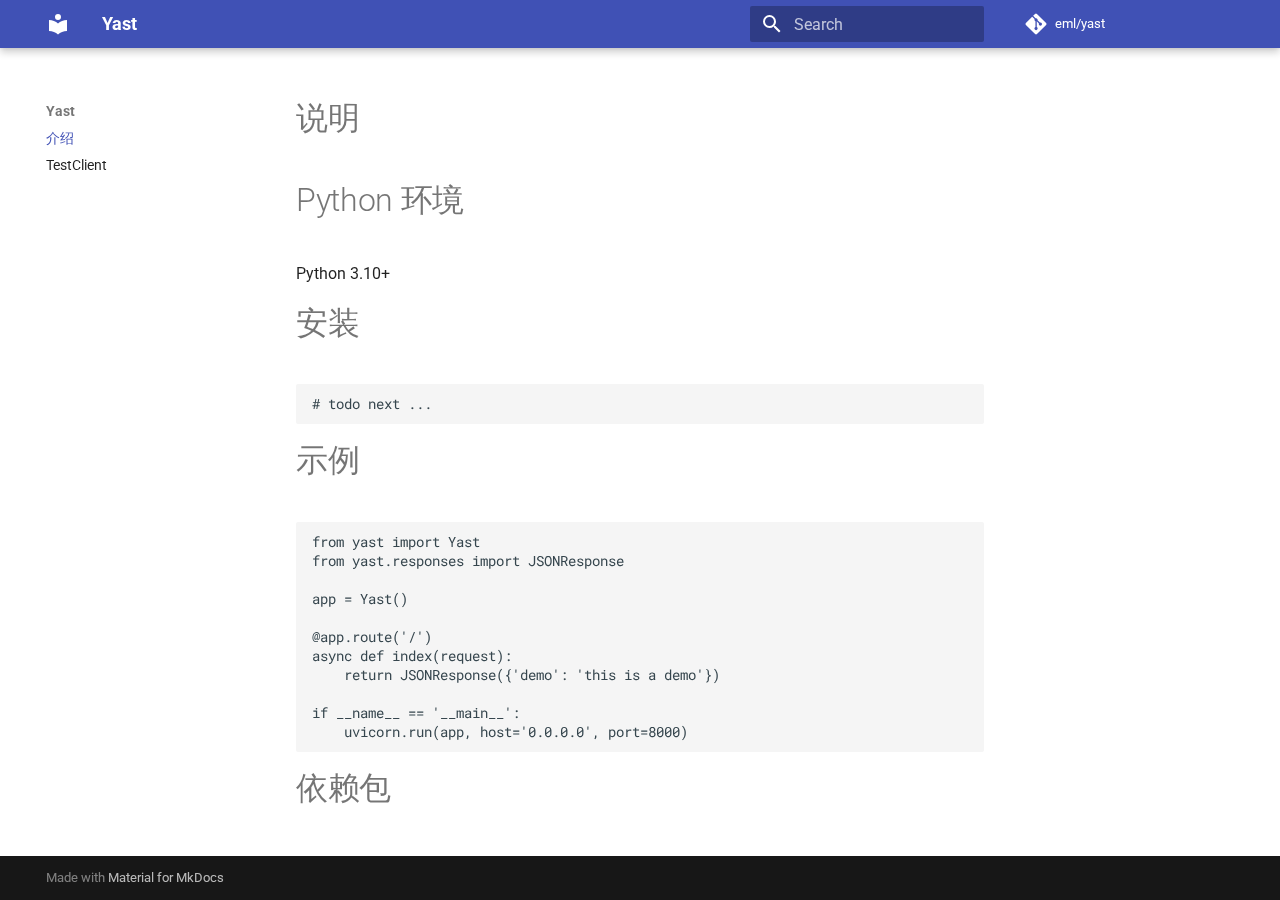
<file: demo/docs/index.html>
<!doctype html>
<html lang="en" class="no-js">
  <head>
    
      <meta charset="utf-8">
      <meta name="viewport" content="width=device-width,initial-scale=1">
      
      
      
      
      
        <link rel="next" href="testclient/">
      
      
      <link rel="icon" href="assets/images/favicon.png">
      <meta name="generator" content="mkdocs-1.5.2, mkdocs-material-9.2.8">
    
    
      
        <title>Yast</title>
      
    
    
      <link rel="stylesheet" href="assets/stylesheets/main.046329b4.min.css">
      
      


    
    
      
    
    
      
        
        
        <link rel="preconnect" href="https://fonts.gstatic.com" crossorigin>
        <link rel="stylesheet" href="https://fonts.googleapis.com/css?family=Roboto:300,300i,400,400i,700,700i%7CRoboto+Mono:400,400i,700,700i&display=fallback">
        <style>:root{--md-text-font:"Roboto";--md-code-font:"Roboto Mono"}</style>
      
    
    
    <script>__md_scope=new URL(".",location),__md_hash=e=>[...e].reduce((e,_)=>(e<<5)-e+_.charCodeAt(0),0),__md_get=(e,_=localStorage,t=__md_scope)=>JSON.parse(_.getItem(t.pathname+"."+e)),__md_set=(e,_,t=localStorage,a=__md_scope)=>{try{t.setItem(a.pathname+"."+e,JSON.stringify(_))}catch(e){}}</script>
    
      

    
    
    
  </head>
  
  
    <body dir="ltr">
  
    
    
      <script>var palette=__md_get("__palette");if(palette&&"object"==typeof palette.color)for(var key of Object.keys(palette.color))document.body.setAttribute("data-md-color-"+key,palette.color[key])</script>
    
    <input class="md-toggle" data-md-toggle="drawer" type="checkbox" id="__drawer" autocomplete="off">
    <input class="md-toggle" data-md-toggle="search" type="checkbox" id="__search" autocomplete="off">
    <label class="md-overlay" for="__drawer"></label>
    <div data-md-component="skip">
      
        
        <a href="#_1" class="md-skip">
          Skip to content
        </a>
      
    </div>
    <div data-md-component="announce">
      
    </div>
    
    
      

  

<header class="md-header md-header--shadow" data-md-component="header">
  <nav class="md-header__inner md-grid" aria-label="Header">
    <a href="." title="Yast" class="md-header__button md-logo" aria-label="Yast" data-md-component="logo">
      
  
  <svg xmlns="http://www.w3.org/2000/svg" viewBox="0 0 24 24"><path d="M12 8a3 3 0 0 0 3-3 3 3 0 0 0-3-3 3 3 0 0 0-3 3 3 3 0 0 0 3 3m0 3.54C9.64 9.35 6.5 8 3 8v11c3.5 0 6.64 1.35 9 3.54 2.36-2.19 5.5-3.54 9-3.54V8c-3.5 0-6.64 1.35-9 3.54Z"/></svg>

    </a>
    <label class="md-header__button md-icon" for="__drawer">
      
      <svg xmlns="http://www.w3.org/2000/svg" viewBox="0 0 24 24"><path d="M3 6h18v2H3V6m0 5h18v2H3v-2m0 5h18v2H3v-2Z"/></svg>
    </label>
    <div class="md-header__title" data-md-component="header-title">
      <div class="md-header__ellipsis">
        <div class="md-header__topic">
          <span class="md-ellipsis">
            Yast
          </span>
        </div>
        <div class="md-header__topic" data-md-component="header-topic">
          <span class="md-ellipsis">
            
              介绍
            
          </span>
        </div>
      </div>
    </div>
    
    
    
      <label class="md-header__button md-icon" for="__search">
        
        <svg xmlns="http://www.w3.org/2000/svg" viewBox="0 0 24 24"><path d="M9.5 3A6.5 6.5 0 0 1 16 9.5c0 1.61-.59 3.09-1.56 4.23l.27.27h.79l5 5-1.5 1.5-5-5v-.79l-.27-.27A6.516 6.516 0 0 1 9.5 16 6.5 6.5 0 0 1 3 9.5 6.5 6.5 0 0 1 9.5 3m0 2C7 5 5 7 5 9.5S7 14 9.5 14 14 12 14 9.5 12 5 9.5 5Z"/></svg>
      </label>
      <div class="md-search" data-md-component="search" role="dialog">
  <label class="md-search__overlay" for="__search"></label>
  <div class="md-search__inner" role="search">
    <form class="md-search__form" name="search">
      <input type="text" class="md-search__input" name="query" aria-label="Search" placeholder="Search" autocapitalize="off" autocorrect="off" autocomplete="off" spellcheck="false" data-md-component="search-query" required>
      <label class="md-search__icon md-icon" for="__search">
        
        <svg xmlns="http://www.w3.org/2000/svg" viewBox="0 0 24 24"><path d="M9.5 3A6.5 6.5 0 0 1 16 9.5c0 1.61-.59 3.09-1.56 4.23l.27.27h.79l5 5-1.5 1.5-5-5v-.79l-.27-.27A6.516 6.516 0 0 1 9.5 16 6.5 6.5 0 0 1 3 9.5 6.5 6.5 0 0 1 9.5 3m0 2C7 5 5 7 5 9.5S7 14 9.5 14 14 12 14 9.5 12 5 9.5 5Z"/></svg>
        
        <svg xmlns="http://www.w3.org/2000/svg" viewBox="0 0 24 24"><path d="M20 11v2H8l5.5 5.5-1.42 1.42L4.16 12l7.92-7.92L13.5 5.5 8 11h12Z"/></svg>
      </label>
      <nav class="md-search__options" aria-label="Search">
        
        <button type="reset" class="md-search__icon md-icon" title="Clear" aria-label="Clear" tabindex="-1">
          
          <svg xmlns="http://www.w3.org/2000/svg" viewBox="0 0 24 24"><path d="M19 6.41 17.59 5 12 10.59 6.41 5 5 6.41 10.59 12 5 17.59 6.41 19 12 13.41 17.59 19 19 17.59 13.41 12 19 6.41Z"/></svg>
        </button>
      </nav>
      
    </form>
    <div class="md-search__output">
      <div class="md-search__scrollwrap" data-md-scrollfix>
        <div class="md-search-result" data-md-component="search-result">
          <div class="md-search-result__meta">
            Initializing search
          </div>
          <ol class="md-search-result__list" role="presentation"></ol>
        </div>
      </div>
    </div>
  </div>
</div>
    
    
      <div class="md-header__source">
        <a href="https://github.com/emryslou/yast" title="Go to repository" class="md-source" data-md-component="source">
  <div class="md-source__icon md-icon">
    
    <svg xmlns="http://www.w3.org/2000/svg" viewBox="0 0 448 512"><!--! Font Awesome Free 6.4.2 by @fontawesome - https://fontawesome.com License - https://fontawesome.com/license/free (Icons: CC BY 4.0, Fonts: SIL OFL 1.1, Code: MIT License) Copyright 2023 Fonticons, Inc.--><path d="M439.55 236.05 244 40.45a28.87 28.87 0 0 0-40.81 0l-40.66 40.63 51.52 51.52c27.06-9.14 52.68 16.77 43.39 43.68l49.66 49.66c34.23-11.8 61.18 31 35.47 56.69-26.49 26.49-70.21-2.87-56-37.34L240.22 199v121.85c25.3 12.54 22.26 41.85 9.08 55a34.34 34.34 0 0 1-48.55 0c-17.57-17.6-11.07-46.91 11.25-56v-123c-20.8-8.51-24.6-30.74-18.64-45L142.57 101 8.45 235.14a28.86 28.86 0 0 0 0 40.81l195.61 195.6a28.86 28.86 0 0 0 40.8 0l194.69-194.69a28.86 28.86 0 0 0 0-40.81z"/></svg>
  </div>
  <div class="md-source__repository">
    eml/yast
  </div>
</a>
      </div>
    
  </nav>
  
</header>
    
    <div class="md-container" data-md-component="container">
      
      
        
          
        
      
      <main class="md-main" data-md-component="main">
        <div class="md-main__inner md-grid">
          
            
              
              <div class="md-sidebar md-sidebar--primary" data-md-component="sidebar" data-md-type="navigation" >
                <div class="md-sidebar__scrollwrap">
                  <div class="md-sidebar__inner">
                    



<nav class="md-nav md-nav--primary" aria-label="Navigation" data-md-level="0">
  <label class="md-nav__title" for="__drawer">
    <a href="." title="Yast" class="md-nav__button md-logo" aria-label="Yast" data-md-component="logo">
      
  
  <svg xmlns="http://www.w3.org/2000/svg" viewBox="0 0 24 24"><path d="M12 8a3 3 0 0 0 3-3 3 3 0 0 0-3-3 3 3 0 0 0-3 3 3 3 0 0 0 3 3m0 3.54C9.64 9.35 6.5 8 3 8v11c3.5 0 6.64 1.35 9 3.54 2.36-2.19 5.5-3.54 9-3.54V8c-3.5 0-6.64 1.35-9 3.54Z"/></svg>

    </a>
    Yast
  </label>
  
    <div class="md-nav__source">
      <a href="https://github.com/emryslou/yast" title="Go to repository" class="md-source" data-md-component="source">
  <div class="md-source__icon md-icon">
    
    <svg xmlns="http://www.w3.org/2000/svg" viewBox="0 0 448 512"><!--! Font Awesome Free 6.4.2 by @fontawesome - https://fontawesome.com License - https://fontawesome.com/license/free (Icons: CC BY 4.0, Fonts: SIL OFL 1.1, Code: MIT License) Copyright 2023 Fonticons, Inc.--><path d="M439.55 236.05 244 40.45a28.87 28.87 0 0 0-40.81 0l-40.66 40.63 51.52 51.52c27.06-9.14 52.68 16.77 43.39 43.68l49.66 49.66c34.23-11.8 61.18 31 35.47 56.69-26.49 26.49-70.21-2.87-56-37.34L240.22 199v121.85c25.3 12.54 22.26 41.85 9.08 55a34.34 34.34 0 0 1-48.55 0c-17.57-17.6-11.07-46.91 11.25-56v-123c-20.8-8.51-24.6-30.74-18.64-45L142.57 101 8.45 235.14a28.86 28.86 0 0 0 0 40.81l195.61 195.6a28.86 28.86 0 0 0 40.8 0l194.69-194.69a28.86 28.86 0 0 0 0-40.81z"/></svg>
  </div>
  <div class="md-source__repository">
    eml/yast
  </div>
</a>
    </div>
  
  <ul class="md-nav__list" data-md-scrollfix>
    
      
      
  
  
    
  
  
    <li class="md-nav__item md-nav__item--active">
      
      <input class="md-nav__toggle md-toggle" type="checkbox" id="__toc">
      
      
        
      
      
      <a href="." class="md-nav__link md-nav__link--active">
        
  
  <span class="md-ellipsis">
    介绍
  </span>
  

      </a>
      
    </li>
  

    
      
      
  
  
  
    <li class="md-nav__item">
      <a href="testclient/" class="md-nav__link">
        
  
  <span class="md-ellipsis">
    TestClient
  </span>
  

      </a>
    </li>
  

    
  </ul>
</nav>
                  </div>
                </div>
              </div>
            
            
              
              <div class="md-sidebar md-sidebar--secondary" data-md-component="sidebar" data-md-type="toc" >
                <div class="md-sidebar__scrollwrap">
                  <div class="md-sidebar__inner">
                    

<nav class="md-nav md-nav--secondary" aria-label="Table of contents">
  
  
  
    
  
  
</nav>
                  </div>
                </div>
              </div>
            
          
          
            <div class="md-content" data-md-component="content">
              <article class="md-content__inner md-typeset">
                
                  

  
  


<h1 id="_1">说明</h1>
<h1 id="python">Python 环境</h1>
<p>Python 3.10+</p>
<h1 id="_2">安装</h1>
<div class="codehilite"><pre><span></span><code><span class="c1"># todo next ...</span>
</code></pre></div>

<h1 id="_3">示例</h1>
<div class="codehilite"><pre><span></span><code><span class="kn">from</span> <span class="nn">yast</span> <span class="kn">import</span> <span class="n">Yast</span>
<span class="kn">from</span> <span class="nn">yast.responses</span> <span class="kn">import</span> <span class="n">JSONResponse</span>

<span class="n">app</span> <span class="o">=</span> <span class="n">Yast</span><span class="p">()</span>

<span class="nd">@app</span><span class="o">.</span><span class="n">route</span><span class="p">(</span><span class="s1">&#39;/&#39;</span><span class="p">)</span>
<span class="k">async</span> <span class="k">def</span> <span class="nf">index</span><span class="p">(</span><span class="n">request</span><span class="p">):</span>
    <span class="k">return</span> <span class="n">JSONResponse</span><span class="p">({</span><span class="s1">&#39;demo&#39;</span><span class="p">:</span> <span class="s1">&#39;this is a demo&#39;</span><span class="p">})</span>

<span class="k">if</span> <span class="vm">__name__</span> <span class="o">==</span> <span class="s1">&#39;__main__&#39;</span><span class="p">:</span>
    <span class="n">uvicorn</span><span class="o">.</span><span class="n">run</span><span class="p">(</span><span class="n">app</span><span class="p">,</span> <span class="n">host</span><span class="o">=</span><span class="s1">&#39;0.0.0.0&#39;</span><span class="p">,</span> <span class="n">port</span><span class="o">=</span><span class="mi">8000</span><span class="p">)</span>
</code></pre></div>

<h1 id="_4">依赖包</h1>





                
              </article>
            </div>
          
          
        </div>
        
      </main>
      
        <footer class="md-footer">
  
  <div class="md-footer-meta md-typeset">
    <div class="md-footer-meta__inner md-grid">
      <div class="md-copyright">
  
  
    Made with
    <a href="https://squidfunk.github.io/mkdocs-material/" target="_blank" rel="noopener">
      Material for MkDocs
    </a>
  
</div>
      
    </div>
  </div>
</footer>
      
    </div>
    <div class="md-dialog" data-md-component="dialog">
      <div class="md-dialog__inner md-typeset"></div>
    </div>
    
    <script id="__config" type="application/json">{"base": ".", "features": [], "search": "assets/javascripts/workers/search.dfff1995.min.js", "translations": {"clipboard.copied": "Copied to clipboard", "clipboard.copy": "Copy to clipboard", "search.result.more.one": "1 more on this page", "search.result.more.other": "# more on this page", "search.result.none": "No matching documents", "search.result.one": "1 matching document", "search.result.other": "# matching documents", "search.result.placeholder": "Type to start searching", "search.result.term.missing": "Missing", "select.version": "Select version"}}</script>
    
    
      <script src="assets/javascripts/bundle.dff1b7c8.min.js"></script>
      
    
  </body>
</html>
</file>
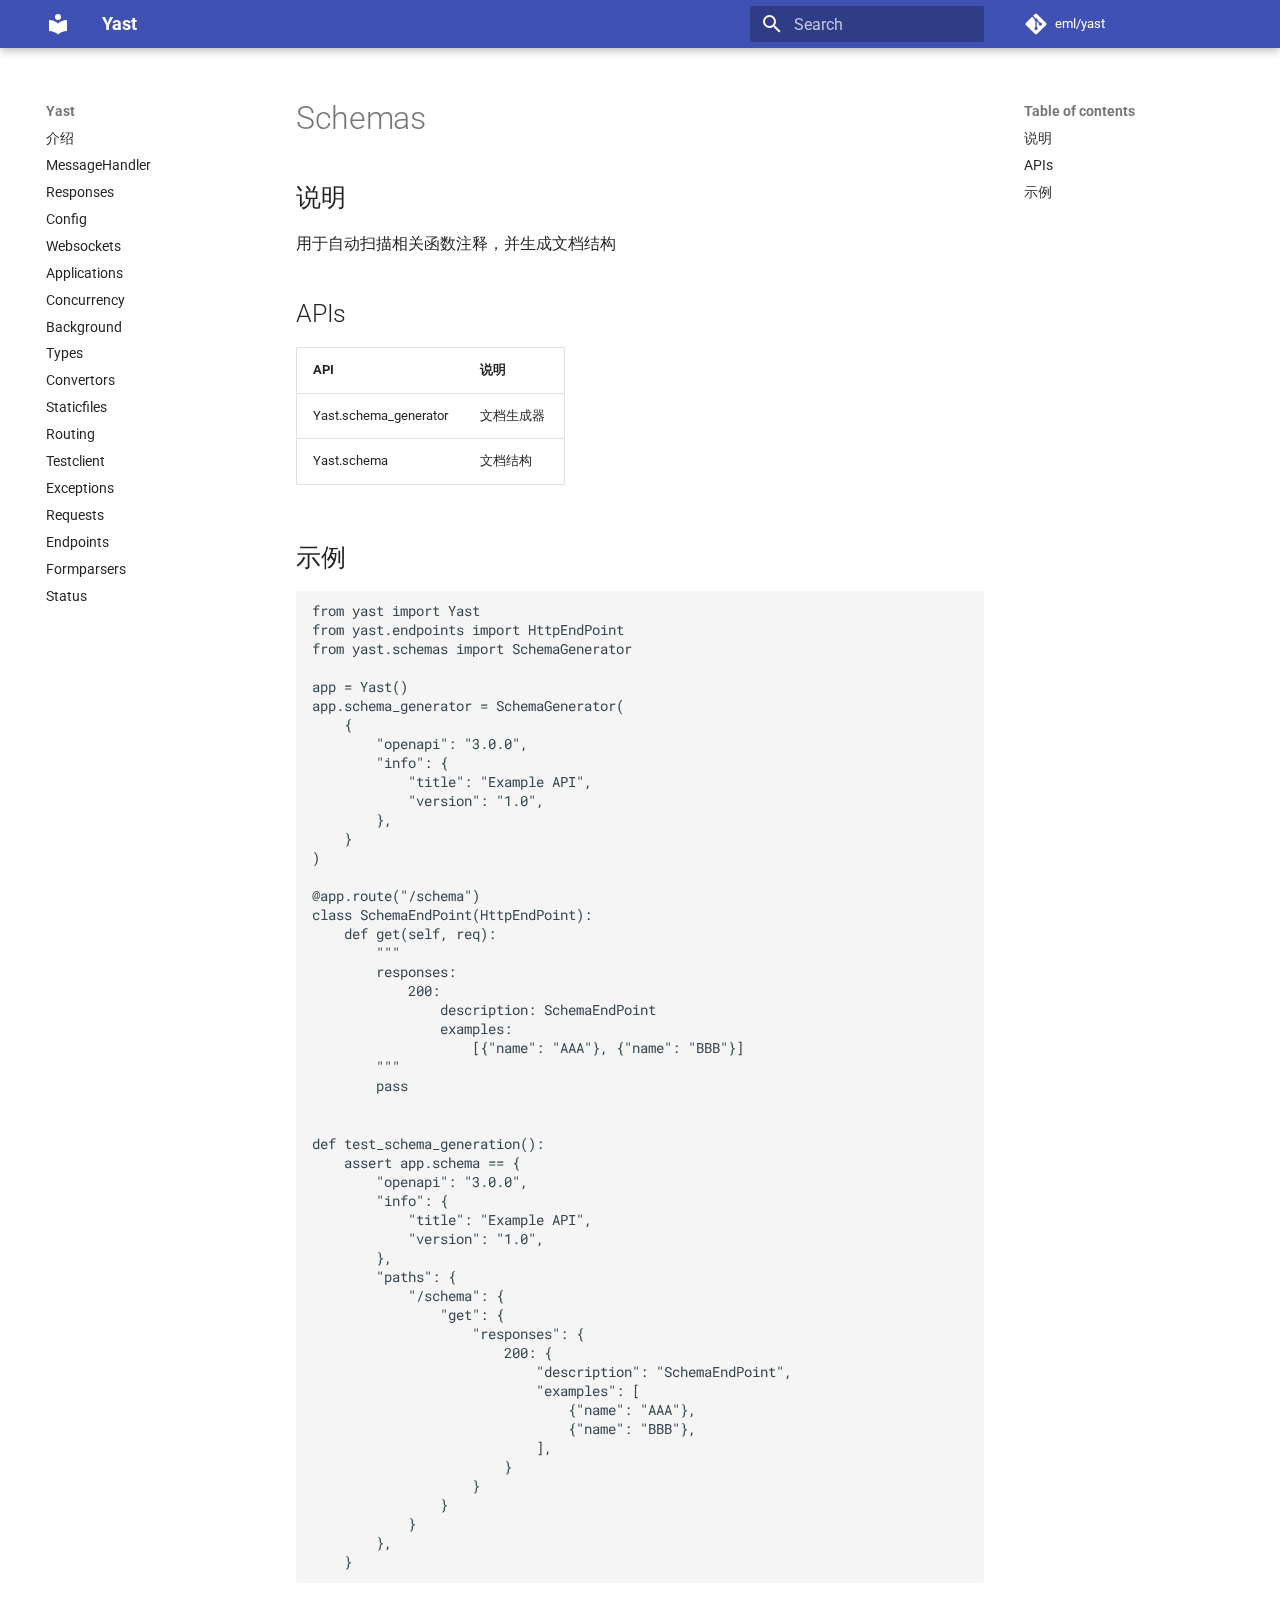
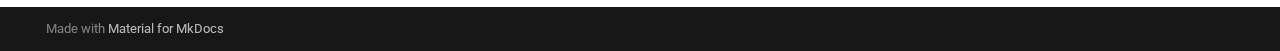
<file: demo/docs/schemas/index.html>
<!doctype html>
<html lang="en" class="no-js">
  <head>
    
      <meta charset="utf-8">
      <meta name="viewport" content="width=device-width,initial-scale=1">
      
      
      
      
      
      
      <link rel="icon" href="../assets/images/favicon.png">
      <meta name="generator" content="mkdocs-1.5.2, mkdocs-material-9.2.8">
    
    
      
        <title>Schemas - Yast</title>
      
    
    
      <link rel="stylesheet" href="../assets/stylesheets/main.046329b4.min.css">
      
      


    
    
      
    
    
      
        
        
        <link rel="preconnect" href="https://fonts.gstatic.com" crossorigin>
        <link rel="stylesheet" href="https://fonts.googleapis.com/css?family=Roboto:300,300i,400,400i,700,700i%7CRoboto+Mono:400,400i,700,700i&display=fallback">
        <style>:root{--md-text-font:"Roboto";--md-code-font:"Roboto Mono"}</style>
      
    
    
    <script>__md_scope=new URL("..",location),__md_hash=e=>[...e].reduce((e,_)=>(e<<5)-e+_.charCodeAt(0),0),__md_get=(e,_=localStorage,t=__md_scope)=>JSON.parse(_.getItem(t.pathname+"."+e)),__md_set=(e,_,t=localStorage,a=__md_scope)=>{try{t.setItem(a.pathname+"."+e,JSON.stringify(_))}catch(e){}}</script>
    
      

    
    
    
  </head>
  
  
    <body dir="ltr">
  
    
    
      <script>var palette=__md_get("__palette");if(palette&&"object"==typeof palette.color)for(var key of Object.keys(palette.color))document.body.setAttribute("data-md-color-"+key,palette.color[key])</script>
    
    <input class="md-toggle" data-md-toggle="drawer" type="checkbox" id="__drawer" autocomplete="off">
    <input class="md-toggle" data-md-toggle="search" type="checkbox" id="__search" autocomplete="off">
    <label class="md-overlay" for="__drawer"></label>
    <div data-md-component="skip">
      
        
        <a href="#schemas" class="md-skip">
          Skip to content
        </a>
      
    </div>
    <div data-md-component="announce">
      
    </div>
    
    
      

  

<header class="md-header md-header--shadow" data-md-component="header">
  <nav class="md-header__inner md-grid" aria-label="Header">
    <a href=".." title="Yast" class="md-header__button md-logo" aria-label="Yast" data-md-component="logo">
      
  
  <svg xmlns="http://www.w3.org/2000/svg" viewBox="0 0 24 24"><path d="M12 8a3 3 0 0 0 3-3 3 3 0 0 0-3-3 3 3 0 0 0-3 3 3 3 0 0 0 3 3m0 3.54C9.64 9.35 6.5 8 3 8v11c3.5 0 6.64 1.35 9 3.54 2.36-2.19 5.5-3.54 9-3.54V8c-3.5 0-6.64 1.35-9 3.54Z"/></svg>

    </a>
    <label class="md-header__button md-icon" for="__drawer">
      
      <svg xmlns="http://www.w3.org/2000/svg" viewBox="0 0 24 24"><path d="M3 6h18v2H3V6m0 5h18v2H3v-2m0 5h18v2H3v-2Z"/></svg>
    </label>
    <div class="md-header__title" data-md-component="header-title">
      <div class="md-header__ellipsis">
        <div class="md-header__topic">
          <span class="md-ellipsis">
            Yast
          </span>
        </div>
        <div class="md-header__topic" data-md-component="header-topic">
          <span class="md-ellipsis">
            
              Schemas
            
          </span>
        </div>
      </div>
    </div>
    
    
    
      <label class="md-header__button md-icon" for="__search">
        
        <svg xmlns="http://www.w3.org/2000/svg" viewBox="0 0 24 24"><path d="M9.5 3A6.5 6.5 0 0 1 16 9.5c0 1.61-.59 3.09-1.56 4.23l.27.27h.79l5 5-1.5 1.5-5-5v-.79l-.27-.27A6.516 6.516 0 0 1 9.5 16 6.5 6.5 0 0 1 3 9.5 6.5 6.5 0 0 1 9.5 3m0 2C7 5 5 7 5 9.5S7 14 9.5 14 14 12 14 9.5 12 5 9.5 5Z"/></svg>
      </label>
      <div class="md-search" data-md-component="search" role="dialog">
  <label class="md-search__overlay" for="__search"></label>
  <div class="md-search__inner" role="search">
    <form class="md-search__form" name="search">
      <input type="text" class="md-search__input" name="query" aria-label="Search" placeholder="Search" autocapitalize="off" autocorrect="off" autocomplete="off" spellcheck="false" data-md-component="search-query" required>
      <label class="md-search__icon md-icon" for="__search">
        
        <svg xmlns="http://www.w3.org/2000/svg" viewBox="0 0 24 24"><path d="M9.5 3A6.5 6.5 0 0 1 16 9.5c0 1.61-.59 3.09-1.56 4.23l.27.27h.79l5 5-1.5 1.5-5-5v-.79l-.27-.27A6.516 6.516 0 0 1 9.5 16 6.5 6.5 0 0 1 3 9.5 6.5 6.5 0 0 1 9.5 3m0 2C7 5 5 7 5 9.5S7 14 9.5 14 14 12 14 9.5 12 5 9.5 5Z"/></svg>
        
        <svg xmlns="http://www.w3.org/2000/svg" viewBox="0 0 24 24"><path d="M20 11v2H8l5.5 5.5-1.42 1.42L4.16 12l7.92-7.92L13.5 5.5 8 11h12Z"/></svg>
      </label>
      <nav class="md-search__options" aria-label="Search">
        
        <button type="reset" class="md-search__icon md-icon" title="Clear" aria-label="Clear" tabindex="-1">
          
          <svg xmlns="http://www.w3.org/2000/svg" viewBox="0 0 24 24"><path d="M19 6.41 17.59 5 12 10.59 6.41 5 5 6.41 10.59 12 5 17.59 6.41 19 12 13.41 17.59 19 19 17.59 13.41 12 19 6.41Z"/></svg>
        </button>
      </nav>
      
    </form>
    <div class="md-search__output">
      <div class="md-search__scrollwrap" data-md-scrollfix>
        <div class="md-search-result" data-md-component="search-result">
          <div class="md-search-result__meta">
            Initializing search
          </div>
          <ol class="md-search-result__list" role="presentation"></ol>
        </div>
      </div>
    </div>
  </div>
</div>
    
    
      <div class="md-header__source">
        <a href="https://github.com/emryslou/yast" title="Go to repository" class="md-source" data-md-component="source">
  <div class="md-source__icon md-icon">
    
    <svg xmlns="http://www.w3.org/2000/svg" viewBox="0 0 448 512"><!--! Font Awesome Free 6.4.2 by @fontawesome - https://fontawesome.com License - https://fontawesome.com/license/free (Icons: CC BY 4.0, Fonts: SIL OFL 1.1, Code: MIT License) Copyright 2023 Fonticons, Inc.--><path d="M439.55 236.05 244 40.45a28.87 28.87 0 0 0-40.81 0l-40.66 40.63 51.52 51.52c27.06-9.14 52.68 16.77 43.39 43.68l49.66 49.66c34.23-11.8 61.18 31 35.47 56.69-26.49 26.49-70.21-2.87-56-37.34L240.22 199v121.85c25.3 12.54 22.26 41.85 9.08 55a34.34 34.34 0 0 1-48.55 0c-17.57-17.6-11.07-46.91 11.25-56v-123c-20.8-8.51-24.6-30.74-18.64-45L142.57 101 8.45 235.14a28.86 28.86 0 0 0 0 40.81l195.61 195.6a28.86 28.86 0 0 0 40.8 0l194.69-194.69a28.86 28.86 0 0 0 0-40.81z"/></svg>
  </div>
  <div class="md-source__repository">
    eml/yast
  </div>
</a>
      </div>
    
  </nav>
  
</header>
    
    <div class="md-container" data-md-component="container">
      
      
        
          
        
      
      <main class="md-main" data-md-component="main">
        <div class="md-main__inner md-grid">
          
            
              
              <div class="md-sidebar md-sidebar--primary" data-md-component="sidebar" data-md-type="navigation" >
                <div class="md-sidebar__scrollwrap">
                  <div class="md-sidebar__inner">
                    



<nav class="md-nav md-nav--primary" aria-label="Navigation" data-md-level="0">
  <label class="md-nav__title" for="__drawer">
    <a href=".." title="Yast" class="md-nav__button md-logo" aria-label="Yast" data-md-component="logo">
      
  
  <svg xmlns="http://www.w3.org/2000/svg" viewBox="0 0 24 24"><path d="M12 8a3 3 0 0 0 3-3 3 3 0 0 0-3-3 3 3 0 0 0-3 3 3 3 0 0 0 3 3m0 3.54C9.64 9.35 6.5 8 3 8v11c3.5 0 6.64 1.35 9 3.54 2.36-2.19 5.5-3.54 9-3.54V8c-3.5 0-6.64 1.35-9 3.54Z"/></svg>

    </a>
    Yast
  </label>
  
    <div class="md-nav__source">
      <a href="https://github.com/emryslou/yast" title="Go to repository" class="md-source" data-md-component="source">
  <div class="md-source__icon md-icon">
    
    <svg xmlns="http://www.w3.org/2000/svg" viewBox="0 0 448 512"><!--! Font Awesome Free 6.4.2 by @fontawesome - https://fontawesome.com License - https://fontawesome.com/license/free (Icons: CC BY 4.0, Fonts: SIL OFL 1.1, Code: MIT License) Copyright 2023 Fonticons, Inc.--><path d="M439.55 236.05 244 40.45a28.87 28.87 0 0 0-40.81 0l-40.66 40.63 51.52 51.52c27.06-9.14 52.68 16.77 43.39 43.68l49.66 49.66c34.23-11.8 61.18 31 35.47 56.69-26.49 26.49-70.21-2.87-56-37.34L240.22 199v121.85c25.3 12.54 22.26 41.85 9.08 55a34.34 34.34 0 0 1-48.55 0c-17.57-17.6-11.07-46.91 11.25-56v-123c-20.8-8.51-24.6-30.74-18.64-45L142.57 101 8.45 235.14a28.86 28.86 0 0 0 0 40.81l195.61 195.6a28.86 28.86 0 0 0 40.8 0l194.69-194.69a28.86 28.86 0 0 0 0-40.81z"/></svg>
  </div>
  <div class="md-source__repository">
    eml/yast
  </div>
</a>
    </div>
  
  <ul class="md-nav__list" data-md-scrollfix>
    
      
      
  
  
  
    <li class="md-nav__item">
      <a href=".." class="md-nav__link">
        
  
  <span class="md-ellipsis">
    介绍
  </span>
  

      </a>
    </li>
  

    
      
      
  
  
  
    <li class="md-nav__item">
      <a href="../message_handler.md" class="md-nav__link">
        
  
  <span class="md-ellipsis">
    MessageHandler
  </span>
  

      </a>
    </li>
  

    
      
      
  
  
  
    <li class="md-nav__item">
      <a href="../responses.md" class="md-nav__link">
        
  
  <span class="md-ellipsis">
    Responses
  </span>
  

      </a>
    </li>
  

    
      
      
  
  
  
    <li class="md-nav__item">
      <a href="../config.md" class="md-nav__link">
        
  
  <span class="md-ellipsis">
    Config
  </span>
  

      </a>
    </li>
  

    
      
      
  
  
  
    <li class="md-nav__item">
      <a href="../websockets/" class="md-nav__link">
        
  
  <span class="md-ellipsis">
    Websockets
  </span>
  

      </a>
    </li>
  

    
      
      
  
  
  
    <li class="md-nav__item">
      <a href="../applications.md" class="md-nav__link">
        
  
  <span class="md-ellipsis">
    Applications
  </span>
  

      </a>
    </li>
  

    
      
      
  
  
  
    <li class="md-nav__item">
      <a href="../concurrency.md" class="md-nav__link">
        
  
  <span class="md-ellipsis">
    Concurrency
  </span>
  

      </a>
    </li>
  

    
      
      
  
  
  
    <li class="md-nav__item">
      <a href="../background.md" class="md-nav__link">
        
  
  <span class="md-ellipsis">
    Background
  </span>
  

      </a>
    </li>
  

    
      
      
  
  
  
    <li class="md-nav__item">
      <a href="../types.md" class="md-nav__link">
        
  
  <span class="md-ellipsis">
    Types
  </span>
  

      </a>
    </li>
  

    
      
      
  
  
  
    <li class="md-nav__item">
      <a href="../convertors.md" class="md-nav__link">
        
  
  <span class="md-ellipsis">
    Convertors
  </span>
  

      </a>
    </li>
  

    
      
      
  
  
  
    <li class="md-nav__item">
      <a href="../staticfiles.md" class="md-nav__link">
        
  
  <span class="md-ellipsis">
    Staticfiles
  </span>
  

      </a>
    </li>
  

    
      
      
  
  
  
    <li class="md-nav__item">
      <a href="../routing.md" class="md-nav__link">
        
  
  <span class="md-ellipsis">
    Routing
  </span>
  

      </a>
    </li>
  

    
      
      
  
  
  
    <li class="md-nav__item">
      <a href="../testclient/" class="md-nav__link">
        
  
  <span class="md-ellipsis">
    Testclient
  </span>
  

      </a>
    </li>
  

    
      
      
  
  
  
    <li class="md-nav__item">
      <a href="../exceptions.md" class="md-nav__link">
        
  
  <span class="md-ellipsis">
    Exceptions
  </span>
  

      </a>
    </li>
  

    
      
      
  
  
  
    <li class="md-nav__item">
      <a href="../requests.md" class="md-nav__link">
        
  
  <span class="md-ellipsis">
    Requests
  </span>
  

      </a>
    </li>
  

    
      
      
  
  
  
    <li class="md-nav__item">
      <a href="../endpoints.md" class="md-nav__link">
        
  
  <span class="md-ellipsis">
    Endpoints
  </span>
  

      </a>
    </li>
  

    
      
      
  
  
  
    <li class="md-nav__item">
      <a href="../formparsers.md" class="md-nav__link">
        
  
  <span class="md-ellipsis">
    Formparsers
  </span>
  

      </a>
    </li>
  

    
      
      
  
  
  
    <li class="md-nav__item">
      <a href="../status.md" class="md-nav__link">
        
  
  <span class="md-ellipsis">
    Status
  </span>
  

      </a>
    </li>
  

    
  </ul>
</nav>
                  </div>
                </div>
              </div>
            
            
              
              <div class="md-sidebar md-sidebar--secondary" data-md-component="sidebar" data-md-type="toc" >
                <div class="md-sidebar__scrollwrap">
                  <div class="md-sidebar__inner">
                    

<nav class="md-nav md-nav--secondary" aria-label="Table of contents">
  
  
  
    
  
  
    <label class="md-nav__title" for="__toc">
      <span class="md-nav__icon md-icon"></span>
      Table of contents
    </label>
    <ul class="md-nav__list" data-md-component="toc" data-md-scrollfix>
      
        <li class="md-nav__item">
  <a href="#_1" class="md-nav__link">
    说明
  </a>
  
</li>
      
        <li class="md-nav__item">
  <a href="#apis" class="md-nav__link">
    APIs
  </a>
  
</li>
      
        <li class="md-nav__item">
  <a href="#_2" class="md-nav__link">
    示例
  </a>
  
</li>
      
    </ul>
  
</nav>
                  </div>
                </div>
              </div>
            
          
          
            <div class="md-content" data-md-component="content">
              <article class="md-content__inner md-typeset">
                
                  

  
  


<h1 id="schemas">Schemas</h1>
<h2 id="_1">说明</h2>
<p>用于自动扫描相关函数注释，并生成文档结构</p>
<h2 id="apis">APIs</h2>
<table>
<thead>
<tr>
<th>API</th>
<th>说明</th>
</tr>
</thead>
<tbody>
<tr>
<td>Yast.schema_generator</td>
<td>文档生成器</td>
</tr>
<tr>
<td>Yast.schema</td>
<td>文档结构</td>
</tr>
</tbody>
</table>
<h2 id="_2">示例</h2>
<div class="codehilite"><pre><span></span><code><span class="kn">from</span> <span class="nn">yast</span> <span class="kn">import</span> <span class="n">Yast</span>
<span class="kn">from</span> <span class="nn">yast.endpoints</span> <span class="kn">import</span> <span class="n">HttpEndPoint</span>
<span class="kn">from</span> <span class="nn">yast.schemas</span> <span class="kn">import</span> <span class="n">SchemaGenerator</span>

<span class="n">app</span> <span class="o">=</span> <span class="n">Yast</span><span class="p">()</span>
<span class="n">app</span><span class="o">.</span><span class="n">schema_generator</span> <span class="o">=</span> <span class="n">SchemaGenerator</span><span class="p">(</span>
    <span class="p">{</span>
        <span class="s2">&quot;openapi&quot;</span><span class="p">:</span> <span class="s2">&quot;3.0.0&quot;</span><span class="p">,</span>
        <span class="s2">&quot;info&quot;</span><span class="p">:</span> <span class="p">{</span>
            <span class="s2">&quot;title&quot;</span><span class="p">:</span> <span class="s2">&quot;Example API&quot;</span><span class="p">,</span>
            <span class="s2">&quot;version&quot;</span><span class="p">:</span> <span class="s2">&quot;1.0&quot;</span><span class="p">,</span>
        <span class="p">},</span>
    <span class="p">}</span>
<span class="p">)</span>

<span class="nd">@app</span><span class="o">.</span><span class="n">route</span><span class="p">(</span><span class="s2">&quot;/schema&quot;</span><span class="p">)</span>
<span class="k">class</span> <span class="nc">SchemaEndPoint</span><span class="p">(</span><span class="n">HttpEndPoint</span><span class="p">):</span>
    <span class="k">def</span> <span class="nf">get</span><span class="p">(</span><span class="bp">self</span><span class="p">,</span> <span class="n">req</span><span class="p">):</span>
<span class="w">        </span><span class="sd">&quot;&quot;&quot;</span>
<span class="sd">        responses:</span>
<span class="sd">            200:</span>
<span class="sd">                description: SchemaEndPoint</span>
<span class="sd">                examples:</span>
<span class="sd">                    [{&quot;name&quot;: &quot;AAA&quot;}, {&quot;name&quot;: &quot;BBB&quot;}]</span>
<span class="sd">        &quot;&quot;&quot;</span>
        <span class="k">pass</span>


<span class="k">def</span> <span class="nf">test_schema_generation</span><span class="p">():</span>
    <span class="k">assert</span> <span class="n">app</span><span class="o">.</span><span class="n">schema</span> <span class="o">==</span> <span class="p">{</span>
        <span class="s2">&quot;openapi&quot;</span><span class="p">:</span> <span class="s2">&quot;3.0.0&quot;</span><span class="p">,</span>
        <span class="s2">&quot;info&quot;</span><span class="p">:</span> <span class="p">{</span>
            <span class="s2">&quot;title&quot;</span><span class="p">:</span> <span class="s2">&quot;Example API&quot;</span><span class="p">,</span>
            <span class="s2">&quot;version&quot;</span><span class="p">:</span> <span class="s2">&quot;1.0&quot;</span><span class="p">,</span>
        <span class="p">},</span>
        <span class="s2">&quot;paths&quot;</span><span class="p">:</span> <span class="p">{</span>
            <span class="s2">&quot;/schema&quot;</span><span class="p">:</span> <span class="p">{</span>
                <span class="s2">&quot;get&quot;</span><span class="p">:</span> <span class="p">{</span>
                    <span class="s2">&quot;responses&quot;</span><span class="p">:</span> <span class="p">{</span>
                        <span class="mi">200</span><span class="p">:</span> <span class="p">{</span>
                            <span class="s2">&quot;description&quot;</span><span class="p">:</span> <span class="s2">&quot;SchemaEndPoint&quot;</span><span class="p">,</span>
                            <span class="s2">&quot;examples&quot;</span><span class="p">:</span> <span class="p">[</span>
                                <span class="p">{</span><span class="s2">&quot;name&quot;</span><span class="p">:</span> <span class="s2">&quot;AAA&quot;</span><span class="p">},</span>
                                <span class="p">{</span><span class="s2">&quot;name&quot;</span><span class="p">:</span> <span class="s2">&quot;BBB&quot;</span><span class="p">},</span>
                            <span class="p">],</span>
                        <span class="p">}</span>
                    <span class="p">}</span>
                <span class="p">}</span>
            <span class="p">}</span>
        <span class="p">},</span>
    <span class="p">}</span>
</code></pre></div>





                
              </article>
            </div>
          
          
        </div>
        
      </main>
      
        <footer class="md-footer">
  
  <div class="md-footer-meta md-typeset">
    <div class="md-footer-meta__inner md-grid">
      <div class="md-copyright">
  
  
    Made with
    <a href="https://squidfunk.github.io/mkdocs-material/" target="_blank" rel="noopener">
      Material for MkDocs
    </a>
  
</div>
      
    </div>
  </div>
</footer>
      
    </div>
    <div class="md-dialog" data-md-component="dialog">
      <div class="md-dialog__inner md-typeset"></div>
    </div>
    
    <script id="__config" type="application/json">{"base": "..", "features": [], "search": "../assets/javascripts/workers/search.dfff1995.min.js", "translations": {"clipboard.copied": "Copied to clipboard", "clipboard.copy": "Copy to clipboard", "search.result.more.one": "1 more on this page", "search.result.more.other": "# more on this page", "search.result.none": "No matching documents", "search.result.one": "1 matching document", "search.result.other": "# matching documents", "search.result.placeholder": "Type to start searching", "search.result.term.missing": "Missing", "select.version": "Select version"}}</script>
    
    
      <script src="../assets/javascripts/bundle.dff1b7c8.min.js"></script>
      
    
  </body>
</html>
</file>
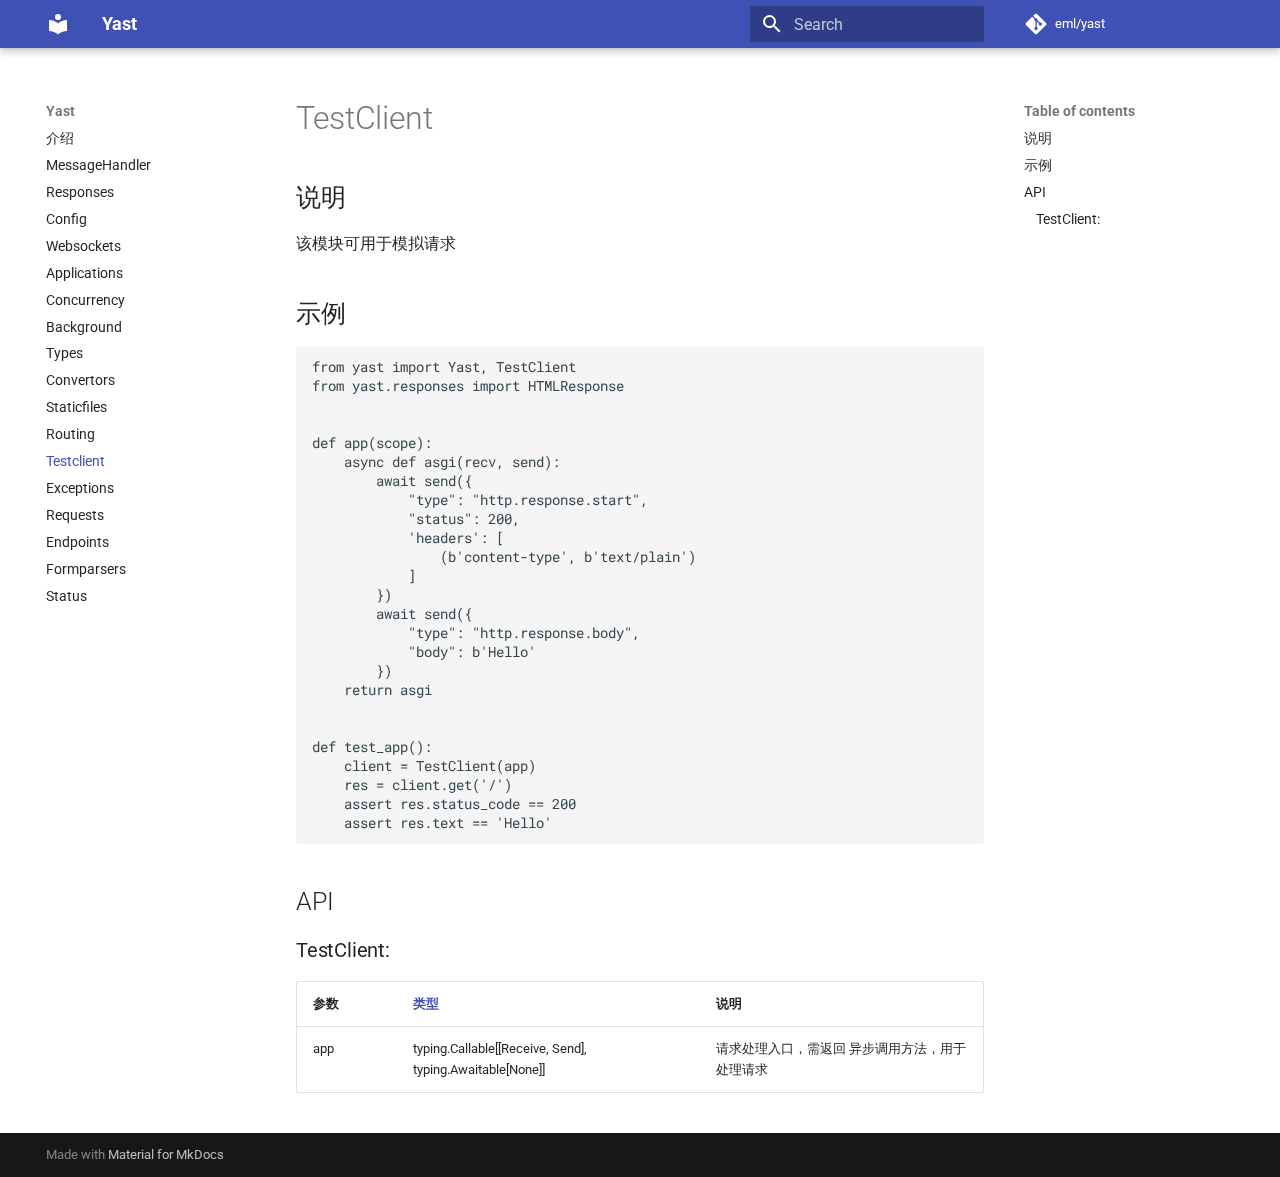
<file: demo/docs/testclient/index.html>
<!doctype html>
<html lang="en" class="no-js">
  <head>
    
      <meta charset="utf-8">
      <meta name="viewport" content="width=device-width,initial-scale=1">
      
      
      
      
        <link rel="prev" href="../websockets/">
      
      
      
      <link rel="icon" href="../assets/images/favicon.png">
      <meta name="generator" content="mkdocs-1.5.2, mkdocs-material-9.2.8">
    
    
      
        <title>Testclient - Yast</title>
      
    
    
      <link rel="stylesheet" href="../assets/stylesheets/main.046329b4.min.css">
      
      


    
    
      
    
    
      
        
        
        <link rel="preconnect" href="https://fonts.gstatic.com" crossorigin>
        <link rel="stylesheet" href="https://fonts.googleapis.com/css?family=Roboto:300,300i,400,400i,700,700i%7CRoboto+Mono:400,400i,700,700i&display=fallback">
        <style>:root{--md-text-font:"Roboto";--md-code-font:"Roboto Mono"}</style>
      
    
    
    <script>__md_scope=new URL("..",location),__md_hash=e=>[...e].reduce((e,_)=>(e<<5)-e+_.charCodeAt(0),0),__md_get=(e,_=localStorage,t=__md_scope)=>JSON.parse(_.getItem(t.pathname+"."+e)),__md_set=(e,_,t=localStorage,a=__md_scope)=>{try{t.setItem(a.pathname+"."+e,JSON.stringify(_))}catch(e){}}</script>
    
      

    
    
    
  </head>
  
  
    <body dir="ltr">
  
    
    
      <script>var palette=__md_get("__palette");if(palette&&"object"==typeof palette.color)for(var key of Object.keys(palette.color))document.body.setAttribute("data-md-color-"+key,palette.color[key])</script>
    
    <input class="md-toggle" data-md-toggle="drawer" type="checkbox" id="__drawer" autocomplete="off">
    <input class="md-toggle" data-md-toggle="search" type="checkbox" id="__search" autocomplete="off">
    <label class="md-overlay" for="__drawer"></label>
    <div data-md-component="skip">
      
        
        <a href="#testclient" class="md-skip">
          Skip to content
        </a>
      
    </div>
    <div data-md-component="announce">
      
    </div>
    
    
      

  

<header class="md-header md-header--shadow" data-md-component="header">
  <nav class="md-header__inner md-grid" aria-label="Header">
    <a href=".." title="Yast" class="md-header__button md-logo" aria-label="Yast" data-md-component="logo">
      
  
  <svg xmlns="http://www.w3.org/2000/svg" viewBox="0 0 24 24"><path d="M12 8a3 3 0 0 0 3-3 3 3 0 0 0-3-3 3 3 0 0 0-3 3 3 3 0 0 0 3 3m0 3.54C9.64 9.35 6.5 8 3 8v11c3.5 0 6.64 1.35 9 3.54 2.36-2.19 5.5-3.54 9-3.54V8c-3.5 0-6.64 1.35-9 3.54Z"/></svg>

    </a>
    <label class="md-header__button md-icon" for="__drawer">
      
      <svg xmlns="http://www.w3.org/2000/svg" viewBox="0 0 24 24"><path d="M3 6h18v2H3V6m0 5h18v2H3v-2m0 5h18v2H3v-2Z"/></svg>
    </label>
    <div class="md-header__title" data-md-component="header-title">
      <div class="md-header__ellipsis">
        <div class="md-header__topic">
          <span class="md-ellipsis">
            Yast
          </span>
        </div>
        <div class="md-header__topic" data-md-component="header-topic">
          <span class="md-ellipsis">
            
              Testclient
            
          </span>
        </div>
      </div>
    </div>
    
    
    
      <label class="md-header__button md-icon" for="__search">
        
        <svg xmlns="http://www.w3.org/2000/svg" viewBox="0 0 24 24"><path d="M9.5 3A6.5 6.5 0 0 1 16 9.5c0 1.61-.59 3.09-1.56 4.23l.27.27h.79l5 5-1.5 1.5-5-5v-.79l-.27-.27A6.516 6.516 0 0 1 9.5 16 6.5 6.5 0 0 1 3 9.5 6.5 6.5 0 0 1 9.5 3m0 2C7 5 5 7 5 9.5S7 14 9.5 14 14 12 14 9.5 12 5 9.5 5Z"/></svg>
      </label>
      <div class="md-search" data-md-component="search" role="dialog">
  <label class="md-search__overlay" for="__search"></label>
  <div class="md-search__inner" role="search">
    <form class="md-search__form" name="search">
      <input type="text" class="md-search__input" name="query" aria-label="Search" placeholder="Search" autocapitalize="off" autocorrect="off" autocomplete="off" spellcheck="false" data-md-component="search-query" required>
      <label class="md-search__icon md-icon" for="__search">
        
        <svg xmlns="http://www.w3.org/2000/svg" viewBox="0 0 24 24"><path d="M9.5 3A6.5 6.5 0 0 1 16 9.5c0 1.61-.59 3.09-1.56 4.23l.27.27h.79l5 5-1.5 1.5-5-5v-.79l-.27-.27A6.516 6.516 0 0 1 9.5 16 6.5 6.5 0 0 1 3 9.5 6.5 6.5 0 0 1 9.5 3m0 2C7 5 5 7 5 9.5S7 14 9.5 14 14 12 14 9.5 12 5 9.5 5Z"/></svg>
        
        <svg xmlns="http://www.w3.org/2000/svg" viewBox="0 0 24 24"><path d="M20 11v2H8l5.5 5.5-1.42 1.42L4.16 12l7.92-7.92L13.5 5.5 8 11h12Z"/></svg>
      </label>
      <nav class="md-search__options" aria-label="Search">
        
        <button type="reset" class="md-search__icon md-icon" title="Clear" aria-label="Clear" tabindex="-1">
          
          <svg xmlns="http://www.w3.org/2000/svg" viewBox="0 0 24 24"><path d="M19 6.41 17.59 5 12 10.59 6.41 5 5 6.41 10.59 12 5 17.59 6.41 19 12 13.41 17.59 19 19 17.59 13.41 12 19 6.41Z"/></svg>
        </button>
      </nav>
      
    </form>
    <div class="md-search__output">
      <div class="md-search__scrollwrap" data-md-scrollfix>
        <div class="md-search-result" data-md-component="search-result">
          <div class="md-search-result__meta">
            Initializing search
          </div>
          <ol class="md-search-result__list" role="presentation"></ol>
        </div>
      </div>
    </div>
  </div>
</div>
    
    
      <div class="md-header__source">
        <a href="https://github.com/emryslou/yast" title="Go to repository" class="md-source" data-md-component="source">
  <div class="md-source__icon md-icon">
    
    <svg xmlns="http://www.w3.org/2000/svg" viewBox="0 0 448 512"><!--! Font Awesome Free 6.4.2 by @fontawesome - https://fontawesome.com License - https://fontawesome.com/license/free (Icons: CC BY 4.0, Fonts: SIL OFL 1.1, Code: MIT License) Copyright 2023 Fonticons, Inc.--><path d="M439.55 236.05 244 40.45a28.87 28.87 0 0 0-40.81 0l-40.66 40.63 51.52 51.52c27.06-9.14 52.68 16.77 43.39 43.68l49.66 49.66c34.23-11.8 61.18 31 35.47 56.69-26.49 26.49-70.21-2.87-56-37.34L240.22 199v121.85c25.3 12.54 22.26 41.85 9.08 55a34.34 34.34 0 0 1-48.55 0c-17.57-17.6-11.07-46.91 11.25-56v-123c-20.8-8.51-24.6-30.74-18.64-45L142.57 101 8.45 235.14a28.86 28.86 0 0 0 0 40.81l195.61 195.6a28.86 28.86 0 0 0 40.8 0l194.69-194.69a28.86 28.86 0 0 0 0-40.81z"/></svg>
  </div>
  <div class="md-source__repository">
    eml/yast
  </div>
</a>
      </div>
    
  </nav>
  
</header>
    
    <div class="md-container" data-md-component="container">
      
      
        
          
        
      
      <main class="md-main" data-md-component="main">
        <div class="md-main__inner md-grid">
          
            
              
              <div class="md-sidebar md-sidebar--primary" data-md-component="sidebar" data-md-type="navigation" >
                <div class="md-sidebar__scrollwrap">
                  <div class="md-sidebar__inner">
                    



<nav class="md-nav md-nav--primary" aria-label="Navigation" data-md-level="0">
  <label class="md-nav__title" for="__drawer">
    <a href=".." title="Yast" class="md-nav__button md-logo" aria-label="Yast" data-md-component="logo">
      
  
  <svg xmlns="http://www.w3.org/2000/svg" viewBox="0 0 24 24"><path d="M12 8a3 3 0 0 0 3-3 3 3 0 0 0-3-3 3 3 0 0 0-3 3 3 3 0 0 0 3 3m0 3.54C9.64 9.35 6.5 8 3 8v11c3.5 0 6.64 1.35 9 3.54 2.36-2.19 5.5-3.54 9-3.54V8c-3.5 0-6.64 1.35-9 3.54Z"/></svg>

    </a>
    Yast
  </label>
  
    <div class="md-nav__source">
      <a href="https://github.com/emryslou/yast" title="Go to repository" class="md-source" data-md-component="source">
  <div class="md-source__icon md-icon">
    
    <svg xmlns="http://www.w3.org/2000/svg" viewBox="0 0 448 512"><!--! Font Awesome Free 6.4.2 by @fontawesome - https://fontawesome.com License - https://fontawesome.com/license/free (Icons: CC BY 4.0, Fonts: SIL OFL 1.1, Code: MIT License) Copyright 2023 Fonticons, Inc.--><path d="M439.55 236.05 244 40.45a28.87 28.87 0 0 0-40.81 0l-40.66 40.63 51.52 51.52c27.06-9.14 52.68 16.77 43.39 43.68l49.66 49.66c34.23-11.8 61.18 31 35.47 56.69-26.49 26.49-70.21-2.87-56-37.34L240.22 199v121.85c25.3 12.54 22.26 41.85 9.08 55a34.34 34.34 0 0 1-48.55 0c-17.57-17.6-11.07-46.91 11.25-56v-123c-20.8-8.51-24.6-30.74-18.64-45L142.57 101 8.45 235.14a28.86 28.86 0 0 0 0 40.81l195.61 195.6a28.86 28.86 0 0 0 40.8 0l194.69-194.69a28.86 28.86 0 0 0 0-40.81z"/></svg>
  </div>
  <div class="md-source__repository">
    eml/yast
  </div>
</a>
    </div>
  
  <ul class="md-nav__list" data-md-scrollfix>
    
      
      
  
  
  
    <li class="md-nav__item">
      <a href=".." class="md-nav__link">
        
  
  <span class="md-ellipsis">
    介绍
  </span>
  

      </a>
    </li>
  

    
      
      
  
  
  
    <li class="md-nav__item">
      <a href="../message_handler.md" class="md-nav__link">
        
  
  <span class="md-ellipsis">
    MessageHandler
  </span>
  

      </a>
    </li>
  

    
      
      
  
  
  
    <li class="md-nav__item">
      <a href="../responses.md" class="md-nav__link">
        
  
  <span class="md-ellipsis">
    Responses
  </span>
  

      </a>
    </li>
  

    
      
      
  
  
  
    <li class="md-nav__item">
      <a href="../config.md" class="md-nav__link">
        
  
  <span class="md-ellipsis">
    Config
  </span>
  

      </a>
    </li>
  

    
      
      
  
  
  
    <li class="md-nav__item">
      <a href="../websockets/" class="md-nav__link">
        
  
  <span class="md-ellipsis">
    Websockets
  </span>
  

      </a>
    </li>
  

    
      
      
  
  
  
    <li class="md-nav__item">
      <a href="../applications.md" class="md-nav__link">
        
  
  <span class="md-ellipsis">
    Applications
  </span>
  

      </a>
    </li>
  

    
      
      
  
  
  
    <li class="md-nav__item">
      <a href="../concurrency.md" class="md-nav__link">
        
  
  <span class="md-ellipsis">
    Concurrency
  </span>
  

      </a>
    </li>
  

    
      
      
  
  
  
    <li class="md-nav__item">
      <a href="../background.md" class="md-nav__link">
        
  
  <span class="md-ellipsis">
    Background
  </span>
  

      </a>
    </li>
  

    
      
      
  
  
  
    <li class="md-nav__item">
      <a href="../types.md" class="md-nav__link">
        
  
  <span class="md-ellipsis">
    Types
  </span>
  

      </a>
    </li>
  

    
      
      
  
  
  
    <li class="md-nav__item">
      <a href="../convertors.md" class="md-nav__link">
        
  
  <span class="md-ellipsis">
    Convertors
  </span>
  

      </a>
    </li>
  

    
      
      
  
  
  
    <li class="md-nav__item">
      <a href="../staticfiles.md" class="md-nav__link">
        
  
  <span class="md-ellipsis">
    Staticfiles
  </span>
  

      </a>
    </li>
  

    
      
      
  
  
  
    <li class="md-nav__item">
      <a href="../routing.md" class="md-nav__link">
        
  
  <span class="md-ellipsis">
    Routing
  </span>
  

      </a>
    </li>
  

    
      
      
  
  
    
  
  
    <li class="md-nav__item md-nav__item--active">
      
      <input class="md-nav__toggle md-toggle" type="checkbox" id="__toc">
      
      
        
      
      
        <label class="md-nav__link md-nav__link--active" for="__toc">
          
  
  <span class="md-ellipsis">
    Testclient
  </span>
  

          <span class="md-nav__icon md-icon"></span>
        </label>
      
      <a href="./" class="md-nav__link md-nav__link--active">
        
  
  <span class="md-ellipsis">
    Testclient
  </span>
  

      </a>
      
        

<nav class="md-nav md-nav--secondary" aria-label="Table of contents">
  
  
  
    
  
  
    <label class="md-nav__title" for="__toc">
      <span class="md-nav__icon md-icon"></span>
      Table of contents
    </label>
    <ul class="md-nav__list" data-md-component="toc" data-md-scrollfix>
      
        <li class="md-nav__item">
  <a href="#_1" class="md-nav__link">
    说明
  </a>
  
</li>
      
        <li class="md-nav__item">
  <a href="#_2" class="md-nav__link">
    示例
  </a>
  
</li>
      
        <li class="md-nav__item">
  <a href="#api" class="md-nav__link">
    API
  </a>
  
    <nav class="md-nav" aria-label="API">
      <ul class="md-nav__list">
        
          <li class="md-nav__item">
  <a href="#testclient_1" class="md-nav__link">
    TestClient:
  </a>
  
</li>
        
      </ul>
    </nav>
  
</li>
      
    </ul>
  
</nav>
      
    </li>
  

    
      
      
  
  
  
    <li class="md-nav__item">
      <a href="../exceptions.md" class="md-nav__link">
        
  
  <span class="md-ellipsis">
    Exceptions
  </span>
  

      </a>
    </li>
  

    
      
      
  
  
  
    <li class="md-nav__item">
      <a href="../requests.md" class="md-nav__link">
        
  
  <span class="md-ellipsis">
    Requests
  </span>
  

      </a>
    </li>
  

    
      
      
  
  
  
    <li class="md-nav__item">
      <a href="../endpoints.md" class="md-nav__link">
        
  
  <span class="md-ellipsis">
    Endpoints
  </span>
  

      </a>
    </li>
  

    
      
      
  
  
  
    <li class="md-nav__item">
      <a href="../formparsers.md" class="md-nav__link">
        
  
  <span class="md-ellipsis">
    Formparsers
  </span>
  

      </a>
    </li>
  

    
      
      
  
  
  
    <li class="md-nav__item">
      <a href="../status.md" class="md-nav__link">
        
  
  <span class="md-ellipsis">
    Status
  </span>
  

      </a>
    </li>
  

    
  </ul>
</nav>
                  </div>
                </div>
              </div>
            
            
              
              <div class="md-sidebar md-sidebar--secondary" data-md-component="sidebar" data-md-type="toc" >
                <div class="md-sidebar__scrollwrap">
                  <div class="md-sidebar__inner">
                    

<nav class="md-nav md-nav--secondary" aria-label="Table of contents">
  
  
  
    
  
  
    <label class="md-nav__title" for="__toc">
      <span class="md-nav__icon md-icon"></span>
      Table of contents
    </label>
    <ul class="md-nav__list" data-md-component="toc" data-md-scrollfix>
      
        <li class="md-nav__item">
  <a href="#_1" class="md-nav__link">
    说明
  </a>
  
</li>
      
        <li class="md-nav__item">
  <a href="#_2" class="md-nav__link">
    示例
  </a>
  
</li>
      
        <li class="md-nav__item">
  <a href="#api" class="md-nav__link">
    API
  </a>
  
    <nav class="md-nav" aria-label="API">
      <ul class="md-nav__list">
        
          <li class="md-nav__item">
  <a href="#testclient_1" class="md-nav__link">
    TestClient:
  </a>
  
</li>
        
      </ul>
    </nav>
  
</li>
      
    </ul>
  
</nav>
                  </div>
                </div>
              </div>
            
          
          
            <div class="md-content" data-md-component="content">
              <article class="md-content__inner md-typeset">
                
                  

  
  


<h1 id="testclient">TestClient</h1>
<h2 id="_1">说明</h2>
<p>该模块可用于模拟请求</p>
<h2 id="_2">示例</h2>
<div class="codehilite"><pre><span></span><code><span class="kn">from</span> <span class="nn">yast</span> <span class="kn">import</span> <span class="n">Yast</span><span class="p">,</span> <span class="n">TestClient</span>
<span class="kn">from</span> <span class="nn">yast.responses</span> <span class="kn">import</span> <span class="n">HTMLResponse</span>


<span class="k">def</span> <span class="nf">app</span><span class="p">(</span><span class="n">scope</span><span class="p">):</span>
    <span class="k">async</span> <span class="k">def</span> <span class="nf">asgi</span><span class="p">(</span><span class="n">recv</span><span class="p">,</span> <span class="n">send</span><span class="p">):</span>
        <span class="k">await</span> <span class="n">send</span><span class="p">({</span>
            <span class="s2">&quot;type&quot;</span><span class="p">:</span> <span class="s2">&quot;http.response.start&quot;</span><span class="p">,</span>
            <span class="s2">&quot;status&quot;</span><span class="p">:</span> <span class="mi">200</span><span class="p">,</span>
            <span class="s1">&#39;headers&#39;</span><span class="p">:</span> <span class="p">[</span>
                <span class="p">(</span><span class="sa">b</span><span class="s1">&#39;content-type&#39;</span><span class="p">,</span> <span class="sa">b</span><span class="s1">&#39;text/plain&#39;</span><span class="p">)</span>
            <span class="p">]</span>
        <span class="p">})</span>
        <span class="k">await</span> <span class="n">send</span><span class="p">({</span>
            <span class="s2">&quot;type&quot;</span><span class="p">:</span> <span class="s2">&quot;http.response.body&quot;</span><span class="p">,</span>
            <span class="s2">&quot;body&quot;</span><span class="p">:</span> <span class="sa">b</span><span class="s1">&#39;Hello&#39;</span>
        <span class="p">})</span>
    <span class="k">return</span> <span class="n">asgi</span>


<span class="k">def</span> <span class="nf">test_app</span><span class="p">():</span>
    <span class="n">client</span> <span class="o">=</span> <span class="n">TestClient</span><span class="p">(</span><span class="n">app</span><span class="p">)</span>
    <span class="n">res</span> <span class="o">=</span> <span class="n">client</span><span class="o">.</span><span class="n">get</span><span class="p">(</span><span class="s1">&#39;/&#39;</span><span class="p">)</span>
    <span class="k">assert</span> <span class="n">res</span><span class="o">.</span><span class="n">status_code</span> <span class="o">==</span> <span class="mi">200</span>
    <span class="k">assert</span> <span class="n">res</span><span class="o">.</span><span class="n">text</span> <span class="o">==</span> <span class="s1">&#39;Hello&#39;</span>
</code></pre></div>

<h2 id="api">API</h2>
<h3 id="testclient_1">TestClient:</h3>
<table>
<thead>
<tr>
<th>参数</th>
<th><a href="/#typehint">类型</a></th>
<th>说明</th>
</tr>
</thead>
<tbody>
<tr>
<td>app</td>
<td>typing.Callable[[Receive, Send], typing.Awaitable[None]]</td>
<td>请求处理入口，需返回 异步调用方法，用于处理请求</td>
</tr>
</tbody>
</table>





                
              </article>
            </div>
          
          
        </div>
        
      </main>
      
        <footer class="md-footer">
  
  <div class="md-footer-meta md-typeset">
    <div class="md-footer-meta__inner md-grid">
      <div class="md-copyright">
  
  
    Made with
    <a href="https://squidfunk.github.io/mkdocs-material/" target="_blank" rel="noopener">
      Material for MkDocs
    </a>
  
</div>
      
    </div>
  </div>
</footer>
      
    </div>
    <div class="md-dialog" data-md-component="dialog">
      <div class="md-dialog__inner md-typeset"></div>
    </div>
    
    <script id="__config" type="application/json">{"base": "..", "features": [], "search": "../assets/javascripts/workers/search.dfff1995.min.js", "translations": {"clipboard.copied": "Copied to clipboard", "clipboard.copy": "Copy to clipboard", "search.result.more.one": "1 more on this page", "search.result.more.other": "# more on this page", "search.result.none": "No matching documents", "search.result.one": "1 matching document", "search.result.other": "# matching documents", "search.result.placeholder": "Type to start searching", "search.result.term.missing": "Missing", "select.version": "Select version"}}</script>
    
    
      <script src="../assets/javascripts/bundle.dff1b7c8.min.js"></script>
      
    
  </body>
</html>
</file>
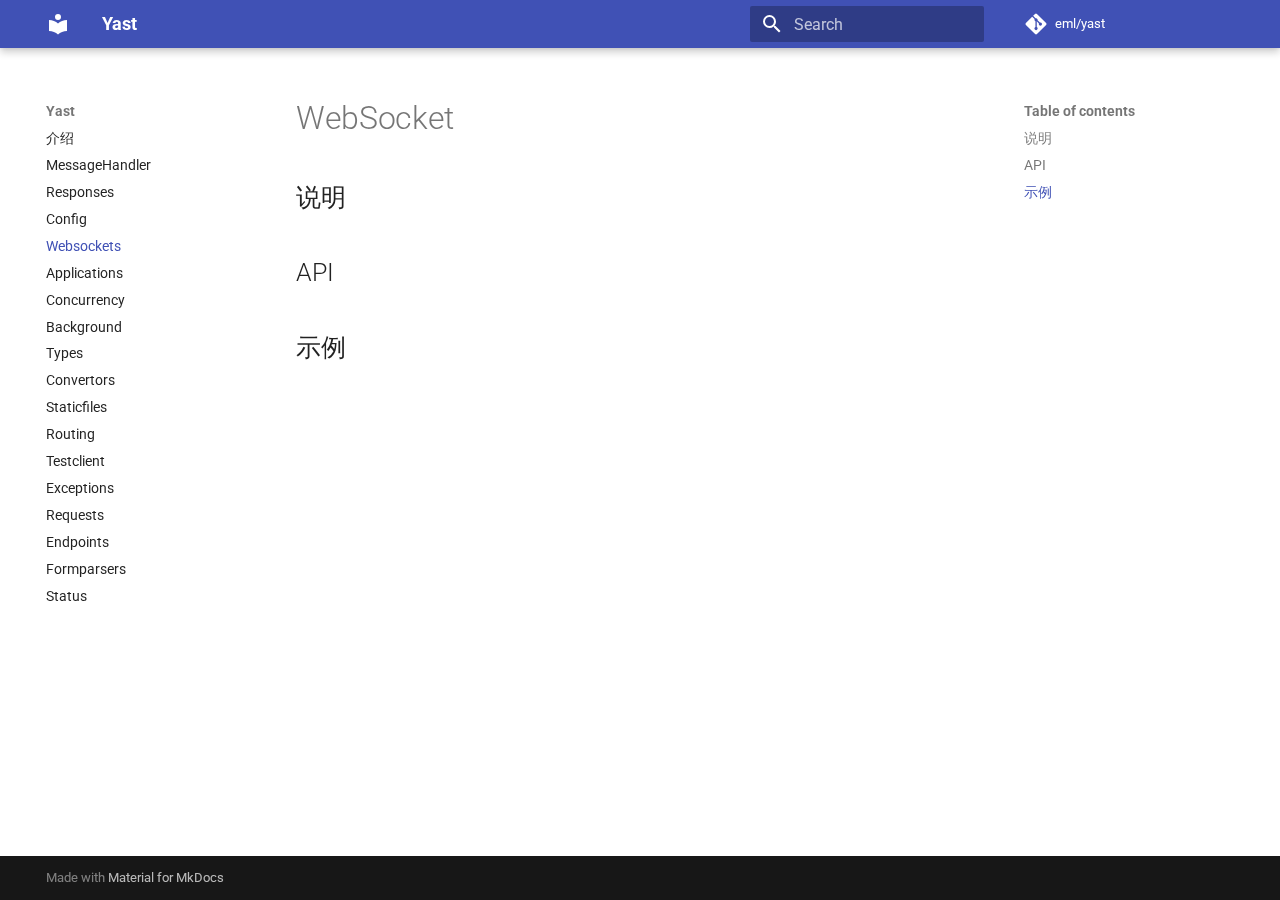
<file: demo/docs/websockets/index.html>
<!doctype html>
<html lang="en" class="no-js">
  <head>
    
      <meta charset="utf-8">
      <meta name="viewport" content="width=device-width,initial-scale=1">
      
      
      
      
        <link rel="prev" href="..">
      
      
        <link rel="next" href="../testclient/">
      
      
      <link rel="icon" href="../assets/images/favicon.png">
      <meta name="generator" content="mkdocs-1.5.2, mkdocs-material-9.2.8">
    
    
      
        <title>Websockets - Yast</title>
      
    
    
      <link rel="stylesheet" href="../assets/stylesheets/main.046329b4.min.css">
      
      


    
    
      
    
    
      
        
        
        <link rel="preconnect" href="https://fonts.gstatic.com" crossorigin>
        <link rel="stylesheet" href="https://fonts.googleapis.com/css?family=Roboto:300,300i,400,400i,700,700i%7CRoboto+Mono:400,400i,700,700i&display=fallback">
        <style>:root{--md-text-font:"Roboto";--md-code-font:"Roboto Mono"}</style>
      
    
    
    <script>__md_scope=new URL("..",location),__md_hash=e=>[...e].reduce((e,_)=>(e<<5)-e+_.charCodeAt(0),0),__md_get=(e,_=localStorage,t=__md_scope)=>JSON.parse(_.getItem(t.pathname+"."+e)),__md_set=(e,_,t=localStorage,a=__md_scope)=>{try{t.setItem(a.pathname+"."+e,JSON.stringify(_))}catch(e){}}</script>
    
      

    
    
    
  </head>
  
  
    <body dir="ltr">
  
    
    
      <script>var palette=__md_get("__palette");if(palette&&"object"==typeof palette.color)for(var key of Object.keys(palette.color))document.body.setAttribute("data-md-color-"+key,palette.color[key])</script>
    
    <input class="md-toggle" data-md-toggle="drawer" type="checkbox" id="__drawer" autocomplete="off">
    <input class="md-toggle" data-md-toggle="search" type="checkbox" id="__search" autocomplete="off">
    <label class="md-overlay" for="__drawer"></label>
    <div data-md-component="skip">
      
        
        <a href="#websocket" class="md-skip">
          Skip to content
        </a>
      
    </div>
    <div data-md-component="announce">
      
    </div>
    
    
      

  

<header class="md-header md-header--shadow" data-md-component="header">
  <nav class="md-header__inner md-grid" aria-label="Header">
    <a href=".." title="Yast" class="md-header__button md-logo" aria-label="Yast" data-md-component="logo">
      
  
  <svg xmlns="http://www.w3.org/2000/svg" viewBox="0 0 24 24"><path d="M12 8a3 3 0 0 0 3-3 3 3 0 0 0-3-3 3 3 0 0 0-3 3 3 3 0 0 0 3 3m0 3.54C9.64 9.35 6.5 8 3 8v11c3.5 0 6.64 1.35 9 3.54 2.36-2.19 5.5-3.54 9-3.54V8c-3.5 0-6.64 1.35-9 3.54Z"/></svg>

    </a>
    <label class="md-header__button md-icon" for="__drawer">
      
      <svg xmlns="http://www.w3.org/2000/svg" viewBox="0 0 24 24"><path d="M3 6h18v2H3V6m0 5h18v2H3v-2m0 5h18v2H3v-2Z"/></svg>
    </label>
    <div class="md-header__title" data-md-component="header-title">
      <div class="md-header__ellipsis">
        <div class="md-header__topic">
          <span class="md-ellipsis">
            Yast
          </span>
        </div>
        <div class="md-header__topic" data-md-component="header-topic">
          <span class="md-ellipsis">
            
              Websockets
            
          </span>
        </div>
      </div>
    </div>
    
    
    
      <label class="md-header__button md-icon" for="__search">
        
        <svg xmlns="http://www.w3.org/2000/svg" viewBox="0 0 24 24"><path d="M9.5 3A6.5 6.5 0 0 1 16 9.5c0 1.61-.59 3.09-1.56 4.23l.27.27h.79l5 5-1.5 1.5-5-5v-.79l-.27-.27A6.516 6.516 0 0 1 9.5 16 6.5 6.5 0 0 1 3 9.5 6.5 6.5 0 0 1 9.5 3m0 2C7 5 5 7 5 9.5S7 14 9.5 14 14 12 14 9.5 12 5 9.5 5Z"/></svg>
      </label>
      <div class="md-search" data-md-component="search" role="dialog">
  <label class="md-search__overlay" for="__search"></label>
  <div class="md-search__inner" role="search">
    <form class="md-search__form" name="search">
      <input type="text" class="md-search__input" name="query" aria-label="Search" placeholder="Search" autocapitalize="off" autocorrect="off" autocomplete="off" spellcheck="false" data-md-component="search-query" required>
      <label class="md-search__icon md-icon" for="__search">
        
        <svg xmlns="http://www.w3.org/2000/svg" viewBox="0 0 24 24"><path d="M9.5 3A6.5 6.5 0 0 1 16 9.5c0 1.61-.59 3.09-1.56 4.23l.27.27h.79l5 5-1.5 1.5-5-5v-.79l-.27-.27A6.516 6.516 0 0 1 9.5 16 6.5 6.5 0 0 1 3 9.5 6.5 6.5 0 0 1 9.5 3m0 2C7 5 5 7 5 9.5S7 14 9.5 14 14 12 14 9.5 12 5 9.5 5Z"/></svg>
        
        <svg xmlns="http://www.w3.org/2000/svg" viewBox="0 0 24 24"><path d="M20 11v2H8l5.5 5.5-1.42 1.42L4.16 12l7.92-7.92L13.5 5.5 8 11h12Z"/></svg>
      </label>
      <nav class="md-search__options" aria-label="Search">
        
        <button type="reset" class="md-search__icon md-icon" title="Clear" aria-label="Clear" tabindex="-1">
          
          <svg xmlns="http://www.w3.org/2000/svg" viewBox="0 0 24 24"><path d="M19 6.41 17.59 5 12 10.59 6.41 5 5 6.41 10.59 12 5 17.59 6.41 19 12 13.41 17.59 19 19 17.59 13.41 12 19 6.41Z"/></svg>
        </button>
      </nav>
      
    </form>
    <div class="md-search__output">
      <div class="md-search__scrollwrap" data-md-scrollfix>
        <div class="md-search-result" data-md-component="search-result">
          <div class="md-search-result__meta">
            Initializing search
          </div>
          <ol class="md-search-result__list" role="presentation"></ol>
        </div>
      </div>
    </div>
  </div>
</div>
    
    
      <div class="md-header__source">
        <a href="https://github.com/emryslou/yast" title="Go to repository" class="md-source" data-md-component="source">
  <div class="md-source__icon md-icon">
    
    <svg xmlns="http://www.w3.org/2000/svg" viewBox="0 0 448 512"><!--! Font Awesome Free 6.4.2 by @fontawesome - https://fontawesome.com License - https://fontawesome.com/license/free (Icons: CC BY 4.0, Fonts: SIL OFL 1.1, Code: MIT License) Copyright 2023 Fonticons, Inc.--><path d="M439.55 236.05 244 40.45a28.87 28.87 0 0 0-40.81 0l-40.66 40.63 51.52 51.52c27.06-9.14 52.68 16.77 43.39 43.68l49.66 49.66c34.23-11.8 61.18 31 35.47 56.69-26.49 26.49-70.21-2.87-56-37.34L240.22 199v121.85c25.3 12.54 22.26 41.85 9.08 55a34.34 34.34 0 0 1-48.55 0c-17.57-17.6-11.07-46.91 11.25-56v-123c-20.8-8.51-24.6-30.74-18.64-45L142.57 101 8.45 235.14a28.86 28.86 0 0 0 0 40.81l195.61 195.6a28.86 28.86 0 0 0 40.8 0l194.69-194.69a28.86 28.86 0 0 0 0-40.81z"/></svg>
  </div>
  <div class="md-source__repository">
    eml/yast
  </div>
</a>
      </div>
    
  </nav>
  
</header>
    
    <div class="md-container" data-md-component="container">
      
      
        
          
        
      
      <main class="md-main" data-md-component="main">
        <div class="md-main__inner md-grid">
          
            
              
              <div class="md-sidebar md-sidebar--primary" data-md-component="sidebar" data-md-type="navigation" >
                <div class="md-sidebar__scrollwrap">
                  <div class="md-sidebar__inner">
                    



<nav class="md-nav md-nav--primary" aria-label="Navigation" data-md-level="0">
  <label class="md-nav__title" for="__drawer">
    <a href=".." title="Yast" class="md-nav__button md-logo" aria-label="Yast" data-md-component="logo">
      
  
  <svg xmlns="http://www.w3.org/2000/svg" viewBox="0 0 24 24"><path d="M12 8a3 3 0 0 0 3-3 3 3 0 0 0-3-3 3 3 0 0 0-3 3 3 3 0 0 0 3 3m0 3.54C9.64 9.35 6.5 8 3 8v11c3.5 0 6.64 1.35 9 3.54 2.36-2.19 5.5-3.54 9-3.54V8c-3.5 0-6.64 1.35-9 3.54Z"/></svg>

    </a>
    Yast
  </label>
  
    <div class="md-nav__source">
      <a href="https://github.com/emryslou/yast" title="Go to repository" class="md-source" data-md-component="source">
  <div class="md-source__icon md-icon">
    
    <svg xmlns="http://www.w3.org/2000/svg" viewBox="0 0 448 512"><!--! Font Awesome Free 6.4.2 by @fontawesome - https://fontawesome.com License - https://fontawesome.com/license/free (Icons: CC BY 4.0, Fonts: SIL OFL 1.1, Code: MIT License) Copyright 2023 Fonticons, Inc.--><path d="M439.55 236.05 244 40.45a28.87 28.87 0 0 0-40.81 0l-40.66 40.63 51.52 51.52c27.06-9.14 52.68 16.77 43.39 43.68l49.66 49.66c34.23-11.8 61.18 31 35.47 56.69-26.49 26.49-70.21-2.87-56-37.34L240.22 199v121.85c25.3 12.54 22.26 41.85 9.08 55a34.34 34.34 0 0 1-48.55 0c-17.57-17.6-11.07-46.91 11.25-56v-123c-20.8-8.51-24.6-30.74-18.64-45L142.57 101 8.45 235.14a28.86 28.86 0 0 0 0 40.81l195.61 195.6a28.86 28.86 0 0 0 40.8 0l194.69-194.69a28.86 28.86 0 0 0 0-40.81z"/></svg>
  </div>
  <div class="md-source__repository">
    eml/yast
  </div>
</a>
    </div>
  
  <ul class="md-nav__list" data-md-scrollfix>
    
      
      
  
  
  
    <li class="md-nav__item">
      <a href=".." class="md-nav__link">
        
  
  <span class="md-ellipsis">
    介绍
  </span>
  

      </a>
    </li>
  

    
      
      
  
  
  
    <li class="md-nav__item">
      <a href="../message_handler.md" class="md-nav__link">
        
  
  <span class="md-ellipsis">
    MessageHandler
  </span>
  

      </a>
    </li>
  

    
      
      
  
  
  
    <li class="md-nav__item">
      <a href="../responses.md" class="md-nav__link">
        
  
  <span class="md-ellipsis">
    Responses
  </span>
  

      </a>
    </li>
  

    
      
      
  
  
  
    <li class="md-nav__item">
      <a href="../config.md" class="md-nav__link">
        
  
  <span class="md-ellipsis">
    Config
  </span>
  

      </a>
    </li>
  

    
      
      
  
  
    
  
  
    <li class="md-nav__item md-nav__item--active">
      
      <input class="md-nav__toggle md-toggle" type="checkbox" id="__toc">
      
      
        
      
      
        <label class="md-nav__link md-nav__link--active" for="__toc">
          
  
  <span class="md-ellipsis">
    Websockets
  </span>
  

          <span class="md-nav__icon md-icon"></span>
        </label>
      
      <a href="./" class="md-nav__link md-nav__link--active">
        
  
  <span class="md-ellipsis">
    Websockets
  </span>
  

      </a>
      
        

<nav class="md-nav md-nav--secondary" aria-label="Table of contents">
  
  
  
    
  
  
    <label class="md-nav__title" for="__toc">
      <span class="md-nav__icon md-icon"></span>
      Table of contents
    </label>
    <ul class="md-nav__list" data-md-component="toc" data-md-scrollfix>
      
        <li class="md-nav__item">
  <a href="#_1" class="md-nav__link">
    说明
  </a>
  
</li>
      
        <li class="md-nav__item">
  <a href="#api" class="md-nav__link">
    API
  </a>
  
</li>
      
        <li class="md-nav__item">
  <a href="#_2" class="md-nav__link">
    示例
  </a>
  
</li>
      
    </ul>
  
</nav>
      
    </li>
  

    
      
      
  
  
  
    <li class="md-nav__item">
      <a href="../applications.md" class="md-nav__link">
        
  
  <span class="md-ellipsis">
    Applications
  </span>
  

      </a>
    </li>
  

    
      
      
  
  
  
    <li class="md-nav__item">
      <a href="../concurrency.md" class="md-nav__link">
        
  
  <span class="md-ellipsis">
    Concurrency
  </span>
  

      </a>
    </li>
  

    
      
      
  
  
  
    <li class="md-nav__item">
      <a href="../background.md" class="md-nav__link">
        
  
  <span class="md-ellipsis">
    Background
  </span>
  

      </a>
    </li>
  

    
      
      
  
  
  
    <li class="md-nav__item">
      <a href="../types.md" class="md-nav__link">
        
  
  <span class="md-ellipsis">
    Types
  </span>
  

      </a>
    </li>
  

    
      
      
  
  
  
    <li class="md-nav__item">
      <a href="../convertors.md" class="md-nav__link">
        
  
  <span class="md-ellipsis">
    Convertors
  </span>
  

      </a>
    </li>
  

    
      
      
  
  
  
    <li class="md-nav__item">
      <a href="../staticfiles.md" class="md-nav__link">
        
  
  <span class="md-ellipsis">
    Staticfiles
  </span>
  

      </a>
    </li>
  

    
      
      
  
  
  
    <li class="md-nav__item">
      <a href="../routing.md" class="md-nav__link">
        
  
  <span class="md-ellipsis">
    Routing
  </span>
  

      </a>
    </li>
  

    
      
      
  
  
  
    <li class="md-nav__item">
      <a href="../testclient/" class="md-nav__link">
        
  
  <span class="md-ellipsis">
    Testclient
  </span>
  

      </a>
    </li>
  

    
      
      
  
  
  
    <li class="md-nav__item">
      <a href="../exceptions.md" class="md-nav__link">
        
  
  <span class="md-ellipsis">
    Exceptions
  </span>
  

      </a>
    </li>
  

    
      
      
  
  
  
    <li class="md-nav__item">
      <a href="../requests.md" class="md-nav__link">
        
  
  <span class="md-ellipsis">
    Requests
  </span>
  

      </a>
    </li>
  

    
      
      
  
  
  
    <li class="md-nav__item">
      <a href="../endpoints.md" class="md-nav__link">
        
  
  <span class="md-ellipsis">
    Endpoints
  </span>
  

      </a>
    </li>
  

    
      
      
  
  
  
    <li class="md-nav__item">
      <a href="../formparsers.md" class="md-nav__link">
        
  
  <span class="md-ellipsis">
    Formparsers
  </span>
  

      </a>
    </li>
  

    
      
      
  
  
  
    <li class="md-nav__item">
      <a href="../status.md" class="md-nav__link">
        
  
  <span class="md-ellipsis">
    Status
  </span>
  

      </a>
    </li>
  

    
  </ul>
</nav>
                  </div>
                </div>
              </div>
            
            
              
              <div class="md-sidebar md-sidebar--secondary" data-md-component="sidebar" data-md-type="toc" >
                <div class="md-sidebar__scrollwrap">
                  <div class="md-sidebar__inner">
                    

<nav class="md-nav md-nav--secondary" aria-label="Table of contents">
  
  
  
    
  
  
    <label class="md-nav__title" for="__toc">
      <span class="md-nav__icon md-icon"></span>
      Table of contents
    </label>
    <ul class="md-nav__list" data-md-component="toc" data-md-scrollfix>
      
        <li class="md-nav__item">
  <a href="#_1" class="md-nav__link">
    说明
  </a>
  
</li>
      
        <li class="md-nav__item">
  <a href="#api" class="md-nav__link">
    API
  </a>
  
</li>
      
        <li class="md-nav__item">
  <a href="#_2" class="md-nav__link">
    示例
  </a>
  
</li>
      
    </ul>
  
</nav>
                  </div>
                </div>
              </div>
            
          
          
            <div class="md-content" data-md-component="content">
              <article class="md-content__inner md-typeset">
                
                  

  
  


<h1 id="websocket">WebSocket</h1>
<h2 id="_1">说明</h2>
<h2 id="api">API</h2>
<h2 id="_2">示例</h2>





                
              </article>
            </div>
          
          
        </div>
        
      </main>
      
        <footer class="md-footer">
  
  <div class="md-footer-meta md-typeset">
    <div class="md-footer-meta__inner md-grid">
      <div class="md-copyright">
  
  
    Made with
    <a href="https://squidfunk.github.io/mkdocs-material/" target="_blank" rel="noopener">
      Material for MkDocs
    </a>
  
</div>
      
    </div>
  </div>
</footer>
      
    </div>
    <div class="md-dialog" data-md-component="dialog">
      <div class="md-dialog__inner md-typeset"></div>
    </div>
    
    <script id="__config" type="application/json">{"base": "..", "features": [], "search": "../assets/javascripts/workers/search.dfff1995.min.js", "translations": {"clipboard.copied": "Copied to clipboard", "clipboard.copy": "Copy to clipboard", "search.result.more.one": "1 more on this page", "search.result.more.other": "# more on this page", "search.result.none": "No matching documents", "search.result.one": "1 matching document", "search.result.other": "# matching documents", "search.result.placeholder": "Type to start searching", "search.result.term.missing": "Missing", "select.version": "Select version"}}</script>
    
    
      <script src="../assets/javascripts/bundle.dff1b7c8.min.js"></script>
      
    
  </body>
</html>
</file>
<file: demo/docs/assets/stylesheets/main.046329b4.min.css>
@charset "UTF-8";html{-webkit-text-size-adjust:none;-moz-text-size-adjust:none;text-size-adjust:none;box-sizing:border-box}*,:after,:before{box-sizing:inherit}@media (prefers-reduced-motion){*,:after,:before{transition:none!important}}body{margin:0}a,button,input,label{-webkit-tap-highlight-color:transparent}a{color:inherit;text-decoration:none}hr{border:0;box-sizing:initial;display:block;height:.05rem;overflow:visible;padding:0}small{font-size:80%}sub,sup{line-height:1em}img{border-style:none}table{border-collapse:initial;border-spacing:0}td,th{font-weight:400;vertical-align:top}button{background:#0000;border:0;font-family:inherit;font-size:inherit;margin:0;padding:0}input{border:0;outline:none}:root{--md-primary-fg-color:#4051b5;--md-primary-fg-color--light:#5d6cc0;--md-primary-fg-color--dark:#303fa1;--md-primary-bg-color:#fff;--md-primary-bg-color--light:#ffffffb3;--md-accent-fg-color:#526cfe;--md-accent-fg-color--transparent:#526cfe1a;--md-accent-bg-color:#fff;--md-accent-bg-color--light:#ffffffb3}[data-md-color-scheme=default]{color-scheme:light}[data-md-color-scheme=default] img[src$="#gh-dark-mode-only"],[data-md-color-scheme=default] img[src$="#only-dark"]{display:none}:root,[data-md-color-scheme=default]{--md-default-fg-color:#000000de;--md-default-fg-color--light:#0000008a;--md-default-fg-color--lighter:#00000052;--md-default-fg-color--lightest:#00000012;--md-default-bg-color:#fff;--md-default-bg-color--light:#ffffffb3;--md-default-bg-color--lighter:#ffffff4d;--md-default-bg-color--lightest:#ffffff1f;--md-code-fg-color:#36464e;--md-code-bg-color:#f5f5f5;--md-code-hl-color:#ffff0080;--md-code-hl-number-color:#d52a2a;--md-code-hl-special-color:#db1457;--md-code-hl-function-color:#a846b9;--md-code-hl-constant-color:#6e59d9;--md-code-hl-keyword-color:#3f6ec6;--md-code-hl-string-color:#1c7d4d;--md-code-hl-name-color:var(--md-code-fg-color);--md-code-hl-operator-color:var(--md-default-fg-color--light);--md-code-hl-punctuation-color:var(--md-default-fg-color--light);--md-code-hl-comment-color:var(--md-default-fg-color--light);--md-code-hl-generic-color:var(--md-default-fg-color--light);--md-code-hl-variable-color:var(--md-default-fg-color--light);--md-typeset-color:var(--md-default-fg-color);--md-typeset-a-color:var(--md-primary-fg-color);--md-typeset-mark-color:#ffff0080;--md-typeset-del-color:#f5503d26;--md-typeset-ins-color:#0bd57026;--md-typeset-kbd-color:#fafafa;--md-typeset-kbd-accent-color:#fff;--md-typeset-kbd-border-color:#b8b8b8;--md-typeset-table-color:#0000001f;--md-typeset-table-color--light:rgba(0,0,0,.035);--md-admonition-fg-color:var(--md-default-fg-color);--md-admonition-bg-color:var(--md-default-bg-color);--md-warning-fg-color:#000000de;--md-warning-bg-color:#ff9;--md-footer-fg-color:#fff;--md-footer-fg-color--light:#ffffffb3;--md-footer-fg-color--lighter:#ffffff73;--md-footer-bg-color:#000000de;--md-footer-bg-color--dark:#00000052;--md-shadow-z1:0 0.2rem 0.5rem #0000000d,0 0 0.05rem #0000001a;--md-shadow-z2:0 0.2rem 0.5rem #0000001a,0 0 0.05rem #00000040;--md-shadow-z3:0 0.2rem 0.5rem #0003,0 0 0.05rem #00000059}.md-icon svg{fill:currentcolor;display:block;height:1.2rem;width:1.2rem}body{-webkit-font-smoothing:antialiased;-moz-osx-font-smoothing:grayscale;--md-text-font-family:var(--md-text-font,_),-apple-system,BlinkMacSystemFont,Helvetica,Arial,sans-serif;--md-code-font-family:var(--md-code-font,_),SFMono-Regular,Consolas,Menlo,monospace}aside,body,input{font-feature-settings:"kern","liga";color:var(--md-typeset-color);font-family:var(--md-text-font-family)}code,kbd,pre{font-feature-settings:"kern";font-family:var(--md-code-font-family)}:root{--md-typeset-table-sort-icon:url('data:image/svg+xml;charset=utf-8,<svg xmlns="http://www.w3.org/2000/svg" viewBox="0 0 24 24"><path d="m18 21-4-4h3V7h-3l4-4 4 4h-3v10h3M2 19v-2h10v2M2 13v-2h7v2M2 7V5h4v2H2Z"/></svg>');--md-typeset-table-sort-icon--asc:url('data:image/svg+xml;charset=utf-8,<svg xmlns="http://www.w3.org/2000/svg" viewBox="0 0 24 24"><path d="M19 17h3l-4 4-4-4h3V3h2M2 17h10v2H2M6 5v2H2V5m0 6h7v2H2v-2Z"/></svg>');--md-typeset-table-sort-icon--desc:url('data:image/svg+xml;charset=utf-8,<svg xmlns="http://www.w3.org/2000/svg" viewBox="0 0 24 24"><path d="M19 7h3l-4-4-4 4h3v14h2M2 17h10v2H2M6 5v2H2V5m0 6h7v2H2v-2Z"/></svg>')}.md-typeset{-webkit-print-color-adjust:exact;color-adjust:exact;font-size:.8rem;line-height:1.6}@media print{.md-typeset{font-size:.68rem}}.md-typeset blockquote,.md-typeset dl,.md-typeset figure,.md-typeset ol,.md-typeset pre,.md-typeset ul{margin-bottom:1em;margin-top:1em}.md-typeset h1{color:var(--md-default-fg-color--light);font-size:2em;line-height:1.3;margin:0 0 1.25em}.md-typeset h1,.md-typeset h2{font-weight:300;letter-spacing:-.01em}.md-typeset h2{font-size:1.5625em;line-height:1.4;margin:1.6em 0 .64em}.md-typeset h3{font-size:1.25em;font-weight:400;letter-spacing:-.01em;line-height:1.5;margin:1.6em 0 .8em}.md-typeset h2+h3{margin-top:.8em}.md-typeset h4{font-weight:700;letter-spacing:-.01em;margin:1em 0}.md-typeset h5,.md-typeset h6{color:var(--md-default-fg-color--light);font-size:.8em;font-weight:700;letter-spacing:-.01em;margin:1.25em 0}.md-typeset h5{text-transform:uppercase}.md-typeset hr{border-bottom:.05rem solid var(--md-default-fg-color--lightest);display:flow-root;margin:1.5em 0}.md-typeset a{color:var(--md-typeset-a-color);word-break:break-word}.md-typeset a,.md-typeset a:before{transition:color 125ms}.md-typeset a:focus,.md-typeset a:hover{color:var(--md-accent-fg-color)}.md-typeset a:focus code,.md-typeset a:hover code{background-color:var(--md-accent-fg-color--transparent)}.md-typeset a code{color:currentcolor;transition:background-color 125ms}.md-typeset a.focus-visible{outline-color:var(--md-accent-fg-color);outline-offset:.2rem}.md-typeset code,.md-typeset kbd,.md-typeset pre{color:var(--md-code-fg-color);direction:ltr;font-variant-ligatures:none}@media print{.md-typeset code,.md-typeset kbd,.md-typeset pre{white-space:pre-wrap}}.md-typeset code{background-color:var(--md-code-bg-color);border-radius:.1rem;-webkit-box-decoration-break:clone;box-decoration-break:clone;font-size:.85em;padding:0 .2941176471em;word-break:break-word}.md-typeset code:not(.focus-visible){-webkit-tap-highlight-color:transparent;outline:none}.md-typeset pre{display:flow-root;line-height:1.4;position:relative}.md-typeset pre>code{-webkit-box-decoration-break:slice;box-decoration-break:slice;box-shadow:none;display:block;margin:0;outline-color:var(--md-accent-fg-color);overflow:auto;padding:.7720588235em 1.1764705882em;scrollbar-color:var(--md-default-fg-color--lighter) #0000;scrollbar-width:thin;touch-action:auto;word-break:normal}.md-typeset pre>code:hover{scrollbar-color:var(--md-accent-fg-color) #0000}.md-typeset pre>code::-webkit-scrollbar{height:.2rem;width:.2rem}.md-typeset pre>code::-webkit-scrollbar-thumb{background-color:var(--md-default-fg-color--lighter)}.md-typeset pre>code::-webkit-scrollbar-thumb:hover{background-color:var(--md-accent-fg-color)}.md-typeset kbd{background-color:var(--md-typeset-kbd-color);border-radius:.1rem;box-shadow:0 .1rem 0 .05rem var(--md-typeset-kbd-border-color),0 .1rem 0 var(--md-typeset-kbd-border-color),0 -.1rem .2rem var(--md-typeset-kbd-accent-color) inset;color:var(--md-default-fg-color);display:inline-block;font-size:.75em;padding:0 .6666666667em;vertical-align:text-top;word-break:break-word}.md-typeset mark{background-color:var(--md-typeset-mark-color);-webkit-box-decoration-break:clone;box-decoration-break:clone;color:inherit;word-break:break-word}.md-typeset abbr{border-bottom:.05rem dotted var(--md-default-fg-color--light);cursor:help;text-decoration:none}@media (hover:none){.md-typeset abbr[title]:focus:after,.md-typeset abbr[title]:hover:after{background-color:var(--md-default-fg-color);border-radius:.1rem;box-shadow:var(--md-shadow-z3);color:var(--md-default-bg-color);content:attr(title);font-size:.7rem;left:.8rem;margin-top:2em;padding:.2rem .3rem;position:absolute;right:.8rem}}.md-typeset small{opacity:.75}[dir=ltr] .md-typeset sub,[dir=ltr] .md-typeset sup{margin-left:.078125em}[dir=rtl] .md-typeset sub,[dir=rtl] .md-typeset sup{margin-right:.078125em}[dir=ltr] .md-typeset blockquote{padding-left:.6rem}[dir=rtl] .md-typeset blockquote{padding-right:.6rem}[dir=ltr] .md-typeset blockquote{border-left:.2rem solid var(--md-default-fg-color--lighter)}[dir=rtl] .md-typeset blockquote{border-right:.2rem solid var(--md-default-fg-color--lighter)}.md-typeset blockquote{color:var(--md-default-fg-color--light);margin-left:0;margin-right:0}.md-typeset ul{list-style-type:disc}[dir=ltr] .md-typeset ol,[dir=ltr] .md-typeset ul{margin-left:.625em}[dir=rtl] .md-typeset ol,[dir=rtl] .md-typeset ul{margin-right:.625em}.md-typeset ol,.md-typeset ul{padding:0}.md-typeset ol:not([hidden]),.md-typeset ul:not([hidden]){display:flow-root}.md-typeset ol ol,.md-typeset ul ol{list-style-type:lower-alpha}.md-typeset ol ol ol,.md-typeset ul ol ol{list-style-type:lower-roman}[dir=ltr] .md-typeset ol li,[dir=ltr] .md-typeset ul li{margin-left:1.25em}[dir=rtl] .md-typeset ol li,[dir=rtl] .md-typeset ul li{margin-right:1.25em}.md-typeset ol li,.md-typeset ul li{margin-bottom:.5em}.md-typeset ol li blockquote,.md-typeset ol li p,.md-typeset ul li blockquote,.md-typeset ul li p{margin:.5em 0}.md-typeset ol li:last-child,.md-typeset ul li:last-child{margin-bottom:0}[dir=ltr] .md-typeset ol li ol,[dir=ltr] .md-typeset ol li ul,[dir=ltr] .md-typeset ul li ol,[dir=ltr] .md-typeset ul li ul{margin-left:.625em}[dir=rtl] .md-typeset ol li ol,[dir=rtl] .md-typeset ol li ul,[dir=rtl] .md-typeset ul li ol,[dir=rtl] .md-typeset ul li ul{margin-right:.625em}.md-typeset ol li ol,.md-typeset ol li ul,.md-typeset ul li ol,.md-typeset ul li ul{margin-bottom:.5em;margin-top:.5em}[dir=ltr] .md-typeset dd{margin-left:1.875em}[dir=rtl] .md-typeset dd{margin-right:1.875em}.md-typeset dd{margin-bottom:1.5em;margin-top:1em}.md-typeset img,.md-typeset svg,.md-typeset video{height:auto;max-width:100%}.md-typeset img[align=left]{margin:1em 1em 1em 0}.md-typeset img[align=right]{margin:1em 0 1em 1em}.md-typeset img[align]:only-child{margin-top:0}.md-typeset figure{display:flow-root;margin:1em auto;max-width:100%;text-align:center;width:-webkit-fit-content;width:-moz-fit-content;width:fit-content}.md-typeset figure img{display:block}.md-typeset figcaption{font-style:italic;margin:1em auto;max-width:24rem}.md-typeset iframe{max-width:100%}.md-typeset table:not([class]){background-color:var(--md-default-bg-color);border:.05rem solid var(--md-typeset-table-color);border-radius:.1rem;display:inline-block;font-size:.64rem;max-width:100%;overflow:auto;touch-action:auto}@media print{.md-typeset table:not([class]){display:table}}.md-typeset table:not([class])+*{margin-top:1.5em}.md-typeset table:not([class]) td>:first-child,.md-typeset table:not([class]) th>:first-child{margin-top:0}.md-typeset table:not([class]) td>:last-child,.md-typeset table:not([class]) th>:last-child{margin-bottom:0}.md-typeset table:not([class]) td:not([align]),.md-typeset table:not([class]) th:not([align]){text-align:left}[dir=rtl] .md-typeset table:not([class]) td:not([align]),[dir=rtl] .md-typeset table:not([class]) th:not([align]){text-align:right}.md-typeset table:not([class]) th{font-weight:700;min-width:5rem;padding:.9375em 1.25em;vertical-align:top}.md-typeset table:not([class]) td{border-top:.05rem solid var(--md-typeset-table-color);padding:.9375em 1.25em;vertical-align:top}.md-typeset table:not([class]) tbody tr{transition:background-color 125ms}.md-typeset table:not([class]) tbody tr:hover{background-color:var(--md-typeset-table-color--light);box-shadow:0 .05rem 0 var(--md-default-bg-color) inset}.md-typeset table:not([class]) a{word-break:normal}.md-typeset table th[role=columnheader]{cursor:pointer}[dir=ltr] .md-typeset table th[role=columnheader]:after{margin-left:.5em}[dir=rtl] .md-typeset table th[role=columnheader]:after{margin-right:.5em}.md-typeset table th[role=columnheader]:after{content:"";display:inline-block;height:1.2em;-webkit-mask-image:var(--md-typeset-table-sort-icon);mask-image:var(--md-typeset-table-sort-icon);-webkit-mask-repeat:no-repeat;mask-repeat:no-repeat;-webkit-mask-size:contain;mask-size:contain;transition:background-color 125ms;vertical-align:text-bottom;width:1.2em}.md-typeset table th[role=columnheader]:hover:after{background-color:var(--md-default-fg-color--lighter)}.md-typeset table th[role=columnheader][aria-sort=ascending]:after{background-color:var(--md-default-fg-color--light);-webkit-mask-image:var(--md-typeset-table-sort-icon--asc);mask-image:var(--md-typeset-table-sort-icon--asc)}.md-typeset table th[role=columnheader][aria-sort=descending]:after{background-color:var(--md-default-fg-color--light);-webkit-mask-image:var(--md-typeset-table-sort-icon--desc);mask-image:var(--md-typeset-table-sort-icon--desc)}.md-typeset__scrollwrap{margin:1em -.8rem;overflow-x:auto;touch-action:auto}.md-typeset__table{display:inline-block;margin-bottom:.5em;padding:0 .8rem}@media print{.md-typeset__table{display:block}}html .md-typeset__table table{display:table;margin:0;overflow:hidden;width:100%}@media screen and (max-width:44.9375em){.md-content__inner>pre{margin:1em -.8rem}.md-content__inner>pre code{border-radius:0}}.md-typeset .md-author{display:block;flex-shrink:0;height:1.6rem;overflow:hidden;position:relative;transition:color 125ms,transform 125ms;width:1.6rem}.md-typeset .md-author img{border-radius:100%;display:block}.md-typeset .md-author--more{background:var(--md-default-fg-color--lightest);color:var(--md-default-fg-color--lighter);font-size:.6rem;font-weight:700;line-height:1.6rem;text-align:center}.md-typeset .md-author--long{height:2.4rem;width:2.4rem}.md-typeset a.md-author{transform:scale(1)}.md-typeset a.md-author img{filter:grayscale(100%) opacity(75%);transition:filter 125ms}.md-typeset a.md-author:focus,.md-typeset a.md-author:hover{transform:scale(1.1);z-index:1}.md-typeset a.md-author:focus img,.md-typeset a.md-author:hover img{filter:grayscale(0)}.md-banner{background-color:var(--md-footer-bg-color);color:var(--md-footer-fg-color);overflow:auto}@media print{.md-banner{display:none}}.md-banner--warning{background-color:var(--md-warning-bg-color);color:var(--md-warning-fg-color)}.md-banner__inner{font-size:.7rem;margin:.6rem auto;padding:0 .8rem}[dir=ltr] .md-banner__button{float:right}[dir=rtl] .md-banner__button{float:left}.md-banner__button{color:inherit;cursor:pointer;transition:opacity .25s}.no-js .md-banner__button{display:none}.md-banner__button:hover{opacity:.7}html{font-size:125%;height:100%;overflow-x:hidden}@media screen and (min-width:100em){html{font-size:137.5%}}@media screen and (min-width:125em){html{font-size:150%}}body{background-color:var(--md-default-bg-color);display:flex;flex-direction:column;font-size:.5rem;min-height:100%;position:relative;width:100%}@media print{body{display:block}}@media screen and (max-width:59.9375em){body[data-md-scrolllock]{position:fixed}}.md-grid{margin-left:auto;margin-right:auto;max-width:61rem}.md-container{display:flex;flex-direction:column;flex-grow:1}@media print{.md-container{display:block}}.md-main{flex-grow:1}.md-main__inner{display:flex;height:100%;margin-top:1.5rem}.md-ellipsis{overflow:hidden;text-overflow:ellipsis}.md-toggle{display:none}.md-option{height:0;opacity:0;position:absolute;width:0}.md-option:checked+label:not([hidden]){display:block}.md-option.focus-visible+label{outline-color:var(--md-accent-fg-color);outline-style:auto}.md-skip{background-color:var(--md-default-fg-color);border-radius:.1rem;color:var(--md-default-bg-color);font-size:.64rem;margin:.5rem;opacity:0;outline-color:var(--md-accent-fg-color);padding:.3rem .5rem;position:fixed;transform:translateY(.4rem);z-index:-1}.md-skip:focus{opacity:1;transform:translateY(0);transition:transform .25s cubic-bezier(.4,0,.2,1),opacity 175ms 75ms;z-index:10}@page{margin:25mm}:root{--md-clipboard-icon:url('data:image/svg+xml;charset=utf-8,<svg xmlns="http://www.w3.org/2000/svg" viewBox="0 0 24 24"><path d="M19 21H8V7h11m0-2H8a2 2 0 0 0-2 2v14a2 2 0 0 0 2 2h11a2 2 0 0 0 2-2V7a2 2 0 0 0-2-2m-3-4H4a2 2 0 0 0-2 2v14h2V3h12V1Z"/></svg>')}.md-clipboard{border-radius:.1rem;color:var(--md-default-fg-color--lightest);cursor:pointer;height:1.5em;outline-color:var(--md-accent-fg-color);outline-offset:.1rem;position:absolute;right:.5em;top:.5em;transition:color .25s;width:1.5em;z-index:1}@media print{.md-clipboard{display:none}}.md-clipboard:not(.focus-visible){-webkit-tap-highlight-color:transparent;outline:none}:hover>.md-clipboard{color:var(--md-default-fg-color--light)}.md-clipboard:focus,.md-clipboard:hover{color:var(--md-accent-fg-color)}.md-clipboard:after{background-color:currentcolor;content:"";display:block;height:1.125em;margin:0 auto;-webkit-mask-image:var(--md-clipboard-icon);mask-image:var(--md-clipboard-icon);-webkit-mask-position:center;mask-position:center;-webkit-mask-repeat:no-repeat;mask-repeat:no-repeat;-webkit-mask-size:contain;mask-size:contain;width:1.125em}.md-clipboard--inline{cursor:pointer}.md-clipboard--inline code{transition:color .25s,background-color .25s}.md-clipboard--inline:focus code,.md-clipboard--inline:hover code{background-color:var(--md-accent-fg-color--transparent);color:var(--md-accent-fg-color)}@keyframes consent{0%{opacity:0;transform:translateY(100%)}to{opacity:1;transform:translateY(0)}}@keyframes overlay{0%{opacity:0}to{opacity:1}}.md-consent__overlay{animation:overlay .25s both;-webkit-backdrop-filter:blur(.1rem);backdrop-filter:blur(.1rem);background-color:#0000008a;height:100%;opacity:1;position:fixed;top:0;width:100%;z-index:5}.md-consent__inner{animation:consent .5s cubic-bezier(.1,.7,.1,1) both;background-color:var(--md-default-bg-color);border:0;border-radius:.1rem;bottom:0;box-shadow:0 0 .2rem #0000001a,0 .2rem .4rem #0003;max-height:100%;overflow:auto;padding:0;position:fixed;width:100%;z-index:5}.md-consent__form{padding:.8rem}.md-consent__settings{display:none;margin:1em 0}input:checked+.md-consent__settings{display:block}.md-consent__controls{margin-bottom:.8rem}.md-typeset .md-consent__controls .md-button{display:inline}@media screen and (max-width:44.9375em){.md-typeset .md-consent__controls .md-button{display:block;margin-top:.4rem;text-align:center;width:100%}}.md-consent label{cursor:pointer}.md-content{flex-grow:1;min-width:0}.md-content__inner{margin:0 .8rem 1.2rem;padding-top:.6rem}@media screen and (min-width:76.25em){[dir=ltr] .md-sidebar--primary:not([hidden])~.md-content>.md-content__inner{margin-left:1.2rem}[dir=ltr] .md-sidebar--secondary:not([hidden])~.md-content>.md-content__inner,[dir=rtl] .md-sidebar--primary:not([hidden])~.md-content>.md-content__inner{margin-right:1.2rem}[dir=rtl] .md-sidebar--secondary:not([hidden])~.md-content>.md-content__inner{margin-left:1.2rem}}.md-content__inner:before{content:"";display:block;height:.4rem}.md-content__inner>:last-child{margin-bottom:0}[dir=ltr] .md-content__button{float:right}[dir=rtl] .md-content__button{float:left}[dir=ltr] .md-content__button{margin-left:.4rem}[dir=rtl] .md-content__button{margin-right:.4rem}.md-content__button{margin:.4rem 0;padding:0}@media print{.md-content__button{display:none}}.md-typeset .md-content__button{color:var(--md-default-fg-color--lighter)}.md-content__button svg{display:inline;vertical-align:top}[dir=rtl] .md-content__button svg{transform:scaleX(-1)}[dir=ltr] .md-dialog{right:.8rem}[dir=rtl] .md-dialog{left:.8rem}.md-dialog{background-color:var(--md-default-fg-color);border-radius:.1rem;bottom:.8rem;box-shadow:var(--md-shadow-z3);min-width:11.1rem;opacity:0;padding:.4rem .6rem;pointer-events:none;position:fixed;transform:translateY(100%);transition:transform 0ms .4s,opacity .4s;z-index:4}@media print{.md-dialog{display:none}}.md-dialog--active{opacity:1;pointer-events:auto;transform:translateY(0);transition:transform .4s cubic-bezier(.075,.85,.175,1),opacity .4s}.md-dialog__inner{color:var(--md-default-bg-color);font-size:.7rem}.md-feedback{margin:2em 0 1em;text-align:center}.md-feedback fieldset{border:none;margin:0;padding:0}.md-feedback__title{font-weight:700;margin:1em auto}.md-feedback__inner{position:relative}.md-feedback__list{align-content:baseline;display:flex;flex-wrap:wrap;justify-content:center;position:relative}.md-feedback__list:hover .md-icon:not(:disabled){color:var(--md-default-fg-color--lighter)}:disabled .md-feedback__list{min-height:1.8rem}.md-feedback__icon{color:var(--md-default-fg-color--light);cursor:pointer;flex-shrink:0;margin:0 .1rem;transition:color 125ms}.md-feedback__icon:not(:disabled).md-icon:hover{color:var(--md-accent-fg-color)}.md-feedback__icon:disabled{color:var(--md-default-fg-color--lightest);pointer-events:none}.md-feedback__note{opacity:0;position:relative;transform:translateY(.4rem);transition:transform .4s cubic-bezier(.1,.7,.1,1),opacity .15s}.md-feedback__note>*{margin:0 auto;max-width:16rem}:disabled .md-feedback__note{opacity:1;transform:translateY(0)}.md-footer{background-color:var(--md-footer-bg-color);color:var(--md-footer-fg-color)}@media print{.md-footer{display:none}}.md-footer__inner{justify-content:space-between;overflow:auto;padding:.2rem}.md-footer__inner:not([hidden]){display:flex}.md-footer__link{align-items:end;display:flex;flex-grow:0.01;margin-bottom:.4rem;margin-top:1rem;max-width:100%;outline-color:var(--md-accent-fg-color);overflow:hidden;transition:opacity .25s}.md-footer__link:focus,.md-footer__link:hover{opacity:.7}[dir=rtl] .md-footer__link svg{transform:scaleX(-1)}@media screen and (max-width:44.9375em){.md-footer__link--prev{flex-shrink:0}.md-footer__link--prev .md-footer__title{display:none}}[dir=ltr] .md-footer__link--next{margin-left:auto}[dir=rtl] .md-footer__link--next{margin-right:auto}.md-footer__link--next{text-align:right}[dir=rtl] .md-footer__link--next{text-align:left}.md-footer__title{flex-grow:1;font-size:.9rem;margin-bottom:.7rem;max-width:calc(100% - 2.4rem);padding:0 1rem;white-space:nowrap}.md-footer__button{margin:.2rem;padding:.4rem}.md-footer__direction{font-size:.64rem;opacity:.7}.md-footer-meta{background-color:var(--md-footer-bg-color--dark)}.md-footer-meta__inner{display:flex;flex-wrap:wrap;justify-content:space-between;padding:.2rem}html .md-footer-meta.md-typeset a{color:var(--md-footer-fg-color--light)}html .md-footer-meta.md-typeset a:focus,html .md-footer-meta.md-typeset a:hover{color:var(--md-footer-fg-color)}.md-copyright{color:var(--md-footer-fg-color--lighter);font-size:.64rem;margin:auto .6rem;padding:.4rem 0;width:100%}@media screen and (min-width:45em){.md-copyright{width:auto}}.md-copyright__highlight{color:var(--md-footer-fg-color--light)}.md-social{display:inline-flex;gap:.2rem;margin:0 .4rem;padding:.2rem 0 .6rem}@media screen and (min-width:45em){.md-social{padding:.6rem 0}}.md-social__link{display:inline-block;height:1.6rem;text-align:center;width:1.6rem}.md-social__link:before{line-height:1.9}.md-social__link svg{fill:currentcolor;max-height:.8rem;vertical-align:-25%}.md-typeset .md-button{border:.1rem solid;border-radius:.1rem;color:var(--md-primary-fg-color);cursor:pointer;display:inline-block;font-weight:700;padding:.625em 2em;transition:color 125ms,background-color 125ms,border-color 125ms}.md-typeset .md-button--primary{background-color:var(--md-primary-fg-color);border-color:var(--md-primary-fg-color);color:var(--md-primary-bg-color)}.md-typeset .md-button:focus,.md-typeset .md-button:hover{background-color:var(--md-accent-fg-color);border-color:var(--md-accent-fg-color);color:var(--md-accent-bg-color)}[dir=ltr] .md-typeset .md-input{border-top-left-radius:.1rem}[dir=ltr] .md-typeset .md-input,[dir=rtl] .md-typeset .md-input{border-top-right-radius:.1rem}[dir=rtl] .md-typeset .md-input{border-top-left-radius:.1rem}.md-typeset .md-input{border-bottom:.1rem solid var(--md-default-fg-color--lighter);box-shadow:var(--md-shadow-z1);font-size:.8rem;height:1.8rem;padding:0 .6rem;transition:border .25s,box-shadow .25s}.md-typeset .md-input:focus,.md-typeset .md-input:hover{border-bottom-color:var(--md-accent-fg-color);box-shadow:var(--md-shadow-z2)}.md-typeset .md-input--stretch{width:100%}.md-header{background-color:var(--md-primary-fg-color);box-shadow:0 0 .2rem #0000,0 .2rem .4rem #0000;color:var(--md-primary-bg-color);display:block;left:0;position:sticky;right:0;top:0;z-index:4}@media print{.md-header{display:none}}.md-header[hidden]{transform:translateY(-100%);transition:transform .25s cubic-bezier(.8,0,.6,1),box-shadow .25s}.md-header--shadow{box-shadow:0 0 .2rem #0000001a,0 .2rem .4rem #0003;transition:transform .25s cubic-bezier(.1,.7,.1,1),box-shadow .25s}.md-header__inner{align-items:center;display:flex;padding:0 .2rem}.md-header__button{color:currentcolor;cursor:pointer;margin:.2rem;outline-color:var(--md-accent-fg-color);padding:.4rem;position:relative;transition:opacity .25s;vertical-align:middle;z-index:1}.md-header__button:hover{opacity:.7}.md-header__button:not([hidden]){display:inline-block}.md-header__button:not(.focus-visible){-webkit-tap-highlight-color:transparent;outline:none}.md-header__button.md-logo{margin:.2rem;padding:.4rem}@media screen and (max-width:76.1875em){.md-header__button.md-logo{display:none}}.md-header__button.md-logo img,.md-header__button.md-logo svg{fill:currentcolor;display:block;height:1.2rem;width:auto}@media screen and (min-width:60em){.md-header__button[for=__search]{display:none}}.no-js .md-header__button[for=__search]{display:none}[dir=rtl] .md-header__button[for=__search] svg{transform:scaleX(-1)}@media screen and (min-width:76.25em){.md-header__button[for=__drawer]{display:none}}.md-header__topic{display:flex;max-width:100%;position:absolute;transition:transform .4s cubic-bezier(.1,.7,.1,1),opacity .15s;white-space:nowrap}.md-header__topic+.md-header__topic{opacity:0;pointer-events:none;transform:translateX(1.25rem);transition:transform .4s cubic-bezier(1,.7,.1,.1),opacity .15s;z-index:-1}[dir=rtl] .md-header__topic+.md-header__topic{transform:translateX(-1.25rem)}.md-header__topic:first-child{font-weight:700}[dir=ltr] .md-header__title{margin-left:1rem}[dir=rtl] .md-header__title{margin-right:1rem}[dir=ltr] .md-header__title{margin-right:.4rem}[dir=rtl] .md-header__title{margin-left:.4rem}.md-header__title{flex-grow:1;font-size:.9rem;height:2.4rem;line-height:2.4rem}.md-header__title--active .md-header__topic{opacity:0;pointer-events:none;transform:translateX(-1.25rem);transition:transform .4s cubic-bezier(1,.7,.1,.1),opacity .15s;z-index:-1}[dir=rtl] .md-header__title--active .md-header__topic{transform:translateX(1.25rem)}.md-header__title--active .md-header__topic+.md-header__topic{opacity:1;pointer-events:auto;transform:translateX(0);transition:transform .4s cubic-bezier(.1,.7,.1,1),opacity .15s;z-index:0}.md-header__title>.md-header__ellipsis{height:100%;position:relative;width:100%}.md-header__option{display:flex;flex-shrink:0;max-width:100%;transition:max-width 0ms .25s,opacity .25s .25s;white-space:nowrap}[data-md-toggle=search]:checked~.md-header .md-header__option{max-width:0;opacity:0;transition:max-width 0ms,opacity 0ms}.md-header__option>input{bottom:0}.md-header__source{display:none}@media screen and (min-width:60em){[dir=ltr] .md-header__source{margin-left:1rem}[dir=rtl] .md-header__source{margin-right:1rem}.md-header__source{display:block;max-width:11.7rem;width:11.7rem}}@media screen and (min-width:76.25em){[dir=ltr] .md-header__source{margin-left:1.4rem}[dir=rtl] .md-header__source{margin-right:1.4rem}}.md-meta{color:var(--md-default-fg-color--light);font-size:.7rem;line-height:1.3}.md-meta__list{display:inline-flex;flex-wrap:wrap;list-style:none;margin:0;padding:0}.md-meta__item:not(:last-child):after{content:"·";margin-left:.2rem;margin-right:.2rem}.md-meta__link{color:var(--md-typeset-a-color)}.md-meta__link:focus,.md-meta__link:hover{color:var(--md-accent-fg-color)}.md-draft{background-color:#ff1744;border-radius:.125em;color:#fff;display:inline-block;font-weight:700;padding-left:.5714285714em;padding-right:.5714285714em}:root{--md-nav-icon--prev:url('data:image/svg+xml;charset=utf-8,<svg xmlns="http://www.w3.org/2000/svg" viewBox="0 0 24 24"><path d="M20 11v2H8l5.5 5.5-1.42 1.42L4.16 12l7.92-7.92L13.5 5.5 8 11h12Z"/></svg>');--md-nav-icon--next:url('data:image/svg+xml;charset=utf-8,<svg xmlns="http://www.w3.org/2000/svg" viewBox="0 0 24 24"><path d="M8.59 16.58 13.17 12 8.59 7.41 10 6l6 6-6 6-1.41-1.42Z"/></svg>');--md-toc-icon:url('data:image/svg+xml;charset=utf-8,<svg xmlns="http://www.w3.org/2000/svg" viewBox="0 0 24 24"><path d="M3 9h14V7H3v2m0 4h14v-2H3v2m0 4h14v-2H3v2m16 0h2v-2h-2v2m0-10v2h2V7h-2m0 6h2v-2h-2v2Z"/></svg>')}.md-nav{font-size:.7rem;line-height:1.3}.md-nav__title{color:var(--md-default-fg-color--light);display:block;font-weight:700;overflow:hidden;padding:0 .6rem;text-overflow:ellipsis}.md-nav__title .md-nav__button{display:none}.md-nav__title .md-nav__button img{height:100%;width:auto}.md-nav__title .md-nav__button.md-logo img,.md-nav__title .md-nav__button.md-logo svg{fill:currentcolor;display:block;height:2.4rem;max-width:100%;object-fit:contain;width:auto}.md-nav__list{list-style:none;margin:0;padding:0}.md-nav__item{padding:0 .6rem}[dir=ltr] .md-nav__item .md-nav__item{padding-right:0}[dir=rtl] .md-nav__item .md-nav__item{padding-left:0}.md-nav__link{align-items:flex-start;display:flex;margin-top:.625em;scroll-snap-align:start;transition:color 125ms}.md-nav__link--passed{color:var(--md-default-fg-color--light)}.md-nav__item .md-nav__link--active,.md-nav__item .md-nav__link--active code{color:var(--md-typeset-a-color)}.md-nav__link .md-ellipsis{position:relative}.md-nav__link .md-icon:last-child{margin-left:auto}.md-nav__link svg{fill:currentcolor;flex-shrink:0;height:1.3em}[dir=ltr] .md-nav__link svg+*{margin-left:.4rem}[dir=rtl] .md-nav__link svg+*{margin-right:.4rem}.md-nav__link:not(.md-nav__container):focus,.md-nav__link:not(.md-nav__container):hover{color:var(--md-accent-fg-color);cursor:pointer}.md-nav__link.focus-visible{outline-color:var(--md-accent-fg-color);outline-offset:.2rem}.md-nav--primary .md-nav__link[for=__toc]{display:none}.md-nav--primary .md-nav__link[for=__toc] .md-icon:after{background-color:currentcolor;display:block;height:100%;-webkit-mask-image:var(--md-toc-icon);mask-image:var(--md-toc-icon);width:100%}.md-nav--primary .md-nav__link[for=__toc]~.md-nav{display:none}.md-nav__container>.md-nav__link{margin-top:0}.md-nav__container>.md-nav__link:first-child{flex-grow:1}.md-nav__icon{flex-shrink:0}.md-nav__source{display:none}@media screen and (max-width:76.1875em){.md-nav--primary,.md-nav--primary .md-nav{background-color:var(--md-default-bg-color);display:flex;flex-direction:column;height:100%;left:0;position:absolute;right:0;top:0;z-index:1}.md-nav--primary .md-nav__item,.md-nav--primary .md-nav__title{font-size:.8rem;line-height:1.5}.md-nav--primary .md-nav__title{background-color:var(--md-default-fg-color--lightest);color:var(--md-default-fg-color--light);cursor:pointer;height:5.6rem;line-height:2.4rem;padding:3rem .8rem .2rem;position:relative;white-space:nowrap}[dir=ltr] .md-nav--primary .md-nav__title .md-nav__icon{left:.4rem}[dir=rtl] .md-nav--primary .md-nav__title .md-nav__icon{right:.4rem}.md-nav--primary .md-nav__title .md-nav__icon{display:block;height:1.2rem;margin:.2rem;position:absolute;top:.4rem;width:1.2rem}.md-nav--primary .md-nav__title .md-nav__icon:after{background-color:currentcolor;content:"";display:block;height:100%;-webkit-mask-image:var(--md-nav-icon--prev);mask-image:var(--md-nav-icon--prev);-webkit-mask-position:center;mask-position:center;-webkit-mask-repeat:no-repeat;mask-repeat:no-repeat;-webkit-mask-size:contain;mask-size:contain;width:100%}.md-nav--primary .md-nav__title~.md-nav__list{background-color:var(--md-default-bg-color);box-shadow:0 .05rem 0 var(--md-default-fg-color--lightest) inset;overflow-y:auto;scroll-snap-type:y mandatory;touch-action:pan-y}.md-nav--primary .md-nav__title~.md-nav__list>:first-child{border-top:0}.md-nav--primary .md-nav__title[for=__drawer]{background-color:var(--md-primary-fg-color);color:var(--md-primary-bg-color);font-weight:700}.md-nav--primary .md-nav__title .md-logo{display:block;left:.2rem;margin:.2rem;padding:.4rem;position:absolute;right:.2rem;top:.2rem}.md-nav--primary .md-nav__list{flex:1}.md-nav--primary .md-nav__item{border-top:.05rem solid var(--md-default-fg-color--lightest);padding:0}.md-nav--primary .md-nav__item--active>.md-nav__link{color:var(--md-typeset-a-color)}.md-nav--primary .md-nav__item--active>.md-nav__link:focus,.md-nav--primary .md-nav__item--active>.md-nav__link:hover{color:var(--md-accent-fg-color)}.md-nav--primary .md-nav__link{margin-top:0;padding:.6rem .8rem}.md-nav--primary .md-nav__link svg{margin-top:.1em}.md-nav--primary .md-nav__link>.md-nav__link{padding:0}[dir=ltr] .md-nav--primary .md-nav__link .md-nav__icon{margin-right:-.2rem}[dir=rtl] .md-nav--primary .md-nav__link .md-nav__icon{margin-left:-.2rem}.md-nav--primary .md-nav__link .md-nav__icon{font-size:1.2rem;height:1.2rem;width:1.2rem}.md-nav--primary .md-nav__link .md-nav__icon:after{background-color:currentcolor;content:"";display:block;height:100%;-webkit-mask-image:var(--md-nav-icon--next);mask-image:var(--md-nav-icon--next);-webkit-mask-position:center;mask-position:center;-webkit-mask-repeat:no-repeat;mask-repeat:no-repeat;-webkit-mask-size:contain;mask-size:contain;width:100%}[dir=rtl] .md-nav--primary .md-nav__icon:after{transform:scale(-1)}.md-nav--primary .md-nav--secondary .md-nav{background-color:initial;position:static}[dir=ltr] .md-nav--primary .md-nav--secondary .md-nav .md-nav__link{padding-left:1.4rem}[dir=rtl] .md-nav--primary .md-nav--secondary .md-nav .md-nav__link{padding-right:1.4rem}[dir=ltr] .md-nav--primary .md-nav--secondary .md-nav .md-nav .md-nav__link{padding-left:2rem}[dir=rtl] .md-nav--primary .md-nav--secondary .md-nav .md-nav .md-nav__link{padding-right:2rem}[dir=ltr] .md-nav--primary .md-nav--secondary .md-nav .md-nav .md-nav .md-nav__link{padding-left:2.6rem}[dir=rtl] .md-nav--primary .md-nav--secondary .md-nav .md-nav .md-nav .md-nav__link{padding-right:2.6rem}[dir=ltr] .md-nav--primary .md-nav--secondary .md-nav .md-nav .md-nav .md-nav .md-nav__link{padding-left:3.2rem}[dir=rtl] .md-nav--primary .md-nav--secondary .md-nav .md-nav .md-nav .md-nav .md-nav__link{padding-right:3.2rem}.md-nav--secondary{background-color:initial}.md-nav__toggle~.md-nav{display:flex;opacity:0;transform:translateX(100%);transition:transform .25s cubic-bezier(.8,0,.6,1),opacity 125ms 50ms}[dir=rtl] .md-nav__toggle~.md-nav{transform:translateX(-100%)}.md-nav__toggle:checked~.md-nav{opacity:1;transform:translateX(0);transition:transform .25s cubic-bezier(.4,0,.2,1),opacity 125ms 125ms}.md-nav__toggle:checked~.md-nav>.md-nav__list{-webkit-backface-visibility:hidden;backface-visibility:hidden}}@media screen and (max-width:59.9375em){.md-nav--primary .md-nav__link[for=__toc]{display:flex}.md-nav--primary .md-nav__link[for=__toc] .md-icon:after{content:""}.md-nav--primary .md-nav__link[for=__toc]+.md-nav__link{display:none}.md-nav--primary .md-nav__link[for=__toc]~.md-nav{display:flex}.md-nav__source{background-color:var(--md-primary-fg-color--dark);color:var(--md-primary-bg-color);display:block;padding:0 .2rem}}@media screen and (min-width:60em) and (max-width:76.1875em){.md-nav--integrated .md-nav__link[for=__toc]{display:flex}.md-nav--integrated .md-nav__link[for=__toc] .md-icon:after{content:""}.md-nav--integrated .md-nav__link[for=__toc]+.md-nav__link{display:none}.md-nav--integrated .md-nav__link[for=__toc]~.md-nav{display:flex}}@media screen and (min-width:60em){.md-nav--secondary .md-nav__title{background:var(--md-default-bg-color);box-shadow:0 0 .4rem .4rem var(--md-default-bg-color);position:sticky;top:0;z-index:1}.md-nav--secondary .md-nav__title[for=__toc]{scroll-snap-align:start}.md-nav--secondary .md-nav__title .md-nav__icon{display:none}}@media screen and (min-width:76.25em){.md-nav{transition:max-height .25s cubic-bezier(.86,0,.07,1)}.md-nav--primary .md-nav__title{background:var(--md-default-bg-color);box-shadow:0 0 .4rem .4rem var(--md-default-bg-color);position:sticky;top:0;z-index:1}.md-nav--primary .md-nav__title[for=__drawer]{scroll-snap-align:start}.md-nav--primary .md-nav__title .md-nav__icon,.md-nav__toggle~.md-nav{display:none}.md-nav__toggle:checked~.md-nav,.md-nav__toggle:indeterminate~.md-nav{display:block}.md-nav__item--nested>.md-nav>.md-nav__title{display:none}.md-nav__item--section{display:block;margin:1.25em 0}.md-nav__item--section:last-child{margin-bottom:0}.md-nav__item--section>.md-nav__link{font-weight:700}.md-nav__item--section>.md-nav__link[for]{color:var(--md-default-fg-color--light)}.md-nav__item--section>.md-nav__link:not(.md-nav__container){pointer-events:none}.md-nav__item--section>.md-nav__link .md-nav__icon{display:none}.md-nav__item--section>.md-nav{display:block}.md-nav__item--section>.md-nav>.md-nav__list>.md-nav__item{padding:0}.md-nav__icon{border-radius:100%;height:.9rem;transition:background-color .25s;width:.9rem}.md-nav__icon:hover{background-color:var(--md-accent-fg-color--transparent)}.md-nav__icon:after{background-color:currentcolor;border-radius:100%;content:"";display:inline-block;height:100%;-webkit-mask-image:var(--md-nav-icon--next);mask-image:var(--md-nav-icon--next);-webkit-mask-position:center;mask-position:center;-webkit-mask-repeat:no-repeat;mask-repeat:no-repeat;-webkit-mask-size:contain;mask-size:contain;transition:transform .25s;vertical-align:-.1rem;width:100%}[dir=rtl] .md-nav__icon:after{transform:rotate(180deg)}.md-nav__item--nested .md-nav__toggle:checked~.md-nav__link .md-nav__icon:after,.md-nav__item--nested .md-nav__toggle:indeterminate~.md-nav__link .md-nav__icon:after{transform:rotate(90deg)}.md-nav--lifted>.md-nav__list>.md-nav__item,.md-nav--lifted>.md-nav__list>.md-nav__item--nested,.md-nav--lifted>.md-nav__title{display:none}.md-nav--lifted>.md-nav__list>.md-nav__item--active{display:block;padding:0}.md-nav--lifted>.md-nav__list>.md-nav__item--active>.md-nav__link{background:var(--md-default-bg-color);box-shadow:0 0 .4rem .4rem var(--md-default-bg-color);font-weight:700;margin-top:0;padding:0 .6rem;position:sticky;top:0;z-index:1}.md-nav--lifted>.md-nav__list>.md-nav__item--active>.md-nav__link:not(.md-nav__container){pointer-events:none}.md-nav--lifted>.md-nav__list>.md-nav__item--active>.md-nav__link .md-nav__icon{display:none}.md-nav--lifted>.md-nav__list>.md-nav__item>[for]{color:var(--md-default-fg-color--light)}.md-nav--lifted .md-nav[data-md-level="1"]{display:block}[dir=ltr] .md-nav--lifted .md-nav[data-md-level="1"]>.md-nav__list>.md-nav__item{padding-right:.6rem}[dir=rtl] .md-nav--lifted .md-nav[data-md-level="1"]>.md-nav__list>.md-nav__item{padding-left:.6rem}.md-nav--integrated>.md-nav__list>.md-nav__item--active:not(.md-nav__item--nested){padding:0 .6rem}.md-nav--integrated>.md-nav__list>.md-nav__item--active:not(.md-nav__item--nested)>.md-nav__link{padding:0}[dir=ltr] .md-nav--integrated>.md-nav__list>.md-nav__item--active .md-nav--secondary{border-left:.05rem solid var(--md-primary-fg-color)}[dir=rtl] .md-nav--integrated>.md-nav__list>.md-nav__item--active .md-nav--secondary{border-right:.05rem solid var(--md-primary-fg-color)}.md-nav--integrated>.md-nav__list>.md-nav__item--active .md-nav--secondary{display:block;margin-bottom:1.25em}.md-nav--integrated>.md-nav__list>.md-nav__item--active .md-nav--secondary>.md-nav__title{display:none}}.md-pagination{font-size:.8rem;font-weight:700;gap:.4rem}.md-pagination,.md-pagination>*{align-items:center;display:flex;justify-content:center}.md-pagination>*{border-radius:.2rem;height:1.8rem;min-width:1.8rem;text-align:center}.md-pagination__current{background-color:var(--md-default-fg-color--lightest);color:var(--md-default-fg-color--light)}.md-pagination__link{transition:color 125ms,background-color 125ms}.md-pagination__link:focus,.md-pagination__link:hover{background-color:var(--md-accent-fg-color--transparent);color:var(--md-accent-fg-color)}.md-pagination__link:focus svg,.md-pagination__link:hover svg{color:var(--md-accent-fg-color)}.md-pagination__link.focus-visible{outline-color:var(--md-accent-fg-color);outline-offset:.2rem}.md-pagination__link svg{fill:currentcolor;color:var(--md-default-fg-color--lighter);display:block;max-height:100%;width:1.2rem}.md-post__back{border-bottom:.05rem solid var(--md-default-fg-color--lightest);margin-bottom:1.2rem;padding-bottom:1.2rem}@media screen and (max-width:76.1875em){.md-post__back{display:none}}[dir=rtl] .md-post__back svg{transform:scaleX(-1)}.md-post__authors{display:flex;flex-direction:column;gap:.6rem;margin:0 .6rem}.md-post .md-post__meta a{transition:color 125ms}.md-post .md-post__meta a:focus,.md-post .md-post__meta a:hover{color:var(--md-accent-fg-color)}.md-post--excerpt{margin-bottom:3.2rem}.md-post--excerpt .md-post__header{align-items:center;display:flex;gap:.6rem;min-height:1.6rem}.md-post--excerpt .md-post__authors{align-items:center;display:inline-flex;flex-direction:row;gap:.2rem;margin:0;min-height:2.4rem}[dir=ltr] .md-post--excerpt .md-post__meta .md-meta__list{margin-right:.4rem}[dir=rtl] .md-post--excerpt .md-post__meta .md-meta__list{margin-left:.4rem}.md-post--excerpt .md-post__content>:first-child{--md-scroll-margin:6rem;margin-top:0}.md-post>.md-nav--secondary,.md-post>.md-nav:first-child>.md-nav__list{margin:1em 0}.md-profile{align-items:center;display:flex;font-size:.7rem;gap:.6rem;line-height:1.4;width:100%}.md-profile__description{flex-grow:1}.md-content--post{display:flex}@media screen and (max-width:76.1875em){.md-content--post{flex-flow:column-reverse}}.md-content--post>.md-content__inner{min-width:0}@media screen and (min-width:76.25em){[dir=ltr] .md-content--post>.md-content__inner{margin-left:1.2rem}[dir=rtl] .md-content--post>.md-content__inner{margin-right:1.2rem}}@media screen and (max-width:76.1875em){.md-sidebar.md-sidebar--post{padding:0}}:root{--md-search-result-icon:url('data:image/svg+xml;charset=utf-8,<svg xmlns="http://www.w3.org/2000/svg" viewBox="0 0 24 24"><path d="M14 2H6a2 2 0 0 0-2 2v16a2 2 0 0 0 2 2h7c-.41-.25-.8-.56-1.14-.9-.33-.33-.61-.7-.86-1.1H6V4h7v5h5v1.18c.71.16 1.39.43 2 .82V8l-6-6m6.31 16.9c1.33-2.11.69-4.9-1.4-6.22-2.11-1.33-4.91-.68-6.22 1.4-1.34 2.11-.69 4.89 1.4 6.22 1.46.93 3.32.93 4.79.02L22 23.39 23.39 22l-3.08-3.1m-3.81.1a2.5 2.5 0 0 1-2.5-2.5 2.5 2.5 0 0 1 2.5-2.5 2.5 2.5 0 0 1 2.5 2.5 2.5 2.5 0 0 1-2.5 2.5Z"/></svg>')}.md-search{position:relative}@media screen and (min-width:60em){.md-search{padding:.2rem 0}}.no-js .md-search{display:none}.md-search__overlay{opacity:0;z-index:1}@media screen and (max-width:59.9375em){[dir=ltr] .md-search__overlay{left:-2.2rem}[dir=rtl] .md-search__overlay{right:-2.2rem}.md-search__overlay{background-color:var(--md-default-bg-color);border-radius:1rem;height:2rem;overflow:hidden;pointer-events:none;position:absolute;top:-1rem;transform-origin:center;transition:transform .3s .1s,opacity .2s .2s;width:2rem}[data-md-toggle=search]:checked~.md-header .md-search__overlay{opacity:1;transition:transform .4s,opacity .1s}}@media screen and (min-width:60em){[dir=ltr] .md-search__overlay{left:0}[dir=rtl] .md-search__overlay{right:0}.md-search__overlay{background-color:#0000008a;cursor:pointer;height:0;position:fixed;top:0;transition:width 0ms .25s,height 0ms .25s,opacity .25s;width:0}[data-md-toggle=search]:checked~.md-header .md-search__overlay{height:200vh;opacity:1;transition:width 0ms,height 0ms,opacity .25s;width:100%}}@media screen and (max-width:29.9375em){[data-md-toggle=search]:checked~.md-header .md-search__overlay{transform:scale(45)}}@media screen and (min-width:30em) and (max-width:44.9375em){[data-md-toggle=search]:checked~.md-header .md-search__overlay{transform:scale(60)}}@media screen and (min-width:45em) and (max-width:59.9375em){[data-md-toggle=search]:checked~.md-header .md-search__overlay{transform:scale(75)}}.md-search__inner{-webkit-backface-visibility:hidden;backface-visibility:hidden}@media screen and (max-width:59.9375em){[dir=ltr] .md-search__inner{left:0}[dir=rtl] .md-search__inner{right:0}.md-search__inner{height:0;opacity:0;overflow:hidden;position:fixed;top:0;transform:translateX(5%);transition:width 0ms .3s,height 0ms .3s,transform .15s cubic-bezier(.4,0,.2,1) .15s,opacity .15s .15s;width:0;z-index:2}[dir=rtl] .md-search__inner{transform:translateX(-5%)}[data-md-toggle=search]:checked~.md-header .md-search__inner{height:100%;opacity:1;transform:translateX(0);transition:width 0ms 0ms,height 0ms 0ms,transform .15s cubic-bezier(.1,.7,.1,1) .15s,opacity .15s .15s;width:100%}}@media screen and (min-width:60em){[dir=ltr] .md-search__inner{float:right}[dir=rtl] .md-search__inner{float:left}.md-search__inner{padding:.1rem 0;position:relative;transition:width .25s cubic-bezier(.1,.7,.1,1);width:11.7rem}}@media screen and (min-width:60em) and (max-width:76.1875em){[data-md-toggle=search]:checked~.md-header .md-search__inner{width:23.4rem}}@media screen and (min-width:76.25em){[data-md-toggle=search]:checked~.md-header .md-search__inner{width:34.4rem}}.md-search__form{background-color:var(--md-default-bg-color);box-shadow:0 0 .6rem #0000;height:2.4rem;position:relative;transition:color .25s,background-color .25s;z-index:2}@media screen and (min-width:60em){.md-search__form{background-color:#00000042;border-radius:.1rem;height:1.8rem}.md-search__form:hover{background-color:#ffffff1f}}[data-md-toggle=search]:checked~.md-header .md-search__form{background-color:var(--md-default-bg-color);border-radius:.1rem .1rem 0 0;box-shadow:0 0 .6rem #00000012;color:var(--md-default-fg-color)}[dir=ltr] .md-search__input{padding-left:3.6rem;padding-right:2.2rem}[dir=rtl] .md-search__input{padding-left:2.2rem;padding-right:3.6rem}.md-search__input{background:#0000;font-size:.9rem;height:100%;position:relative;text-overflow:ellipsis;width:100%;z-index:2}.md-search__input::placeholder{transition:color .25s}.md-search__input::placeholder,.md-search__input~.md-search__icon{color:var(--md-default-fg-color--light)}.md-search__input::-ms-clear{display:none}@media screen and (max-width:59.9375em){.md-search__input{font-size:.9rem;height:2.4rem;width:100%}}@media screen and (min-width:60em){[dir=ltr] .md-search__input{padding-left:2.2rem}[dir=rtl] .md-search__input{padding-right:2.2rem}.md-search__input{color:inherit;font-size:.8rem}.md-search__input::placeholder{color:var(--md-primary-bg-color--light)}.md-search__input+.md-search__icon{color:var(--md-primary-bg-color)}[data-md-toggle=search]:checked~.md-header .md-search__input{text-overflow:clip}[data-md-toggle=search]:checked~.md-header .md-search__input+.md-search__icon{color:var(--md-default-fg-color--light)}[data-md-toggle=search]:checked~.md-header .md-search__input::placeholder{color:#0000}}.md-search__icon{cursor:pointer;display:inline-block;height:1.2rem;transition:color .25s,opacity .25s;width:1.2rem}.md-search__icon:hover{opacity:.7}[dir=ltr] .md-search__icon[for=__search]{left:.5rem}[dir=rtl] .md-search__icon[for=__search]{right:.5rem}.md-search__icon[for=__search]{position:absolute;top:.3rem;z-index:2}[dir=rtl] .md-search__icon[for=__search] svg{transform:scaleX(-1)}@media screen and (max-width:59.9375em){[dir=ltr] .md-search__icon[for=__search]{left:.8rem}[dir=rtl] .md-search__icon[for=__search]{right:.8rem}.md-search__icon[for=__search]{top:.6rem}.md-search__icon[for=__search] svg:first-child{display:none}}@media screen and (min-width:60em){.md-search__icon[for=__search]{pointer-events:none}.md-search__icon[for=__search] svg:last-child{display:none}}[dir=ltr] .md-search__options{right:.5rem}[dir=rtl] .md-search__options{left:.5rem}.md-search__options{pointer-events:none;position:absolute;top:.3rem;z-index:2}@media screen and (max-width:59.9375em){[dir=ltr] .md-search__options{right:.8rem}[dir=rtl] .md-search__options{left:.8rem}.md-search__options{top:.6rem}}[dir=ltr] .md-search__options>.md-icon{margin-left:.2rem}[dir=rtl] .md-search__options>.md-icon{margin-right:.2rem}.md-search__options>.md-icon{color:var(--md-default-fg-color--light);opacity:0;transform:scale(.75);transition:transform .15s cubic-bezier(.1,.7,.1,1),opacity .15s}.md-search__options>.md-icon:not(.focus-visible){-webkit-tap-highlight-color:transparent;outline:none}[data-md-toggle=search]:checked~.md-header .md-search__input:valid~.md-search__options>.md-icon{opacity:1;pointer-events:auto;transform:scale(1)}[data-md-toggle=search]:checked~.md-header .md-search__input:valid~.md-search__options>.md-icon:hover{opacity:.7}[dir=ltr] .md-search__suggest{padding-left:3.6rem;padding-right:2.2rem}[dir=rtl] .md-search__suggest{padding-left:2.2rem;padding-right:3.6rem}.md-search__suggest{align-items:center;color:var(--md-default-fg-color--lighter);display:flex;font-size:.9rem;height:100%;opacity:0;position:absolute;top:0;transition:opacity 50ms;white-space:nowrap;width:100%}@media screen and (min-width:60em){[dir=ltr] .md-search__suggest{padding-left:2.2rem}[dir=rtl] .md-search__suggest{padding-right:2.2rem}.md-search__suggest{font-size:.8rem}}[data-md-toggle=search]:checked~.md-header .md-search__suggest{opacity:1;transition:opacity .3s .1s}[dir=ltr] .md-search__output{border-bottom-left-radius:.1rem}[dir=ltr] .md-search__output,[dir=rtl] .md-search__output{border-bottom-right-radius:.1rem}[dir=rtl] .md-search__output{border-bottom-left-radius:.1rem}.md-search__output{overflow:hidden;position:absolute;width:100%;z-index:1}@media screen and (max-width:59.9375em){.md-search__output{bottom:0;top:2.4rem}}@media screen and (min-width:60em){.md-search__output{opacity:0;top:1.9rem;transition:opacity .4s}[data-md-toggle=search]:checked~.md-header .md-search__output{box-shadow:var(--md-shadow-z3);opacity:1}}.md-search__scrollwrap{-webkit-backface-visibility:hidden;backface-visibility:hidden;background-color:var(--md-default-bg-color);height:100%;overflow-y:auto;touch-action:pan-y}@media (-webkit-max-device-pixel-ratio:1),(max-resolution:1dppx){.md-search__scrollwrap{transform:translateZ(0)}}@media screen and (min-width:60em) and (max-width:76.1875em){.md-search__scrollwrap{width:23.4rem}}@media screen and (min-width:76.25em){.md-search__scrollwrap{width:34.4rem}}@media screen and (min-width:60em){.md-search__scrollwrap{max-height:0;scrollbar-color:var(--md-default-fg-color--lighter) #0000;scrollbar-width:thin}[data-md-toggle=search]:checked~.md-header .md-search__scrollwrap{max-height:75vh}.md-search__scrollwrap:hover{scrollbar-color:var(--md-accent-fg-color) #0000}.md-search__scrollwrap::-webkit-scrollbar{height:.2rem;width:.2rem}.md-search__scrollwrap::-webkit-scrollbar-thumb{background-color:var(--md-default-fg-color--lighter)}.md-search__scrollwrap::-webkit-scrollbar-thumb:hover{background-color:var(--md-accent-fg-color)}}.md-search-result{color:var(--md-default-fg-color);word-break:break-word}.md-search-result__meta{background-color:var(--md-default-fg-color--lightest);color:var(--md-default-fg-color--light);font-size:.64rem;line-height:1.8rem;padding:0 .8rem;scroll-snap-align:start}@media screen and (min-width:60em){[dir=ltr] .md-search-result__meta{padding-left:2.2rem}[dir=rtl] .md-search-result__meta{padding-right:2.2rem}}.md-search-result__list{list-style:none;margin:0;padding:0;-webkit-user-select:none;user-select:none}.md-search-result__item{box-shadow:0 -.05rem var(--md-default-fg-color--lightest)}.md-search-result__item:first-child{box-shadow:none}.md-search-result__link{display:block;outline:none;scroll-snap-align:start;transition:background-color .25s}.md-search-result__link:focus,.md-search-result__link:hover{background-color:var(--md-accent-fg-color--transparent)}.md-search-result__link:last-child p:last-child{margin-bottom:.6rem}.md-search-result__more>summary{cursor:pointer;display:block;outline:none;position:sticky;scroll-snap-align:start;top:0;z-index:1}.md-search-result__more>summary::marker{display:none}.md-search-result__more>summary::-webkit-details-marker{display:none}.md-search-result__more>summary>div{color:var(--md-typeset-a-color);font-size:.64rem;padding:.75em .8rem;transition:color .25s,background-color .25s}@media screen and (min-width:60em){[dir=ltr] .md-search-result__more>summary>div{padding-left:2.2rem}[dir=rtl] .md-search-result__more>summary>div{padding-right:2.2rem}}.md-search-result__more>summary:focus>div,.md-search-result__more>summary:hover>div{background-color:var(--md-accent-fg-color--transparent);color:var(--md-accent-fg-color)}.md-search-result__more[open]>summary{background-color:var(--md-default-bg-color)}.md-search-result__article{overflow:hidden;padding:0 .8rem;position:relative}@media screen and (min-width:60em){[dir=ltr] .md-search-result__article{padding-left:2.2rem}[dir=rtl] .md-search-result__article{padding-right:2.2rem}}[dir=ltr] .md-search-result__icon{left:0}[dir=rtl] .md-search-result__icon{right:0}.md-search-result__icon{color:var(--md-default-fg-color--light);height:1.2rem;margin:.5rem;position:absolute;width:1.2rem}@media screen and (max-width:59.9375em){.md-search-result__icon{display:none}}.md-search-result__icon:after{background-color:currentcolor;content:"";display:inline-block;height:100%;-webkit-mask-image:var(--md-search-result-icon);mask-image:var(--md-search-result-icon);-webkit-mask-position:center;mask-position:center;-webkit-mask-repeat:no-repeat;mask-repeat:no-repeat;-webkit-mask-size:contain;mask-size:contain;width:100%}[dir=rtl] .md-search-result__icon:after{transform:scaleX(-1)}.md-search-result .md-typeset{color:var(--md-default-fg-color--light);font-size:.64rem;line-height:1.6}.md-search-result .md-typeset h1{color:var(--md-default-fg-color);font-size:.8rem;font-weight:400;line-height:1.4;margin:.55rem 0}.md-search-result .md-typeset h1 mark{text-decoration:none}.md-search-result .md-typeset h2{color:var(--md-default-fg-color);font-size:.64rem;font-weight:700;line-height:1.6;margin:.5em 0}.md-search-result .md-typeset h2 mark{text-decoration:none}.md-search-result__terms{color:var(--md-default-fg-color);display:block;font-size:.64rem;font-style:italic;margin:.5em 0}.md-search-result mark{background-color:initial;color:var(--md-accent-fg-color);text-decoration:underline}.md-select{position:relative;z-index:1}.md-select__inner{background-color:var(--md-default-bg-color);border-radius:.1rem;box-shadow:var(--md-shadow-z2);color:var(--md-default-fg-color);left:50%;margin-top:.2rem;max-height:0;opacity:0;position:absolute;top:calc(100% - .2rem);transform:translate3d(-50%,.3rem,0);transition:transform .25s 375ms,opacity .25s .25s,max-height 0ms .5s}.md-select:focus-within .md-select__inner,.md-select:hover .md-select__inner{max-height:10rem;opacity:1;transform:translate3d(-50%,0,0);transition:transform .25s cubic-bezier(.1,.7,.1,1),opacity .25s,max-height 0ms}.md-select__inner:after{border-bottom:.2rem solid #0000;border-bottom-color:var(--md-default-bg-color);border-left:.2rem solid #0000;border-right:.2rem solid #0000;border-top:0;content:"";height:0;left:50%;margin-left:-.2rem;margin-top:-.2rem;position:absolute;top:0;width:0}.md-select__list{border-radius:.1rem;font-size:.8rem;list-style-type:none;margin:0;max-height:inherit;overflow:auto;padding:0}.md-select__item{line-height:1.8rem}[dir=ltr] .md-select__link{padding-left:.6rem;padding-right:1.2rem}[dir=rtl] .md-select__link{padding-left:1.2rem;padding-right:.6rem}.md-select__link{cursor:pointer;display:block;outline:none;scroll-snap-align:start;transition:background-color .25s,color .25s;width:100%}.md-select__link:focus,.md-select__link:hover{color:var(--md-accent-fg-color)}.md-select__link:focus{background-color:var(--md-default-fg-color--lightest)}.md-sidebar{align-self:flex-start;flex-shrink:0;padding:1.2rem 0;position:sticky;top:2.4rem;width:12.1rem}@media print{.md-sidebar{display:none}}@media screen and (max-width:76.1875em){[dir=ltr] .md-sidebar--primary{left:-12.1rem}[dir=rtl] .md-sidebar--primary{right:-12.1rem}.md-sidebar--primary{background-color:var(--md-default-bg-color);display:block;height:100%;position:fixed;top:0;transform:translateX(0);transition:transform .25s cubic-bezier(.4,0,.2,1),box-shadow .25s;width:12.1rem;z-index:5}[data-md-toggle=drawer]:checked~.md-container .md-sidebar--primary{box-shadow:var(--md-shadow-z3);transform:translateX(12.1rem)}[dir=rtl] [data-md-toggle=drawer]:checked~.md-container .md-sidebar--primary{transform:translateX(-12.1rem)}.md-sidebar--primary .md-sidebar__scrollwrap{bottom:0;left:0;margin:0;overflow:hidden;position:absolute;right:0;scroll-snap-type:none;top:0}}@media screen and (min-width:76.25em){.md-sidebar{height:0}.no-js .md-sidebar{height:auto}.md-header--lifted~.md-container .md-sidebar{top:4.8rem}}.md-sidebar--secondary{display:none;order:2}@media screen and (min-width:60em){.md-sidebar--secondary{height:0}.no-js .md-sidebar--secondary{height:auto}.md-sidebar--secondary:not([hidden]){display:block}.md-sidebar--secondary .md-sidebar__scrollwrap{touch-action:pan-y}}.md-sidebar__scrollwrap{scrollbar-gutter:stable;-webkit-backface-visibility:hidden;backface-visibility:hidden;margin:0 .2rem;overflow-y:auto;scrollbar-color:var(--md-default-fg-color--lighter) #0000;scrollbar-width:thin}.md-sidebar__scrollwrap::-webkit-scrollbar{height:.2rem;width:.2rem}.md-sidebar__scrollwrap:focus-within,.md-sidebar__scrollwrap:hover{scrollbar-color:var(--md-accent-fg-color) #0000}.md-sidebar__scrollwrap:focus-within::-webkit-scrollbar-thumb,.md-sidebar__scrollwrap:hover::-webkit-scrollbar-thumb{background-color:var(--md-default-fg-color--lighter)}.md-sidebar__scrollwrap:focus-within::-webkit-scrollbar-thumb:hover,.md-sidebar__scrollwrap:hover::-webkit-scrollbar-thumb:hover{background-color:var(--md-accent-fg-color)}@supports selector(::-webkit-scrollbar){.md-sidebar__scrollwrap{scrollbar-gutter:auto}[dir=ltr] .md-sidebar__inner{padding-right:calc(100% - 11.5rem)}[dir=rtl] .md-sidebar__inner{padding-left:calc(100% - 11.5rem)}}@media screen and (max-width:76.1875em){.md-overlay{background-color:#0000008a;height:0;opacity:0;position:fixed;top:0;transition:width 0ms .25s,height 0ms .25s,opacity .25s;width:0;z-index:5}[data-md-toggle=drawer]:checked~.md-overlay{height:100%;opacity:1;transition:width 0ms,height 0ms,opacity .25s;width:100%}}@keyframes facts{0%{height:0}to{height:.65rem}}@keyframes fact{0%{opacity:0;transform:translateY(100%)}50%{opacity:0}to{opacity:1;transform:translateY(0)}}:root{--md-source-forks-icon:url('data:image/svg+xml;charset=utf-8,<svg xmlns="http://www.w3.org/2000/svg" viewBox="0 0 16 16"><path d="M5 5.372v.878c0 .414.336.75.75.75h4.5a.75.75 0 0 0 .75-.75v-.878a2.25 2.25 0 1 1 1.5 0v.878a2.25 2.25 0 0 1-2.25 2.25h-1.5v2.128a2.251 2.251 0 1 1-1.5 0V8.5h-1.5A2.25 2.25 0 0 1 3.5 6.25v-.878a2.25 2.25 0 1 1 1.5 0ZM5 3.25a.75.75 0 1 0-1.5 0 .75.75 0 0 0 1.5 0Zm6.75.75a.75.75 0 1 0 0-1.5.75.75 0 0 0 0 1.5Zm-3 8.75a.75.75 0 1 0-1.5 0 .75.75 0 0 0 1.5 0Z"/></svg>');--md-source-repositories-icon:url('data:image/svg+xml;charset=utf-8,<svg xmlns="http://www.w3.org/2000/svg" viewBox="0 0 16 16"><path d="M2 2.5A2.5 2.5 0 0 1 4.5 0h8.75a.75.75 0 0 1 .75.75v12.5a.75.75 0 0 1-.75.75h-2.5a.75.75 0 0 1 0-1.5h1.75v-2h-8a1 1 0 0 0-.714 1.7.75.75 0 1 1-1.072 1.05A2.495 2.495 0 0 1 2 11.5Zm10.5-1h-8a1 1 0 0 0-1 1v6.708A2.486 2.486 0 0 1 4.5 9h8ZM5 12.25a.25.25 0 0 1 .25-.25h3.5a.25.25 0 0 1 .25.25v3.25a.25.25 0 0 1-.4.2l-1.45-1.087a.249.249 0 0 0-.3 0L5.4 15.7a.25.25 0 0 1-.4-.2Z"/></svg>');--md-source-stars-icon:url('data:image/svg+xml;charset=utf-8,<svg xmlns="http://www.w3.org/2000/svg" viewBox="0 0 16 16"><path d="M8 .25a.75.75 0 0 1 .673.418l1.882 3.815 4.21.612a.75.75 0 0 1 .416 1.279l-3.046 2.97.719 4.192a.751.751 0 0 1-1.088.791L8 12.347l-3.766 1.98a.75.75 0 0 1-1.088-.79l.72-4.194L.818 6.374a.75.75 0 0 1 .416-1.28l4.21-.611L7.327.668A.75.75 0 0 1 8 .25Zm0 2.445L6.615 5.5a.75.75 0 0 1-.564.41l-3.097.45 2.24 2.184a.75.75 0 0 1 .216.664l-.528 3.084 2.769-1.456a.75.75 0 0 1 .698 0l2.77 1.456-.53-3.084a.75.75 0 0 1 .216-.664l2.24-2.183-3.096-.45a.75.75 0 0 1-.564-.41L8 2.694Z"/></svg>');--md-source-version-icon:url('data:image/svg+xml;charset=utf-8,<svg xmlns="http://www.w3.org/2000/svg" viewBox="0 0 16 16"><path d="M1 7.775V2.75C1 1.784 1.784 1 2.75 1h5.025c.464 0 .91.184 1.238.513l6.25 6.25a1.75 1.75 0 0 1 0 2.474l-5.026 5.026a1.75 1.75 0 0 1-2.474 0l-6.25-6.25A1.752 1.752 0 0 1 1 7.775Zm1.5 0c0 .066.026.13.073.177l6.25 6.25a.25.25 0 0 0 .354 0l5.025-5.025a.25.25 0 0 0 0-.354l-6.25-6.25a.25.25 0 0 0-.177-.073H2.75a.25.25 0 0 0-.25.25ZM6 5a1 1 0 1 1 0 2 1 1 0 0 1 0-2Z"/></svg>')}.md-source{-webkit-backface-visibility:hidden;backface-visibility:hidden;display:block;font-size:.65rem;line-height:1.2;outline-color:var(--md-accent-fg-color);transition:opacity .25s;white-space:nowrap}.md-source:hover{opacity:.7}.md-source__icon{display:inline-block;height:2.4rem;vertical-align:middle;width:2rem}[dir=ltr] .md-source__icon svg{margin-left:.6rem}[dir=rtl] .md-source__icon svg{margin-right:.6rem}.md-source__icon svg{margin-top:.6rem}[dir=ltr] .md-source__icon+.md-source__repository{padding-left:2rem}[dir=rtl] .md-source__icon+.md-source__repository{padding-right:2rem}[dir=ltr] .md-source__icon+.md-source__repository{margin-left:-2rem}[dir=rtl] .md-source__icon+.md-source__repository{margin-right:-2rem}[dir=ltr] .md-source__repository{margin-left:.6rem}[dir=rtl] .md-source__repository{margin-right:.6rem}.md-source__repository{display:inline-block;max-width:calc(100% - 1.2rem);overflow:hidden;text-overflow:ellipsis;vertical-align:middle}.md-source__facts{display:flex;font-size:.55rem;gap:.4rem;list-style-type:none;margin:.1rem 0 0;opacity:.75;overflow:hidden;padding:0;width:100%}.md-source__repository--active .md-source__facts{animation:facts .25s ease-in}.md-source__fact{overflow:hidden;text-overflow:ellipsis}.md-source__repository--active .md-source__fact{animation:fact .4s ease-out}[dir=ltr] .md-source__fact:before{margin-right:.1rem}[dir=rtl] .md-source__fact:before{margin-left:.1rem}.md-source__fact:before{background-color:currentcolor;content:"";display:inline-block;height:.6rem;-webkit-mask-position:center;mask-position:center;-webkit-mask-repeat:no-repeat;mask-repeat:no-repeat;-webkit-mask-size:contain;mask-size:contain;vertical-align:text-top;width:.6rem}.md-source__fact:nth-child(1n+2){flex-shrink:0}.md-source__fact--version:before{-webkit-mask-image:var(--md-source-version-icon);mask-image:var(--md-source-version-icon)}.md-source__fact--stars:before{-webkit-mask-image:var(--md-source-stars-icon);mask-image:var(--md-source-stars-icon)}.md-source__fact--forks:before{-webkit-mask-image:var(--md-source-forks-icon);mask-image:var(--md-source-forks-icon)}.md-source__fact--repositories:before{-webkit-mask-image:var(--md-source-repositories-icon);mask-image:var(--md-source-repositories-icon)}:root{--md-status:url('data:image/svg+xml;charset=utf-8,<svg xmlns="http://www.w3.org/2000/svg" viewBox="0 0 24 24"><path d="M11 9h2V7h-2m1 13c-4.41 0-8-3.59-8-8s3.59-8 8-8 8 3.59 8 8-3.59 8-8 8m0-18A10 10 0 0 0 2 12a10 10 0 0 0 10 10 10 10 0 0 0 10-10A10 10 0 0 0 12 2m-1 15h2v-6h-2v6Z"/></svg>');--md-status--new:url('data:image/svg+xml;charset=utf-8,<svg xmlns="http://www.w3.org/2000/svg" viewBox="0 0 24 24"><path d="m23 12-2.44-2.78.34-3.68-3.61-.82-1.89-3.18L12 3 8.6 1.54 6.71 4.72l-3.61.81.34 3.68L1 12l2.44 2.78-.34 3.69 3.61.82 1.89 3.18L12 21l3.4 1.46 1.89-3.18 3.61-.82-.34-3.68L23 12m-10 5h-2v-2h2v2m0-4h-2V7h2v6Z"/></svg>');--md-status--deprecated:url('data:image/svg+xml;charset=utf-8,<svg xmlns="http://www.w3.org/2000/svg" viewBox="0 0 24 24"><path d="M9 3v1H4v2h1v13a2 2 0 0 0 2 2h10a2 2 0 0 0 2-2V6h1V4h-5V3H9m0 5h2v9H9V8m4 0h2v9h-2V8Z"/></svg>');--md-status--encrypted:url('data:image/svg+xml;charset=utf-8,<svg xmlns="http://www.w3.org/2000/svg" viewBox="0 0 24 24"><path d="M12 1 3 5v6c0 5.55 3.84 10.74 9 12 5.16-1.26 9-6.45 9-12V5l-9-4m0 6c1.4 0 2.8 1.1 2.8 2.5V11c.6 0 1.2.6 1.2 1.3v3.5c0 .6-.6 1.2-1.3 1.2H9.2c-.6 0-1.2-.6-1.2-1.3v-3.5c0-.6.6-1.2 1.2-1.2V9.5C9.2 8.1 10.6 7 12 7m0 1.2c-.8 0-1.5.5-1.5 1.3V11h3V9.5c0-.8-.7-1.3-1.5-1.3Z"/></svg>')}.md-status{margin-left:.2rem}.md-status:after{background-color:var(--md-default-fg-color--light);content:"";display:inline-block;height:1.125em;-webkit-mask-image:var(--md-status);mask-image:var(--md-status);-webkit-mask-position:center;mask-position:center;-webkit-mask-repeat:no-repeat;mask-repeat:no-repeat;-webkit-mask-size:contain;mask-size:contain;vertical-align:text-bottom;width:1.125em}.md-status:hover:after{background-color:currentcolor}.md-status--new:after{-webkit-mask-image:var(--md-status--new);mask-image:var(--md-status--new)}.md-status--deprecated:after{-webkit-mask-image:var(--md-status--deprecated);mask-image:var(--md-status--deprecated)}.md-status--encrypted:after{-webkit-mask-image:var(--md-status--encrypted);mask-image:var(--md-status--encrypted)}.md-tabs{background-color:var(--md-primary-fg-color);color:var(--md-primary-bg-color);display:block;line-height:1.3;overflow:auto;width:100%;z-index:3}@media print{.md-tabs{display:none}}@media screen and (max-width:76.1875em){.md-tabs{display:none}}.md-tabs[hidden]{pointer-events:none}[dir=ltr] .md-tabs__list{margin-left:.2rem}[dir=rtl] .md-tabs__list{margin-right:.2rem}.md-tabs__list{contain:content;display:flex;list-style:none;margin:0;overflow:auto;padding:0;scrollbar-width:none;white-space:nowrap}.md-tabs__list::-webkit-scrollbar{display:none}.md-tabs__item{height:2.4rem;padding-left:.6rem;padding-right:.6rem}.md-tabs__item--active .md-tabs__link{color:inherit;opacity:1}.md-tabs__link{-webkit-backface-visibility:hidden;backface-visibility:hidden;display:flex;font-size:.7rem;margin-top:.8rem;opacity:.7;outline-color:var(--md-accent-fg-color);outline-offset:.2rem;transition:transform .4s cubic-bezier(.1,.7,.1,1),opacity .25s}.md-tabs__link:focus,.md-tabs__link:hover{color:inherit;opacity:1}[dir=ltr] .md-tabs__link svg{margin-right:.4rem}[dir=rtl] .md-tabs__link svg{margin-left:.4rem}.md-tabs__link svg{fill:currentcolor;height:1.3em}.md-tabs__item:nth-child(2) .md-tabs__link{transition-delay:20ms}.md-tabs__item:nth-child(3) .md-tabs__link{transition-delay:40ms}.md-tabs__item:nth-child(4) .md-tabs__link{transition-delay:60ms}.md-tabs__item:nth-child(5) .md-tabs__link{transition-delay:80ms}.md-tabs__item:nth-child(6) .md-tabs__link{transition-delay:.1s}.md-tabs__item:nth-child(7) .md-tabs__link{transition-delay:.12s}.md-tabs__item:nth-child(8) .md-tabs__link{transition-delay:.14s}.md-tabs__item:nth-child(9) .md-tabs__link{transition-delay:.16s}.md-tabs__item:nth-child(10) .md-tabs__link{transition-delay:.18s}.md-tabs__item:nth-child(11) .md-tabs__link{transition-delay:.2s}.md-tabs__item:nth-child(12) .md-tabs__link{transition-delay:.22s}.md-tabs__item:nth-child(13) .md-tabs__link{transition-delay:.24s}.md-tabs__item:nth-child(14) .md-tabs__link{transition-delay:.26s}.md-tabs__item:nth-child(15) .md-tabs__link{transition-delay:.28s}.md-tabs__item:nth-child(16) .md-tabs__link{transition-delay:.3s}.md-tabs[hidden] .md-tabs__link{opacity:0;transform:translateY(50%);transition:transform 0ms .1s,opacity .1s}:root{--md-tag-icon:url('data:image/svg+xml;charset=utf-8,<svg xmlns="http://www.w3.org/2000/svg" viewBox="0 0 24 24"><path d="m5.41 21 .71-4h-4l.35-2h4l1.06-6h-4l.35-2h4l.71-4h2l-.71 4h6l.71-4h2l-.71 4h4l-.35 2h-4l-1.06 6h4l-.35 2h-4l-.71 4h-2l.71-4h-6l-.71 4h-2M9.53 9l-1.06 6h6l1.06-6h-6Z"/></svg>')}.md-typeset .md-tags{margin-bottom:.75em;margin-top:-.125em}[dir=ltr] .md-typeset .md-tag{margin-right:.5em}[dir=rtl] .md-typeset .md-tag{margin-left:.5em}.md-typeset .md-tag{background:var(--md-default-fg-color--lightest);border-radius:2.4rem;display:inline-block;font-size:.64rem;font-weight:700;letter-spacing:normal;line-height:1.6;margin-bottom:.5em;padding:.3125em .9375em;vertical-align:middle}.md-typeset .md-tag[href]{-webkit-tap-highlight-color:transparent;color:inherit;outline:none;transition:color 125ms,background-color 125ms}.md-typeset .md-tag[href]:focus,.md-typeset .md-tag[href]:hover{background-color:var(--md-accent-fg-color);color:var(--md-accent-bg-color)}[id]>.md-typeset .md-tag{vertical-align:text-top}.md-typeset .md-tag-icon:before{background-color:var(--md-default-fg-color--lighter);content:"";display:inline-block;height:1.2em;margin-right:.4em;-webkit-mask-image:var(--md-tag-icon);mask-image:var(--md-tag-icon);-webkit-mask-position:center;mask-position:center;-webkit-mask-repeat:no-repeat;mask-repeat:no-repeat;-webkit-mask-size:contain;mask-size:contain;transition:background-color 125ms;vertical-align:text-bottom;width:1.2em}.md-typeset .md-tag-icon[href]:focus:before,.md-typeset .md-tag-icon[href]:hover:before{background-color:var(--md-accent-bg-color)}@keyframes pulse{0%{transform:scale(.95)}75%{transform:scale(1)}to{transform:scale(.95)}}:root{--md-annotation-bg-icon:url('data:image/svg+xml;charset=utf-8,<svg xmlns="http://www.w3.org/2000/svg" viewBox="0 0 24 24"><path d="M12 2A10 10 0 0 0 2 12a10 10 0 0 0 10 10 10 10 0 0 0 10-10A10 10 0 0 0 12 2Z"/></svg>');--md-annotation-icon:url('data:image/svg+xml;charset=utf-8,<svg xmlns="http://www.w3.org/2000/svg" viewBox="0 0 24 24"><path d="M17 13h-4v4h-2v-4H7v-2h4V7h2v4h4m-5-9A10 10 0 0 0 2 12a10 10 0 0 0 10 10 10 10 0 0 0 10-10A10 10 0 0 0 12 2Z"/></svg>');--md-tooltip-width:20rem}.md-tooltip{-webkit-backface-visibility:hidden;backface-visibility:hidden;background-color:var(--md-default-bg-color);border-radius:.1rem;box-shadow:var(--md-shadow-z2);color:var(--md-default-fg-color);font-family:var(--md-text-font-family);left:clamp(var(--md-tooltip-0,0rem) + .8rem,var(--md-tooltip-x),100vw + var(--md-tooltip-0,0rem) + .8rem - var(--md-tooltip-width) - 2 * .8rem);max-width:calc(100vw - 1.6rem);opacity:0;position:absolute;top:var(--md-tooltip-y);transform:translateY(-.4rem);transition:transform 0ms .25s,opacity .25s,z-index .25s;width:var(--md-tooltip-width);z-index:0}.md-tooltip--active{opacity:1;transform:translateY(0);transition:transform .25s cubic-bezier(.1,.7,.1,1),opacity .25s,z-index 0ms;z-index:2}.focus-visible>.md-tooltip,.md-tooltip:target{outline:var(--md-accent-fg-color) auto}.md-tooltip__inner{font-size:.64rem;padding:.8rem}.md-tooltip__inner.md-typeset>:first-child{margin-top:0}.md-tooltip__inner.md-typeset>:last-child{margin-bottom:0}.md-annotation{font-weight:400;outline:none;vertical-align:text-bottom;white-space:normal}[dir=rtl] .md-annotation{direction:rtl}code .md-annotation{font-family:var(--md-code-font-family);font-size:inherit}.md-annotation:not([hidden]){display:inline-block;line-height:1.25}.md-annotation__index{border-radius:.01px;cursor:pointer;display:inline-block;margin-left:.4ch;margin-right:.4ch;outline:none;overflow:hidden;position:relative;-webkit-user-select:none;user-select:none;vertical-align:text-top;z-index:0}.md-annotation .md-annotation__index{transition:z-index .25s}@media screen{.md-annotation__index{width:2.2ch}[data-md-visible]>.md-annotation__index{animation:pulse 2s infinite}.md-annotation__index:before{background:var(--md-default-bg-color);-webkit-mask-image:var(--md-annotation-bg-icon);mask-image:var(--md-annotation-bg-icon)}.md-annotation__index:after,.md-annotation__index:before{content:"";height:2.2ch;-webkit-mask-position:center;mask-position:center;-webkit-mask-repeat:no-repeat;mask-repeat:no-repeat;-webkit-mask-size:contain;mask-size:contain;position:absolute;top:-.1ch;width:2.2ch;z-index:-1}.md-annotation__index:after{background-color:var(--md-default-fg-color--lighter);-webkit-mask-image:var(--md-annotation-icon);mask-image:var(--md-annotation-icon);transform:scale(1.0001);transition:background-color .25s,transform .25s}.md-tooltip--active+.md-annotation__index:after{transform:rotate(45deg)}.md-tooltip--active+.md-annotation__index:after,:hover>.md-annotation__index:after{background-color:var(--md-accent-fg-color)}}.md-tooltip--active+.md-annotation__index{animation-play-state:paused;transition-duration:0ms;z-index:2}.md-annotation__index [data-md-annotation-id]{display:inline-block}@media print{.md-annotation__index [data-md-annotation-id]{background:var(--md-default-fg-color--lighter);border-radius:2ch;color:var(--md-default-bg-color);font-weight:700;padding:0 .6ch;white-space:nowrap}.md-annotation__index [data-md-annotation-id]:after{content:attr(data-md-annotation-id)}}.md-typeset .md-annotation-list{counter-reset:xxx;list-style:none}.md-typeset .md-annotation-list li{position:relative}[dir=ltr] .md-typeset .md-annotation-list li:before{left:-2.125em}[dir=rtl] .md-typeset .md-annotation-list li:before{right:-2.125em}.md-typeset .md-annotation-list li:before{background:var(--md-default-fg-color--lighter);border-radius:2ch;color:var(--md-default-bg-color);content:counter(xxx);counter-increment:xxx;font-size:.8875em;font-weight:700;height:2ch;line-height:1.25;min-width:2ch;padding:0 .6ch;position:absolute;text-align:center;top:.25em}[dir=ltr] .md-top{margin-left:50%}[dir=rtl] .md-top{margin-right:50%}.md-top{background-color:var(--md-default-bg-color);border-radius:1.6rem;box-shadow:var(--md-shadow-z2);color:var(--md-default-fg-color--light);cursor:pointer;display:block;font-size:.7rem;outline:none;padding:.4rem .8rem;position:fixed;top:3.2rem;transform:translate(-50%);transition:color 125ms,background-color 125ms,transform 125ms cubic-bezier(.4,0,.2,1),opacity 125ms;z-index:2}@media print{.md-top{display:none}}[dir=rtl] .md-top{transform:translate(50%)}.md-top[hidden]{opacity:0;pointer-events:none;transform:translate(-50%,.2rem);transition-duration:0ms}[dir=rtl] .md-top[hidden]{transform:translate(50%,.2rem)}.md-top:focus,.md-top:hover{background-color:var(--md-accent-fg-color);color:var(--md-accent-bg-color)}.md-top svg{display:inline-block;vertical-align:-.5em}@keyframes hoverfix{0%{pointer-events:none}}:root{--md-version-icon:url('data:image/svg+xml;charset=utf-8,<svg xmlns="http://www.w3.org/2000/svg" viewBox="0 0 320 512"><!--! Font Awesome Free 6.4.2 by @fontawesome - https://fontawesome.com License - https://fontawesome.com/license/free (Icons: CC BY 4.0, Fonts: SIL OFL 1.1, Code: MIT License) Copyright 2023 Fonticons, Inc.--><path d="M137.4 374.6c12.5 12.5 32.8 12.5 45.3 0l128-128c9.2-9.2 11.9-22.9 6.9-34.9S301 191.9 288 191.9L32 192c-12.9 0-24.6 7.8-29.6 19.8s-2.2 25.7 6.9 34.9l128 128z"/></svg>')}.md-version{flex-shrink:0;font-size:.8rem;height:2.4rem}[dir=ltr] .md-version__current{margin-left:1.4rem;margin-right:.4rem}[dir=rtl] .md-version__current{margin-left:.4rem;margin-right:1.4rem}.md-version__current{color:inherit;cursor:pointer;outline:none;position:relative;top:.05rem}[dir=ltr] .md-version__current:after{margin-left:.4rem}[dir=rtl] .md-version__current:after{margin-right:.4rem}.md-version__current:after{background-color:currentcolor;content:"";display:inline-block;height:.6rem;-webkit-mask-image:var(--md-version-icon);mask-image:var(--md-version-icon);-webkit-mask-position:center;mask-position:center;-webkit-mask-repeat:no-repeat;mask-repeat:no-repeat;-webkit-mask-size:contain;mask-size:contain;width:.4rem}.md-version__list{background-color:var(--md-default-bg-color);border-radius:.1rem;box-shadow:var(--md-shadow-z2);color:var(--md-default-fg-color);list-style-type:none;margin:.2rem .8rem;max-height:0;opacity:0;overflow:auto;padding:0;position:absolute;scroll-snap-type:y mandatory;top:.15rem;transition:max-height 0ms .5s,opacity .25s .25s;z-index:3}.md-version:focus-within .md-version__list,.md-version:hover .md-version__list{max-height:10rem;opacity:1;transition:max-height 0ms,opacity .25s}@media (hover:none),(pointer:coarse){.md-version:hover .md-version__list{animation:hoverfix .25s forwards}.md-version:focus-within .md-version__list{animation:none}}.md-version__item{line-height:1.8rem}[dir=ltr] .md-version__link{padding-left:.6rem;padding-right:1.2rem}[dir=rtl] .md-version__link{padding-left:1.2rem;padding-right:.6rem}.md-version__link{cursor:pointer;display:block;outline:none;scroll-snap-align:start;transition:color .25s,background-color .25s;white-space:nowrap;width:100%}.md-version__link:focus,.md-version__link:hover{color:var(--md-accent-fg-color)}.md-version__link:focus{background-color:var(--md-default-fg-color--lightest)}:root{--md-admonition-icon--note:url('data:image/svg+xml;charset=utf-8,<svg xmlns="http://www.w3.org/2000/svg" viewBox="0 0 24 24"><path d="M12 2C6.47 2 2 6.47 2 12s4.47 10 10 10 10-4.47 10-10S17.53 2 12 2m3.1 5.07c.14 0 .28.05.4.16l1.27 1.27c.23.22.23.57 0 .78l-1 1-2.05-2.05 1-1c.1-.11.24-.16.38-.16m-1.97 1.74 2.06 2.06-6.06 6.06H7.07v-2.06l6.06-6.06Z"/></svg>');--md-admonition-icon--abstract:url('data:image/svg+xml;charset=utf-8,<svg xmlns="http://www.w3.org/2000/svg" viewBox="0 0 24 24"><path d="M17 9H7V7h10m0 6H7v-2h10m-3 6H7v-2h7M12 3a1 1 0 0 1 1 1 1 1 0 0 1-1 1 1 1 0 0 1-1-1 1 1 0 0 1 1-1m7 0h-4.18C14.4 1.84 13.3 1 12 1c-1.3 0-2.4.84-2.82 2H5a2 2 0 0 0-2 2v14a2 2 0 0 0 2 2h14a2 2 0 0 0 2-2V5a2 2 0 0 0-2-2Z"/></svg>');--md-admonition-icon--info:url('data:image/svg+xml;charset=utf-8,<svg xmlns="http://www.w3.org/2000/svg" viewBox="0 0 24 24"><path d="M13 9h-2V7h2m0 10h-2v-6h2m-1-9A10 10 0 0 0 2 12a10 10 0 0 0 10 10 10 10 0 0 0 10-10A10 10 0 0 0 12 2Z"/></svg>');--md-admonition-icon--tip:url('data:image/svg+xml;charset=utf-8,<svg xmlns="http://www.w3.org/2000/svg" viewBox="0 0 24 24"><path d="M17.66 11.2c-.23-.3-.51-.56-.77-.82-.67-.6-1.43-1.03-2.07-1.66C13.33 7.26 13 4.85 13.95 3c-.95.23-1.78.75-2.49 1.32-2.59 2.08-3.61 5.75-2.39 8.9.04.1.08.2.08.33 0 .22-.15.42-.35.5-.23.1-.47.04-.66-.12a.58.58 0 0 1-.14-.17c-1.13-1.43-1.31-3.48-.55-5.12C5.78 10 4.87 12.3 5 14.47c.06.5.12 1 .29 1.5.14.6.41 1.2.71 1.73 1.08 1.73 2.95 2.97 4.96 3.22 2.14.27 4.43-.12 6.07-1.6 1.83-1.66 2.47-4.32 1.53-6.6l-.13-.26c-.21-.46-.77-1.26-.77-1.26m-3.16 6.3c-.28.24-.74.5-1.1.6-1.12.4-2.24-.16-2.9-.82 1.19-.28 1.9-1.16 2.11-2.05.17-.8-.15-1.46-.28-2.23-.12-.74-.1-1.37.17-2.06.19.38.39.76.63 1.06.77 1 1.98 1.44 2.24 2.8.04.14.06.28.06.43.03.82-.33 1.72-.93 2.27Z"/></svg>');--md-admonition-icon--success:url('data:image/svg+xml;charset=utf-8,<svg xmlns="http://www.w3.org/2000/svg" viewBox="0 0 24 24"><path d="M21 7 9 19l-5.5-5.5 1.41-1.41L9 16.17 19.59 5.59 21 7Z"/></svg>');--md-admonition-icon--question:url('data:image/svg+xml;charset=utf-8,<svg xmlns="http://www.w3.org/2000/svg" viewBox="0 0 24 24"><path d="m15.07 11.25-.9.92C13.45 12.89 13 13.5 13 15h-2v-.5c0-1.11.45-2.11 1.17-2.83l1.24-1.26c.37-.36.59-.86.59-1.41a2 2 0 0 0-2-2 2 2 0 0 0-2 2H8a4 4 0 0 1 4-4 4 4 0 0 1 4 4 3.2 3.2 0 0 1-.93 2.25M13 19h-2v-2h2M12 2A10 10 0 0 0 2 12a10 10 0 0 0 10 10 10 10 0 0 0 10-10c0-5.53-4.5-10-10-10Z"/></svg>');--md-admonition-icon--warning:url('data:image/svg+xml;charset=utf-8,<svg xmlns="http://www.w3.org/2000/svg" viewBox="0 0 24 24"><path d="M13 14h-2V9h2m0 9h-2v-2h2M1 21h22L12 2 1 21Z"/></svg>');--md-admonition-icon--failure:url('data:image/svg+xml;charset=utf-8,<svg xmlns="http://www.w3.org/2000/svg" viewBox="0 0 24 24"><path d="M19 6.41 17.59 5 12 10.59 6.41 5 5 6.41 10.59 12 5 17.59 6.41 19 12 13.41 17.59 19 19 17.59 13.41 12 19 6.41Z"/></svg>');--md-admonition-icon--danger:url('data:image/svg+xml;charset=utf-8,<svg xmlns="http://www.w3.org/2000/svg" viewBox="0 0 24 24"><path d="m11.5 20 4.86-9.73H13V4l-5 9.73h3.5V20M12 2c2.75 0 5.1 1 7.05 2.95C21 6.9 22 9.25 22 12s-1 5.1-2.95 7.05C17.1 21 14.75 22 12 22s-5.1-1-7.05-2.95C3 17.1 2 14.75 2 12s1-5.1 2.95-7.05C6.9 3 9.25 2 12 2Z"/></svg>');--md-admonition-icon--bug:url('data:image/svg+xml;charset=utf-8,<svg xmlns="http://www.w3.org/2000/svg" viewBox="0 0 24 24"><path d="M11 13h2v1h-2v-1m10-8v6c0 5.5-3.8 10.7-9 12-5.2-1.3-9-6.5-9-12V5l9-4 9 4m-4 5h-2.2c-.2-.6-.6-1.1-1.1-1.5l1.2-1.2-.7-.7L12.8 8H12c-.2 0-.5 0-.7.1L9.9 6.6l-.8.8 1.2 1.2c-.5.3-.9.8-1.1 1.4H7v1h2v1H7v1h2v1H7v1h2.2c.4 1.2 1.5 2 2.8 2s2.4-.8 2.8-2H17v-1h-2v-1h2v-1h-2v-1h2v-1m-6 2h2v-1h-2v1Z"/></svg>');--md-admonition-icon--example:url('data:image/svg+xml;charset=utf-8,<svg xmlns="http://www.w3.org/2000/svg" viewBox="0 0 24 24"><path d="M7 2v2h1v14a4 4 0 0 0 4 4 4 4 0 0 0 4-4V4h1V2H7m4 14c-.6 0-1-.4-1-1s.4-1 1-1 1 .4 1 1-.4 1-1 1m2-4c-.6 0-1-.4-1-1s.4-1 1-1 1 .4 1 1-.4 1-1 1m1-5h-4V4h4v3Z"/></svg>');--md-admonition-icon--quote:url('data:image/svg+xml;charset=utf-8,<svg xmlns="http://www.w3.org/2000/svg" viewBox="0 0 24 24"><path d="M14 17h3l2-4V7h-6v6h3M6 17h3l2-4V7H5v6h3l-2 4Z"/></svg>')}.md-typeset .admonition,.md-typeset details{background-color:var(--md-admonition-bg-color);border:.05rem solid #448aff;border-radius:.2rem;box-shadow:var(--md-shadow-z1);color:var(--md-admonition-fg-color);display:flow-root;font-size:.64rem;margin:1.5625em 0;padding:0 .6rem;page-break-inside:avoid;transition:box-shadow 125ms}@media print{.md-typeset .admonition,.md-typeset details{box-shadow:none}}.md-typeset .admonition:focus-within,.md-typeset details:focus-within{box-shadow:0 0 0 .2rem #448aff1a}.md-typeset .admonition>*,.md-typeset details>*{box-sizing:border-box}.md-typeset .admonition .admonition,.md-typeset .admonition details,.md-typeset details .admonition,.md-typeset details details{margin-bottom:1em;margin-top:1em}.md-typeset .admonition .md-typeset__scrollwrap,.md-typeset details .md-typeset__scrollwrap{margin:1em -.6rem}.md-typeset .admonition .md-typeset__table,.md-typeset details .md-typeset__table{padding:0 .6rem}.md-typeset .admonition>.tabbed-set:only-child,.md-typeset details>.tabbed-set:only-child{margin-top:0}html .md-typeset .admonition>:last-child,html .md-typeset details>:last-child{margin-bottom:.6rem}[dir=ltr] .md-typeset .admonition-title,[dir=ltr] .md-typeset summary{padding-left:2rem;padding-right:.6rem}[dir=rtl] .md-typeset .admonition-title,[dir=rtl] .md-typeset summary{padding-left:.6rem;padding-right:2rem}[dir=ltr] .md-typeset .admonition-title,[dir=ltr] .md-typeset summary{border-left-width:.2rem}[dir=rtl] .md-typeset .admonition-title,[dir=rtl] .md-typeset summary{border-right-width:.2rem}[dir=ltr] .md-typeset .admonition-title,[dir=ltr] .md-typeset summary{border-top-left-radius:.1rem}[dir=ltr] .md-typeset .admonition-title,[dir=ltr] .md-typeset summary,[dir=rtl] .md-typeset .admonition-title,[dir=rtl] .md-typeset summary{border-top-right-radius:.1rem}[dir=rtl] .md-typeset .admonition-title,[dir=rtl] .md-typeset summary{border-top-left-radius:.1rem}.md-typeset .admonition-title,.md-typeset summary{background-color:#448aff1a;border:none;font-weight:700;margin:0 -.6rem;padding-bottom:.4rem;padding-top:.4rem;position:relative}html .md-typeset .admonition-title:last-child,html .md-typeset summary:last-child{margin-bottom:0}[dir=ltr] .md-typeset .admonition-title:before,[dir=ltr] .md-typeset summary:before{left:.6rem}[dir=rtl] .md-typeset .admonition-title:before,[dir=rtl] .md-typeset summary:before{right:.6rem}.md-typeset .admonition-title:before,.md-typeset summary:before{background-color:#448aff;content:"";height:1rem;-webkit-mask-image:var(--md-admonition-icon--note);mask-image:var(--md-admonition-icon--note);-webkit-mask-position:center;mask-position:center;-webkit-mask-repeat:no-repeat;mask-repeat:no-repeat;-webkit-mask-size:contain;mask-size:contain;position:absolute;top:.625em;width:1rem}.md-typeset .admonition-title code,.md-typeset summary code{box-shadow:0 0 0 .05rem var(--md-default-fg-color--lightest)}.md-typeset .admonition.note,.md-typeset details.note{border-color:#448aff}.md-typeset .admonition.note:focus-within,.md-typeset details.note:focus-within{box-shadow:0 0 0 .2rem #448aff1a}.md-typeset .note>.admonition-title,.md-typeset .note>summary{background-color:#448aff1a}.md-typeset .note>.admonition-title:before,.md-typeset .note>summary:before{background-color:#448aff;-webkit-mask-image:var(--md-admonition-icon--note);mask-image:var(--md-admonition-icon--note)}.md-typeset .note>.admonition-title:after,.md-typeset .note>summary:after{color:#448aff}.md-typeset .admonition.abstract,.md-typeset details.abstract{border-color:#00b0ff}.md-typeset .admonition.abstract:focus-within,.md-typeset details.abstract:focus-within{box-shadow:0 0 0 .2rem #00b0ff1a}.md-typeset .abstract>.admonition-title,.md-typeset .abstract>summary{background-color:#00b0ff1a}.md-typeset .abstract>.admonition-title:before,.md-typeset .abstract>summary:before{background-color:#00b0ff;-webkit-mask-image:var(--md-admonition-icon--abstract);mask-image:var(--md-admonition-icon--abstract)}.md-typeset .abstract>.admonition-title:after,.md-typeset .abstract>summary:after{color:#00b0ff}.md-typeset .admonition.info,.md-typeset details.info{border-color:#00b8d4}.md-typeset .admonition.info:focus-within,.md-typeset details.info:focus-within{box-shadow:0 0 0 .2rem #00b8d41a}.md-typeset .info>.admonition-title,.md-typeset .info>summary{background-color:#00b8d41a}.md-typeset .info>.admonition-title:before,.md-typeset .info>summary:before{background-color:#00b8d4;-webkit-mask-image:var(--md-admonition-icon--info);mask-image:var(--md-admonition-icon--info)}.md-typeset .info>.admonition-title:after,.md-typeset .info>summary:after{color:#00b8d4}.md-typeset .admonition.tip,.md-typeset details.tip{border-color:#00bfa5}.md-typeset .admonition.tip:focus-within,.md-typeset details.tip:focus-within{box-shadow:0 0 0 .2rem #00bfa51a}.md-typeset .tip>.admonition-title,.md-typeset .tip>summary{background-color:#00bfa51a}.md-typeset .tip>.admonition-title:before,.md-typeset .tip>summary:before{background-color:#00bfa5;-webkit-mask-image:var(--md-admonition-icon--tip);mask-image:var(--md-admonition-icon--tip)}.md-typeset .tip>.admonition-title:after,.md-typeset .tip>summary:after{color:#00bfa5}.md-typeset .admonition.success,.md-typeset details.success{border-color:#00c853}.md-typeset .admonition.success:focus-within,.md-typeset details.success:focus-within{box-shadow:0 0 0 .2rem #00c8531a}.md-typeset .success>.admonition-title,.md-typeset .success>summary{background-color:#00c8531a}.md-typeset .success>.admonition-title:before,.md-typeset .success>summary:before{background-color:#00c853;-webkit-mask-image:var(--md-admonition-icon--success);mask-image:var(--md-admonition-icon--success)}.md-typeset .success>.admonition-title:after,.md-typeset .success>summary:after{color:#00c853}.md-typeset .admonition.question,.md-typeset details.question{border-color:#64dd17}.md-typeset .admonition.question:focus-within,.md-typeset details.question:focus-within{box-shadow:0 0 0 .2rem #64dd171a}.md-typeset .question>.admonition-title,.md-typeset .question>summary{background-color:#64dd171a}.md-typeset .question>.admonition-title:before,.md-typeset .question>summary:before{background-color:#64dd17;-webkit-mask-image:var(--md-admonition-icon--question);mask-image:var(--md-admonition-icon--question)}.md-typeset .question>.admonition-title:after,.md-typeset .question>summary:after{color:#64dd17}.md-typeset .admonition.warning,.md-typeset details.warning{border-color:#ff9100}.md-typeset .admonition.warning:focus-within,.md-typeset details.warning:focus-within{box-shadow:0 0 0 .2rem #ff91001a}.md-typeset .warning>.admonition-title,.md-typeset .warning>summary{background-color:#ff91001a}.md-typeset .warning>.admonition-title:before,.md-typeset .warning>summary:before{background-color:#ff9100;-webkit-mask-image:var(--md-admonition-icon--warning);mask-image:var(--md-admonition-icon--warning)}.md-typeset .warning>.admonition-title:after,.md-typeset .warning>summary:after{color:#ff9100}.md-typeset .admonition.failure,.md-typeset details.failure{border-color:#ff5252}.md-typeset .admonition.failure:focus-within,.md-typeset details.failure:focus-within{box-shadow:0 0 0 .2rem #ff52521a}.md-typeset .failure>.admonition-title,.md-typeset .failure>summary{background-color:#ff52521a}.md-typeset .failure>.admonition-title:before,.md-typeset .failure>summary:before{background-color:#ff5252;-webkit-mask-image:var(--md-admonition-icon--failure);mask-image:var(--md-admonition-icon--failure)}.md-typeset .failure>.admonition-title:after,.md-typeset .failure>summary:after{color:#ff5252}.md-typeset .admonition.danger,.md-typeset details.danger{border-color:#ff1744}.md-typeset .admonition.danger:focus-within,.md-typeset details.danger:focus-within{box-shadow:0 0 0 .2rem #ff17441a}.md-typeset .danger>.admonition-title,.md-typeset .danger>summary{background-color:#ff17441a}.md-typeset .danger>.admonition-title:before,.md-typeset .danger>summary:before{background-color:#ff1744;-webkit-mask-image:var(--md-admonition-icon--danger);mask-image:var(--md-admonition-icon--danger)}.md-typeset .danger>.admonition-title:after,.md-typeset .danger>summary:after{color:#ff1744}.md-typeset .admonition.bug,.md-typeset details.bug{border-color:#f50057}.md-typeset .admonition.bug:focus-within,.md-typeset details.bug:focus-within{box-shadow:0 0 0 .2rem #f500571a}.md-typeset .bug>.admonition-title,.md-typeset .bug>summary{background-color:#f500571a}.md-typeset .bug>.admonition-title:before,.md-typeset .bug>summary:before{background-color:#f50057;-webkit-mask-image:var(--md-admonition-icon--bug);mask-image:var(--md-admonition-icon--bug)}.md-typeset .bug>.admonition-title:after,.md-typeset .bug>summary:after{color:#f50057}.md-typeset .admonition.example,.md-typeset details.example{border-color:#7c4dff}.md-typeset .admonition.example:focus-within,.md-typeset details.example:focus-within{box-shadow:0 0 0 .2rem #7c4dff1a}.md-typeset .example>.admonition-title,.md-typeset .example>summary{background-color:#7c4dff1a}.md-typeset .example>.admonition-title:before,.md-typeset .example>summary:before{background-color:#7c4dff;-webkit-mask-image:var(--md-admonition-icon--example);mask-image:var(--md-admonition-icon--example)}.md-typeset .example>.admonition-title:after,.md-typeset .example>summary:after{color:#7c4dff}.md-typeset .admonition.quote,.md-typeset details.quote{border-color:#9e9e9e}.md-typeset .admonition.quote:focus-within,.md-typeset details.quote:focus-within{box-shadow:0 0 0 .2rem #9e9e9e1a}.md-typeset .quote>.admonition-title,.md-typeset .quote>summary{background-color:#9e9e9e1a}.md-typeset .quote>.admonition-title:before,.md-typeset .quote>summary:before{background-color:#9e9e9e;-webkit-mask-image:var(--md-admonition-icon--quote);mask-image:var(--md-admonition-icon--quote)}.md-typeset .quote>.admonition-title:after,.md-typeset .quote>summary:after{color:#9e9e9e}:root{--md-footnotes-icon:url('data:image/svg+xml;charset=utf-8,<svg xmlns="http://www.w3.org/2000/svg" viewBox="0 0 24 24"><path d="M19 7v4H5.83l3.58-3.59L8 6l-6 6 6 6 1.41-1.42L5.83 13H21V7h-2Z"/></svg>')}.md-typeset .footnote{color:var(--md-default-fg-color--light);font-size:.64rem}[dir=ltr] .md-typeset .footnote>ol{margin-left:0}[dir=rtl] .md-typeset .footnote>ol{margin-right:0}.md-typeset .footnote>ol>li{transition:color 125ms}.md-typeset .footnote>ol>li:target{color:var(--md-default-fg-color)}.md-typeset .footnote>ol>li:focus-within .footnote-backref{opacity:1;transform:translateX(0);transition:none}.md-typeset .footnote>ol>li:hover .footnote-backref,.md-typeset .footnote>ol>li:target .footnote-backref{opacity:1;transform:translateX(0)}.md-typeset .footnote>ol>li>:first-child{margin-top:0}.md-typeset .footnote-ref{font-size:.75em;font-weight:700}html .md-typeset .footnote-ref{outline-offset:.1rem}.md-typeset [id^="fnref:"]:target>.footnote-ref{outline:auto}.md-typeset .footnote-backref{color:var(--md-typeset-a-color);display:inline-block;font-size:0;opacity:0;transform:translateX(.25rem);transition:color .25s,transform .25s .25s,opacity 125ms .25s;vertical-align:text-bottom}@media print{.md-typeset .footnote-backref{color:var(--md-typeset-a-color);opacity:1;transform:translateX(0)}}[dir=rtl] .md-typeset .footnote-backref{transform:translateX(-.25rem)}.md-typeset .footnote-backref:hover{color:var(--md-accent-fg-color)}.md-typeset .footnote-backref:before{background-color:currentcolor;content:"";display:inline-block;height:.8rem;-webkit-mask-image:var(--md-footnotes-icon);mask-image:var(--md-footnotes-icon);-webkit-mask-position:center;mask-position:center;-webkit-mask-repeat:no-repeat;mask-repeat:no-repeat;-webkit-mask-size:contain;mask-size:contain;width:.8rem}[dir=rtl] .md-typeset .footnote-backref:before svg{transform:scaleX(-1)}[dir=ltr] .md-typeset .headerlink{margin-left:.5rem}[dir=rtl] .md-typeset .headerlink{margin-right:.5rem}.md-typeset .headerlink{color:var(--md-default-fg-color--lighter);display:inline-block;opacity:0;transition:color .25s,opacity 125ms}@media print{.md-typeset .headerlink{display:none}}.md-typeset .headerlink:focus,.md-typeset :hover>.headerlink,.md-typeset :target>.headerlink{opacity:1;transition:color .25s,opacity 125ms}.md-typeset .headerlink:focus,.md-typeset .headerlink:hover,.md-typeset :target>.headerlink{color:var(--md-accent-fg-color)}.md-typeset :target{--md-scroll-margin:3.6rem;--md-scroll-offset:0rem;scroll-margin-top:calc(var(--md-scroll-margin) - var(--md-scroll-offset))}@media screen and (min-width:76.25em){.md-header--lifted~.md-container .md-typeset :target{--md-scroll-margin:6rem}}.md-typeset h1:target,.md-typeset h2:target,.md-typeset h3:target{--md-scroll-offset:0.2rem}.md-typeset h4:target{--md-scroll-offset:0.15rem}.md-typeset div.arithmatex{overflow:auto}@media screen and (max-width:44.9375em){.md-typeset div.arithmatex{margin:0 -.8rem}}.md-typeset div.arithmatex>*{margin-left:auto!important;margin-right:auto!important;padding:0 .8rem;touch-action:auto;width:-webkit-min-content;width:min-content}.md-typeset div.arithmatex>* mjx-container{margin:0!important}.md-typeset del.critic{background-color:var(--md-typeset-del-color)}.md-typeset del.critic,.md-typeset ins.critic{-webkit-box-decoration-break:clone;box-decoration-break:clone}.md-typeset ins.critic{background-color:var(--md-typeset-ins-color)}.md-typeset .critic.comment{-webkit-box-decoration-break:clone;box-decoration-break:clone;color:var(--md-code-hl-comment-color)}.md-typeset .critic.comment:before{content:"/* "}.md-typeset .critic.comment:after{content:" */"}.md-typeset .critic.block{box-shadow:none;display:block;margin:1em 0;overflow:auto;padding-left:.8rem;padding-right:.8rem}.md-typeset .critic.block>:first-child{margin-top:.5em}.md-typeset .critic.block>:last-child{margin-bottom:.5em}:root{--md-details-icon:url('data:image/svg+xml;charset=utf-8,<svg xmlns="http://www.w3.org/2000/svg" viewBox="0 0 24 24"><path d="M8.59 16.58 13.17 12 8.59 7.41 10 6l6 6-6 6-1.41-1.42Z"/></svg>')}.md-typeset details{display:flow-root;overflow:visible;padding-top:0}.md-typeset details[open]>summary:after{transform:rotate(90deg)}.md-typeset details:not([open]){box-shadow:none;padding-bottom:0}.md-typeset details:not([open])>summary{border-radius:.1rem}[dir=ltr] .md-typeset summary{padding-right:1.8rem}[dir=rtl] .md-typeset summary{padding-left:1.8rem}[dir=ltr] .md-typeset summary{border-top-left-radius:.1rem}[dir=ltr] .md-typeset summary,[dir=rtl] .md-typeset summary{border-top-right-radius:.1rem}[dir=rtl] .md-typeset summary{border-top-left-radius:.1rem}.md-typeset summary{cursor:pointer;display:block;min-height:1rem}.md-typeset summary.focus-visible{outline-color:var(--md-accent-fg-color);outline-offset:.2rem}.md-typeset summary:not(.focus-visible){-webkit-tap-highlight-color:transparent;outline:none}[dir=ltr] .md-typeset summary:after{right:.4rem}[dir=rtl] .md-typeset summary:after{left:.4rem}.md-typeset summary:after{background-color:currentcolor;content:"";height:1rem;-webkit-mask-image:var(--md-details-icon);mask-image:var(--md-details-icon);-webkit-mask-position:center;mask-position:center;-webkit-mask-repeat:no-repeat;mask-repeat:no-repeat;-webkit-mask-size:contain;mask-size:contain;position:absolute;top:.625em;transform:rotate(0deg);transition:transform .25s;width:1rem}[dir=rtl] .md-typeset summary:after{transform:rotate(180deg)}.md-typeset summary::marker{display:none}.md-typeset summary::-webkit-details-marker{display:none}.md-typeset .emojione,.md-typeset .gemoji,.md-typeset .twemoji{display:inline-flex;height:1.125em;vertical-align:text-top}.md-typeset .emojione svg,.md-typeset .gemoji svg,.md-typeset .twemoji svg{fill:currentcolor;max-height:100%;width:1.125em}.highlight .o,.highlight .ow{color:var(--md-code-hl-operator-color)}.highlight .p{color:var(--md-code-hl-punctuation-color)}.highlight .cpf,.highlight .l,.highlight .s,.highlight .s1,.highlight .s2,.highlight .sb,.highlight .sc,.highlight .si,.highlight .ss{color:var(--md-code-hl-string-color)}.highlight .cp,.highlight .se,.highlight .sh,.highlight .sr,.highlight .sx{color:var(--md-code-hl-special-color)}.highlight .il,.highlight .m,.highlight .mb,.highlight .mf,.highlight .mh,.highlight .mi,.highlight .mo{color:var(--md-code-hl-number-color)}.highlight .k,.highlight .kd,.highlight .kn,.highlight .kp,.highlight .kr,.highlight .kt{color:var(--md-code-hl-keyword-color)}.highlight .kc,.highlight .n{color:var(--md-code-hl-name-color)}.highlight .bp,.highlight .nb,.highlight .no{color:var(--md-code-hl-constant-color)}.highlight .nc,.highlight .ne,.highlight .nf,.highlight .nn{color:var(--md-code-hl-function-color)}.highlight .nd,.highlight .ni,.highlight .nl,.highlight .nt{color:var(--md-code-hl-keyword-color)}.highlight .c,.highlight .c1,.highlight .ch,.highlight .cm,.highlight .cs,.highlight .sd{color:var(--md-code-hl-comment-color)}.highlight .na,.highlight .nv,.highlight .vc,.highlight .vg,.highlight .vi{color:var(--md-code-hl-variable-color)}.highlight .ge,.highlight .gh,.highlight .go,.highlight .gp,.highlight .gr,.highlight .gs,.highlight .gt,.highlight .gu{color:var(--md-code-hl-generic-color)}.highlight .gd,.highlight .gi{border-radius:.1rem;margin:0 -.125em;padding:0 .125em}.highlight .gd{background-color:var(--md-typeset-del-color)}.highlight .gi{background-color:var(--md-typeset-ins-color)}.highlight .hll{background-color:var(--md-code-hl-color);display:block;margin:0 -1.1764705882em;padding:0 1.1764705882em}.highlight span.filename{background-color:var(--md-code-bg-color);border-bottom:.05rem solid var(--md-default-fg-color--lightest);border-top-left-radius:.1rem;border-top-right-radius:.1rem;display:flow-root;font-size:.85em;font-weight:700;margin-top:1em;padding:.6617647059em 1.1764705882em;position:relative}.highlight span.filename+pre{margin-top:0}.highlight span.filename+pre>code{border-top-left-radius:0;border-top-right-radius:0}.highlight [data-linenos]:before{background-color:var(--md-code-bg-color);box-shadow:-.05rem 0 var(--md-default-fg-color--lightest) inset;color:var(--md-default-fg-color--light);content:attr(data-linenos);float:left;left:-1.1764705882em;margin-left:-1.1764705882em;margin-right:1.1764705882em;padding-left:1.1764705882em;position:sticky;-webkit-user-select:none;user-select:none;z-index:3}.highlight code a[id]{position:absolute;visibility:hidden}.highlight code[data-md-copying] .hll{display:contents}.highlight code[data-md-copying] .md-annotation{display:none}.highlighttable{display:flow-root}.highlighttable tbody,.highlighttable td{display:block;padding:0}.highlighttable tr{display:flex}.highlighttable pre{margin:0}.highlighttable th.filename{flex-grow:1;padding:0;text-align:left}.highlighttable th.filename span.filename{margin-top:0}.highlighttable .linenos{background-color:var(--md-code-bg-color);border-bottom-left-radius:.1rem;border-top-left-radius:.1rem;font-size:.85em;padding:.7720588235em 0 .7720588235em 1.1764705882em;-webkit-user-select:none;user-select:none}.highlighttable .linenodiv{box-shadow:-.05rem 0 var(--md-default-fg-color--lightest) inset;padding-right:.5882352941em}.highlighttable .linenodiv pre{color:var(--md-default-fg-color--light);text-align:right}.highlighttable .code{flex:1;min-width:0}.linenodiv a{color:inherit}.md-typeset .highlighttable{direction:ltr;margin:1em 0}.md-typeset .highlighttable>tbody>tr>.code>div>pre>code{border-bottom-left-radius:0;border-top-left-radius:0}.md-typeset .highlight+.result{border:.05rem solid var(--md-code-bg-color);border-bottom-left-radius:.1rem;border-bottom-right-radius:.1rem;border-top-width:.1rem;margin-top:-1.125em;overflow:visible;padding:0 1em}.md-typeset .highlight+.result:after{clear:both;content:"";display:block}@media screen and (max-width:44.9375em){.md-content__inner>.highlight{margin:1em -.8rem}.md-content__inner>.highlight>.filename,.md-content__inner>.highlight>.highlighttable>tbody>tr>.code>div>pre>code,.md-content__inner>.highlight>.highlighttable>tbody>tr>.filename span.filename,.md-content__inner>.highlight>.highlighttable>tbody>tr>.linenos,.md-content__inner>.highlight>pre>code{border-radius:0}.md-content__inner>.highlight+.result{border-left-width:0;border-radius:0;border-right-width:0;margin-left:-.8rem;margin-right:-.8rem}}.md-typeset .keys kbd:after,.md-typeset .keys kbd:before{-moz-osx-font-smoothing:initial;-webkit-font-smoothing:initial;color:inherit;margin:0;position:relative}.md-typeset .keys span{color:var(--md-default-fg-color--light);padding:0 .2em}.md-typeset .keys .key-alt:before,.md-typeset .keys .key-left-alt:before,.md-typeset .keys .key-right-alt:before{content:"⎇";padding-right:.4em}.md-typeset .keys .key-command:before,.md-typeset .keys .key-left-command:before,.md-typeset .keys .key-right-command:before{content:"⌘";padding-right:.4em}.md-typeset .keys .key-control:before,.md-typeset .keys .key-left-control:before,.md-typeset .keys .key-right-control:before{content:"⌃";padding-right:.4em}.md-typeset .keys .key-left-meta:before,.md-typeset .keys .key-meta:before,.md-typeset .keys .key-right-meta:before{content:"◆";padding-right:.4em}.md-typeset .keys .key-left-option:before,.md-typeset .keys .key-option:before,.md-typeset .keys .key-right-option:before{content:"⌥";padding-right:.4em}.md-typeset .keys .key-left-shift:before,.md-typeset .keys .key-right-shift:before,.md-typeset .keys .key-shift:before{content:"⇧";padding-right:.4em}.md-typeset .keys .key-left-super:before,.md-typeset .keys .key-right-super:before,.md-typeset .keys .key-super:before{content:"❖";padding-right:.4em}.md-typeset .keys .key-left-windows:before,.md-typeset .keys .key-right-windows:before,.md-typeset .keys .key-windows:before{content:"⊞";padding-right:.4em}.md-typeset .keys .key-arrow-down:before{content:"↓";padding-right:.4em}.md-typeset .keys .key-arrow-left:before{content:"←";padding-right:.4em}.md-typeset .keys .key-arrow-right:before{content:"→";padding-right:.4em}.md-typeset .keys .key-arrow-up:before{content:"↑";padding-right:.4em}.md-typeset .keys .key-backspace:before{content:"⌫";padding-right:.4em}.md-typeset .keys .key-backtab:before{content:"⇤";padding-right:.4em}.md-typeset .keys .key-caps-lock:before{content:"⇪";padding-right:.4em}.md-typeset .keys .key-clear:before{content:"⌧";padding-right:.4em}.md-typeset .keys .key-context-menu:before{content:"☰";padding-right:.4em}.md-typeset .keys .key-delete:before{content:"⌦";padding-right:.4em}.md-typeset .keys .key-eject:before{content:"⏏";padding-right:.4em}.md-typeset .keys .key-end:before{content:"⤓";padding-right:.4em}.md-typeset .keys .key-escape:before{content:"⎋";padding-right:.4em}.md-typeset .keys .key-home:before{content:"⤒";padding-right:.4em}.md-typeset .keys .key-insert:before{content:"⎀";padding-right:.4em}.md-typeset .keys .key-page-down:before{content:"⇟";padding-right:.4em}.md-typeset .keys .key-page-up:before{content:"⇞";padding-right:.4em}.md-typeset .keys .key-print-screen:before{content:"⎙";padding-right:.4em}.md-typeset .keys .key-tab:after{content:"⇥";padding-left:.4em}.md-typeset .keys .key-num-enter:after{content:"⌤";padding-left:.4em}.md-typeset .keys .key-enter:after{content:"⏎";padding-left:.4em}:root{--md-tabbed-icon--prev:url('data:image/svg+xml;charset=utf-8,<svg xmlns="http://www.w3.org/2000/svg" viewBox="0 0 24 24"><path d="M15.41 16.58 10.83 12l4.58-4.59L14 6l-6 6 6 6 1.41-1.42Z"/></svg>');--md-tabbed-icon--next:url('data:image/svg+xml;charset=utf-8,<svg xmlns="http://www.w3.org/2000/svg" viewBox="0 0 24 24"><path d="M8.59 16.58 13.17 12 8.59 7.41 10 6l6 6-6 6-1.41-1.42Z"/></svg>')}.md-typeset .tabbed-set{border-radius:.1rem;display:flex;flex-flow:column wrap;margin:1em 0;position:relative}.md-typeset .tabbed-set>input{height:0;opacity:0;position:absolute;width:0}.md-typeset .tabbed-set>input:target{--md-scroll-offset:0.625em}.md-typeset .tabbed-labels{-ms-overflow-style:none;box-shadow:0 -.05rem var(--md-default-fg-color--lightest) inset;display:flex;max-width:100%;overflow:auto;scrollbar-width:none}@media print{.md-typeset .tabbed-labels{display:contents}}@media screen{.js .md-typeset .tabbed-labels{position:relative}.js .md-typeset .tabbed-labels:before{background:var(--md-accent-fg-color);bottom:0;content:"";display:block;height:2px;left:0;position:absolute;transform:translateX(var(--md-indicator-x));transition:width 225ms,transform .25s;transition-timing-function:cubic-bezier(.4,0,.2,1);width:var(--md-indicator-width)}}.md-typeset .tabbed-labels::-webkit-scrollbar{display:none}.md-typeset .tabbed-labels>label{border-bottom:.1rem solid #0000;border-radius:.1rem .1rem 0 0;color:var(--md-default-fg-color--light);cursor:pointer;flex-shrink:0;font-size:.64rem;font-weight:700;padding:.78125em 1.25em .625em;scroll-margin-inline-start:1rem;transition:background-color .25s,color .25s;white-space:nowrap;width:auto}@media print{.md-typeset .tabbed-labels>label:first-child{order:1}.md-typeset .tabbed-labels>label:nth-child(2){order:2}.md-typeset .tabbed-labels>label:nth-child(3){order:3}.md-typeset .tabbed-labels>label:nth-child(4){order:4}.md-typeset .tabbed-labels>label:nth-child(5){order:5}.md-typeset .tabbed-labels>label:nth-child(6){order:6}.md-typeset .tabbed-labels>label:nth-child(7){order:7}.md-typeset .tabbed-labels>label:nth-child(8){order:8}.md-typeset .tabbed-labels>label:nth-child(9){order:9}.md-typeset .tabbed-labels>label:nth-child(10){order:10}.md-typeset .tabbed-labels>label:nth-child(11){order:11}.md-typeset .tabbed-labels>label:nth-child(12){order:12}.md-typeset .tabbed-labels>label:nth-child(13){order:13}.md-typeset .tabbed-labels>label:nth-child(14){order:14}.md-typeset .tabbed-labels>label:nth-child(15){order:15}.md-typeset .tabbed-labels>label:nth-child(16){order:16}.md-typeset .tabbed-labels>label:nth-child(17){order:17}.md-typeset .tabbed-labels>label:nth-child(18){order:18}.md-typeset .tabbed-labels>label:nth-child(19){order:19}.md-typeset .tabbed-labels>label:nth-child(20){order:20}}.md-typeset .tabbed-labels>label:hover{color:var(--md-accent-fg-color)}.md-typeset .tabbed-content{width:100%}@media print{.md-typeset .tabbed-content{display:contents}}.md-typeset .tabbed-block{display:none}@media print{.md-typeset .tabbed-block{display:block}.md-typeset .tabbed-block:first-child{order:1}.md-typeset .tabbed-block:nth-child(2){order:2}.md-typeset .tabbed-block:nth-child(3){order:3}.md-typeset .tabbed-block:nth-child(4){order:4}.md-typeset .tabbed-block:nth-child(5){order:5}.md-typeset .tabbed-block:nth-child(6){order:6}.md-typeset .tabbed-block:nth-child(7){order:7}.md-typeset .tabbed-block:nth-child(8){order:8}.md-typeset .tabbed-block:nth-child(9){order:9}.md-typeset .tabbed-block:nth-child(10){order:10}.md-typeset .tabbed-block:nth-child(11){order:11}.md-typeset .tabbed-block:nth-child(12){order:12}.md-typeset .tabbed-block:nth-child(13){order:13}.md-typeset .tabbed-block:nth-child(14){order:14}.md-typeset .tabbed-block:nth-child(15){order:15}.md-typeset .tabbed-block:nth-child(16){order:16}.md-typeset .tabbed-block:nth-child(17){order:17}.md-typeset .tabbed-block:nth-child(18){order:18}.md-typeset .tabbed-block:nth-child(19){order:19}.md-typeset .tabbed-block:nth-child(20){order:20}}.md-typeset .tabbed-block>.highlight:first-child>pre,.md-typeset .tabbed-block>pre:first-child{margin:0}.md-typeset .tabbed-block>.highlight:first-child>pre>code,.md-typeset .tabbed-block>pre:first-child>code{border-top-left-radius:0;border-top-right-radius:0}.md-typeset .tabbed-block>.highlight:first-child>.filename{border-top-left-radius:0;border-top-right-radius:0;margin:0}.md-typeset .tabbed-block>.highlight:first-child>.highlighttable{margin:0}.md-typeset .tabbed-block>.highlight:first-child>.highlighttable>tbody>tr>.filename span.filename,.md-typeset .tabbed-block>.highlight:first-child>.highlighttable>tbody>tr>.linenos{border-top-left-radius:0;border-top-right-radius:0;margin:0}.md-typeset .tabbed-block>.highlight:first-child>.highlighttable>tbody>tr>.code>div>pre>code{border-top-left-radius:0;border-top-right-radius:0}.md-typeset .tabbed-block>.highlight:first-child+.result{margin-top:-.125em}.md-typeset .tabbed-block>.tabbed-set{margin:0}.md-typeset .tabbed-button{align-self:center;border-radius:100%;color:var(--md-default-fg-color--light);cursor:pointer;display:block;height:.9rem;margin-top:.1rem;pointer-events:auto;transition:background-color .25s;width:.9rem}.md-typeset .tabbed-button:hover{background-color:var(--md-accent-fg-color--transparent);color:var(--md-accent-fg-color)}.md-typeset .tabbed-button:after{background-color:currentcolor;content:"";display:block;height:100%;-webkit-mask-image:var(--md-tabbed-icon--prev);mask-image:var(--md-tabbed-icon--prev);-webkit-mask-position:center;mask-position:center;-webkit-mask-repeat:no-repeat;mask-repeat:no-repeat;-webkit-mask-size:contain;mask-size:contain;transition:background-color .25s,transform .25s;width:100%}.md-typeset .tabbed-control{background:linear-gradient(to right,var(--md-default-bg-color) 60%,#0000);display:flex;height:1.9rem;justify-content:start;pointer-events:none;position:absolute;transition:opacity 125ms;width:1.2rem}[dir=rtl] .md-typeset .tabbed-control{transform:rotate(180deg)}.md-typeset .tabbed-control[hidden]{opacity:0}.md-typeset .tabbed-control--next{background:linear-gradient(to left,var(--md-default-bg-color) 60%,#0000);justify-content:end;right:0}.md-typeset .tabbed-control--next .tabbed-button:after{-webkit-mask-image:var(--md-tabbed-icon--next);mask-image:var(--md-tabbed-icon--next)}@media screen and (max-width:44.9375em){[dir=ltr] .md-content__inner>.tabbed-set .tabbed-labels{padding-left:.8rem}[dir=rtl] .md-content__inner>.tabbed-set .tabbed-labels{padding-right:.8rem}.md-content__inner>.tabbed-set .tabbed-labels{margin:0 -.8rem;max-width:100vw;scroll-padding-inline-start:.8rem}[dir=ltr] .md-content__inner>.tabbed-set .tabbed-labels:after{padding-right:.8rem}[dir=rtl] .md-content__inner>.tabbed-set .tabbed-labels:after{padding-left:.8rem}.md-content__inner>.tabbed-set .tabbed-labels:after{content:""}[dir=ltr] .md-content__inner>.tabbed-set .tabbed-labels~.tabbed-control--prev{padding-left:.8rem}[dir=rtl] .md-content__inner>.tabbed-set .tabbed-labels~.tabbed-control--prev{padding-right:.8rem}[dir=ltr] .md-content__inner>.tabbed-set .tabbed-labels~.tabbed-control--prev{margin-left:-.8rem}[dir=rtl] .md-content__inner>.tabbed-set .tabbed-labels~.tabbed-control--prev{margin-right:-.8rem}.md-content__inner>.tabbed-set .tabbed-labels~.tabbed-control--prev{width:2rem}[dir=ltr] .md-content__inner>.tabbed-set .tabbed-labels~.tabbed-control--next{padding-right:.8rem}[dir=rtl] .md-content__inner>.tabbed-set .tabbed-labels~.tabbed-control--next{padding-left:.8rem}[dir=ltr] .md-content__inner>.tabbed-set .tabbed-labels~.tabbed-control--next{margin-right:-.8rem}[dir=rtl] .md-content__inner>.tabbed-set .tabbed-labels~.tabbed-control--next{margin-left:-.8rem}.md-content__inner>.tabbed-set .tabbed-labels~.tabbed-control--next{width:2rem}}@media screen{.md-typeset .tabbed-set>input:first-child:checked~.tabbed-labels>:first-child,.md-typeset .tabbed-set>input:nth-child(10):checked~.tabbed-labels>:nth-child(10),.md-typeset .tabbed-set>input:nth-child(11):checked~.tabbed-labels>:nth-child(11),.md-typeset .tabbed-set>input:nth-child(12):checked~.tabbed-labels>:nth-child(12),.md-typeset .tabbed-set>input:nth-child(13):checked~.tabbed-labels>:nth-child(13),.md-typeset .tabbed-set>input:nth-child(14):checked~.tabbed-labels>:nth-child(14),.md-typeset .tabbed-set>input:nth-child(15):checked~.tabbed-labels>:nth-child(15),.md-typeset .tabbed-set>input:nth-child(16):checked~.tabbed-labels>:nth-child(16),.md-typeset .tabbed-set>input:nth-child(17):checked~.tabbed-labels>:nth-child(17),.md-typeset .tabbed-set>input:nth-child(18):checked~.tabbed-labels>:nth-child(18),.md-typeset .tabbed-set>input:nth-child(19):checked~.tabbed-labels>:nth-child(19),.md-typeset .tabbed-set>input:nth-child(2):checked~.tabbed-labels>:nth-child(2),.md-typeset .tabbed-set>input:nth-child(20):checked~.tabbed-labels>:nth-child(20),.md-typeset .tabbed-set>input:nth-child(3):checked~.tabbed-labels>:nth-child(3),.md-typeset .tabbed-set>input:nth-child(4):checked~.tabbed-labels>:nth-child(4),.md-typeset .tabbed-set>input:nth-child(5):checked~.tabbed-labels>:nth-child(5),.md-typeset .tabbed-set>input:nth-child(6):checked~.tabbed-labels>:nth-child(6),.md-typeset .tabbed-set>input:nth-child(7):checked~.tabbed-labels>:nth-child(7),.md-typeset .tabbed-set>input:nth-child(8):checked~.tabbed-labels>:nth-child(8),.md-typeset .tabbed-set>input:nth-child(9):checked~.tabbed-labels>:nth-child(9){color:var(--md-accent-fg-color)}.md-typeset .no-js .tabbed-set>input:first-child:checked~.tabbed-labels>:first-child,.md-typeset .no-js .tabbed-set>input:nth-child(10):checked~.tabbed-labels>:nth-child(10),.md-typeset .no-js .tabbed-set>input:nth-child(11):checked~.tabbed-labels>:nth-child(11),.md-typeset .no-js .tabbed-set>input:nth-child(12):checked~.tabbed-labels>:nth-child(12),.md-typeset .no-js .tabbed-set>input:nth-child(13):checked~.tabbed-labels>:nth-child(13),.md-typeset .no-js .tabbed-set>input:nth-child(14):checked~.tabbed-labels>:nth-child(14),.md-typeset .no-js .tabbed-set>input:nth-child(15):checked~.tabbed-labels>:nth-child(15),.md-typeset .no-js .tabbed-set>input:nth-child(16):checked~.tabbed-labels>:nth-child(16),.md-typeset .no-js .tabbed-set>input:nth-child(17):checked~.tabbed-labels>:nth-child(17),.md-typeset .no-js .tabbed-set>input:nth-child(18):checked~.tabbed-labels>:nth-child(18),.md-typeset .no-js .tabbed-set>input:nth-child(19):checked~.tabbed-labels>:nth-child(19),.md-typeset .no-js .tabbed-set>input:nth-child(2):checked~.tabbed-labels>:nth-child(2),.md-typeset .no-js .tabbed-set>input:nth-child(20):checked~.tabbed-labels>:nth-child(20),.md-typeset .no-js .tabbed-set>input:nth-child(3):checked~.tabbed-labels>:nth-child(3),.md-typeset .no-js .tabbed-set>input:nth-child(4):checked~.tabbed-labels>:nth-child(4),.md-typeset .no-js .tabbed-set>input:nth-child(5):checked~.tabbed-labels>:nth-child(5),.md-typeset .no-js .tabbed-set>input:nth-child(6):checked~.tabbed-labels>:nth-child(6),.md-typeset .no-js .tabbed-set>input:nth-child(7):checked~.tabbed-labels>:nth-child(7),.md-typeset .no-js .tabbed-set>input:nth-child(8):checked~.tabbed-labels>:nth-child(8),.md-typeset .no-js .tabbed-set>input:nth-child(9):checked~.tabbed-labels>:nth-child(9),.no-js .md-typeset .tabbed-set>input:first-child:checked~.tabbed-labels>:first-child,.no-js .md-typeset .tabbed-set>input:nth-child(10):checked~.tabbed-labels>:nth-child(10),.no-js .md-typeset .tabbed-set>input:nth-child(11):checked~.tabbed-labels>:nth-child(11),.no-js .md-typeset .tabbed-set>input:nth-child(12):checked~.tabbed-labels>:nth-child(12),.no-js .md-typeset .tabbed-set>input:nth-child(13):checked~.tabbed-labels>:nth-child(13),.no-js .md-typeset .tabbed-set>input:nth-child(14):checked~.tabbed-labels>:nth-child(14),.no-js .md-typeset .tabbed-set>input:nth-child(15):checked~.tabbed-labels>:nth-child(15),.no-js .md-typeset .tabbed-set>input:nth-child(16):checked~.tabbed-labels>:nth-child(16),.no-js .md-typeset .tabbed-set>input:nth-child(17):checked~.tabbed-labels>:nth-child(17),.no-js .md-typeset .tabbed-set>input:nth-child(18):checked~.tabbed-labels>:nth-child(18),.no-js .md-typeset .tabbed-set>input:nth-child(19):checked~.tabbed-labels>:nth-child(19),.no-js .md-typeset .tabbed-set>input:nth-child(2):checked~.tabbed-labels>:nth-child(2),.no-js .md-typeset .tabbed-set>input:nth-child(20):checked~.tabbed-labels>:nth-child(20),.no-js .md-typeset .tabbed-set>input:nth-child(3):checked~.tabbed-labels>:nth-child(3),.no-js .md-typeset .tabbed-set>input:nth-child(4):checked~.tabbed-labels>:nth-child(4),.no-js .md-typeset .tabbed-set>input:nth-child(5):checked~.tabbed-labels>:nth-child(5),.no-js .md-typeset .tabbed-set>input:nth-child(6):checked~.tabbed-labels>:nth-child(6),.no-js .md-typeset .tabbed-set>input:nth-child(7):checked~.tabbed-labels>:nth-child(7),.no-js .md-typeset .tabbed-set>input:nth-child(8):checked~.tabbed-labels>:nth-child(8),.no-js .md-typeset .tabbed-set>input:nth-child(9):checked~.tabbed-labels>:nth-child(9){border-color:var(--md-accent-fg-color)}}.md-typeset .tabbed-set>input:first-child.focus-visible~.tabbed-labels>:first-child,.md-typeset .tabbed-set>input:nth-child(10).focus-visible~.tabbed-labels>:nth-child(10),.md-typeset .tabbed-set>input:nth-child(11).focus-visible~.tabbed-labels>:nth-child(11),.md-typeset .tabbed-set>input:nth-child(12).focus-visible~.tabbed-labels>:nth-child(12),.md-typeset .tabbed-set>input:nth-child(13).focus-visible~.tabbed-labels>:nth-child(13),.md-typeset .tabbed-set>input:nth-child(14).focus-visible~.tabbed-labels>:nth-child(14),.md-typeset .tabbed-set>input:nth-child(15).focus-visible~.tabbed-labels>:nth-child(15),.md-typeset .tabbed-set>input:nth-child(16).focus-visible~.tabbed-labels>:nth-child(16),.md-typeset .tabbed-set>input:nth-child(17).focus-visible~.tabbed-labels>:nth-child(17),.md-typeset .tabbed-set>input:nth-child(18).focus-visible~.tabbed-labels>:nth-child(18),.md-typeset .tabbed-set>input:nth-child(19).focus-visible~.tabbed-labels>:nth-child(19),.md-typeset .tabbed-set>input:nth-child(2).focus-visible~.tabbed-labels>:nth-child(2),.md-typeset .tabbed-set>input:nth-child(20).focus-visible~.tabbed-labels>:nth-child(20),.md-typeset .tabbed-set>input:nth-child(3).focus-visible~.tabbed-labels>:nth-child(3),.md-typeset .tabbed-set>input:nth-child(4).focus-visible~.tabbed-labels>:nth-child(4),.md-typeset .tabbed-set>input:nth-child(5).focus-visible~.tabbed-labels>:nth-child(5),.md-typeset .tabbed-set>input:nth-child(6).focus-visible~.tabbed-labels>:nth-child(6),.md-typeset .tabbed-set>input:nth-child(7).focus-visible~.tabbed-labels>:nth-child(7),.md-typeset .tabbed-set>input:nth-child(8).focus-visible~.tabbed-labels>:nth-child(8),.md-typeset .tabbed-set>input:nth-child(9).focus-visible~.tabbed-labels>:nth-child(9){background-color:var(--md-accent-fg-color--transparent)}.md-typeset .tabbed-set>input:first-child:checked~.tabbed-content>:first-child,.md-typeset .tabbed-set>input:nth-child(10):checked~.tabbed-content>:nth-child(10),.md-typeset .tabbed-set>input:nth-child(11):checked~.tabbed-content>:nth-child(11),.md-typeset .tabbed-set>input:nth-child(12):checked~.tabbed-content>:nth-child(12),.md-typeset .tabbed-set>input:nth-child(13):checked~.tabbed-content>:nth-child(13),.md-typeset .tabbed-set>input:nth-child(14):checked~.tabbed-content>:nth-child(14),.md-typeset .tabbed-set>input:nth-child(15):checked~.tabbed-content>:nth-child(15),.md-typeset .tabbed-set>input:nth-child(16):checked~.tabbed-content>:nth-child(16),.md-typeset .tabbed-set>input:nth-child(17):checked~.tabbed-content>:nth-child(17),.md-typeset .tabbed-set>input:nth-child(18):checked~.tabbed-content>:nth-child(18),.md-typeset .tabbed-set>input:nth-child(19):checked~.tabbed-content>:nth-child(19),.md-typeset .tabbed-set>input:nth-child(2):checked~.tabbed-content>:nth-child(2),.md-typeset .tabbed-set>input:nth-child(20):checked~.tabbed-content>:nth-child(20),.md-typeset .tabbed-set>input:nth-child(3):checked~.tabbed-content>:nth-child(3),.md-typeset .tabbed-set>input:nth-child(4):checked~.tabbed-content>:nth-child(4),.md-typeset .tabbed-set>input:nth-child(5):checked~.tabbed-content>:nth-child(5),.md-typeset .tabbed-set>input:nth-child(6):checked~.tabbed-content>:nth-child(6),.md-typeset .tabbed-set>input:nth-child(7):checked~.tabbed-content>:nth-child(7),.md-typeset .tabbed-set>input:nth-child(8):checked~.tabbed-content>:nth-child(8),.md-typeset .tabbed-set>input:nth-child(9):checked~.tabbed-content>:nth-child(9){display:block}:root{--md-tasklist-icon:url('data:image/svg+xml;charset=utf-8,<svg xmlns="http://www.w3.org/2000/svg" viewBox="0 0 24 24"><path d="M1 12C1 5.925 5.925 1 12 1s11 4.925 11 11-4.925 11-11 11S1 18.075 1 12Zm16.28-2.72a.751.751 0 0 0-.018-1.042.751.751 0 0 0-1.042-.018l-5.97 5.97-2.47-2.47a.751.751 0 0 0-1.042.018.751.751 0 0 0-.018 1.042l3 3a.75.75 0 0 0 1.06 0Z"/></svg>');--md-tasklist-icon--checked:url('data:image/svg+xml;charset=utf-8,<svg xmlns="http://www.w3.org/2000/svg" viewBox="0 0 24 24"><path d="M1 12C1 5.925 5.925 1 12 1s11 4.925 11 11-4.925 11-11 11S1 18.075 1 12Zm16.28-2.72a.751.751 0 0 0-.018-1.042.751.751 0 0 0-1.042-.018l-5.97 5.97-2.47-2.47a.751.751 0 0 0-1.042.018.751.751 0 0 0-.018 1.042l3 3a.75.75 0 0 0 1.06 0Z"/></svg>')}.md-typeset .task-list-item{list-style-type:none;position:relative}[dir=ltr] .md-typeset .task-list-item [type=checkbox]{left:-2em}[dir=rtl] .md-typeset .task-list-item [type=checkbox]{right:-2em}.md-typeset .task-list-item [type=checkbox]{position:absolute;top:.45em}.md-typeset .task-list-control [type=checkbox]{opacity:0;z-index:-1}[dir=ltr] .md-typeset .task-list-indicator:before{left:-1.5em}[dir=rtl] .md-typeset .task-list-indicator:before{right:-1.5em}.md-typeset .task-list-indicator:before{background-color:var(--md-default-fg-color--lightest);content:"";height:1.25em;-webkit-mask-image:var(--md-tasklist-icon);mask-image:var(--md-tasklist-icon);-webkit-mask-position:center;mask-position:center;-webkit-mask-repeat:no-repeat;mask-repeat:no-repeat;-webkit-mask-size:contain;mask-size:contain;position:absolute;top:.15em;width:1.25em}.md-typeset [type=checkbox]:checked+.task-list-indicator:before{background-color:#00e676;-webkit-mask-image:var(--md-tasklist-icon--checked);mask-image:var(--md-tasklist-icon--checked)}:root>*{--md-mermaid-font-family:var(--md-text-font-family),sans-serif;--md-mermaid-edge-color:var(--md-code-fg-color);--md-mermaid-node-bg-color:var(--md-accent-fg-color--transparent);--md-mermaid-node-fg-color:var(--md-accent-fg-color);--md-mermaid-label-bg-color:var(--md-default-bg-color);--md-mermaid-label-fg-color:var(--md-code-fg-color);--md-mermaid-sequence-actor-bg-color:var(--md-mermaid-label-bg-color);--md-mermaid-sequence-actor-fg-color:var(--md-mermaid-label-fg-color);--md-mermaid-sequence-actor-border-color:var(--md-mermaid-node-fg-color);--md-mermaid-sequence-actor-line-color:var(--md-default-fg-color--lighter);--md-mermaid-sequence-actorman-bg-color:var(--md-mermaid-label-bg-color);--md-mermaid-sequence-actorman-line-color:var(--md-mermaid-node-fg-color);--md-mermaid-sequence-box-bg-color:var(--md-mermaid-node-bg-color);--md-mermaid-sequence-box-fg-color:var(--md-mermaid-edge-color);--md-mermaid-sequence-label-bg-color:var(--md-mermaid-node-bg-color);--md-mermaid-sequence-label-fg-color:var(--md-mermaid-node-fg-color);--md-mermaid-sequence-loop-bg-color:var(--md-mermaid-node-bg-color);--md-mermaid-sequence-loop-fg-color:var(--md-mermaid-edge-color);--md-mermaid-sequence-loop-border-color:var(--md-mermaid-node-fg-color);--md-mermaid-sequence-message-fg-color:var(--md-mermaid-edge-color);--md-mermaid-sequence-message-line-color:var(--md-mermaid-edge-color);--md-mermaid-sequence-note-bg-color:var(--md-mermaid-label-bg-color);--md-mermaid-sequence-note-fg-color:var(--md-mermaid-edge-color);--md-mermaid-sequence-note-border-color:var(--md-mermaid-label-fg-color);--md-mermaid-sequence-number-bg-color:var(--md-mermaid-node-fg-color);--md-mermaid-sequence-number-fg-color:var(--md-accent-bg-color)}.mermaid{line-height:normal;margin:1em 0}@media screen and (min-width:45em){[dir=ltr] .md-typeset .inline{float:left}[dir=rtl] .md-typeset .inline{float:right}[dir=ltr] .md-typeset .inline{margin-right:.8rem}[dir=rtl] .md-typeset .inline{margin-left:.8rem}.md-typeset .inline{margin-bottom:.8rem;margin-top:0;width:11.7rem}[dir=ltr] .md-typeset .inline.end{float:right}[dir=rtl] .md-typeset .inline.end{float:left}[dir=ltr] .md-typeset .inline.end{margin-left:.8rem;margin-right:0}[dir=rtl] .md-typeset .inline.end{margin-left:0;margin-right:.8rem}}
</file>
